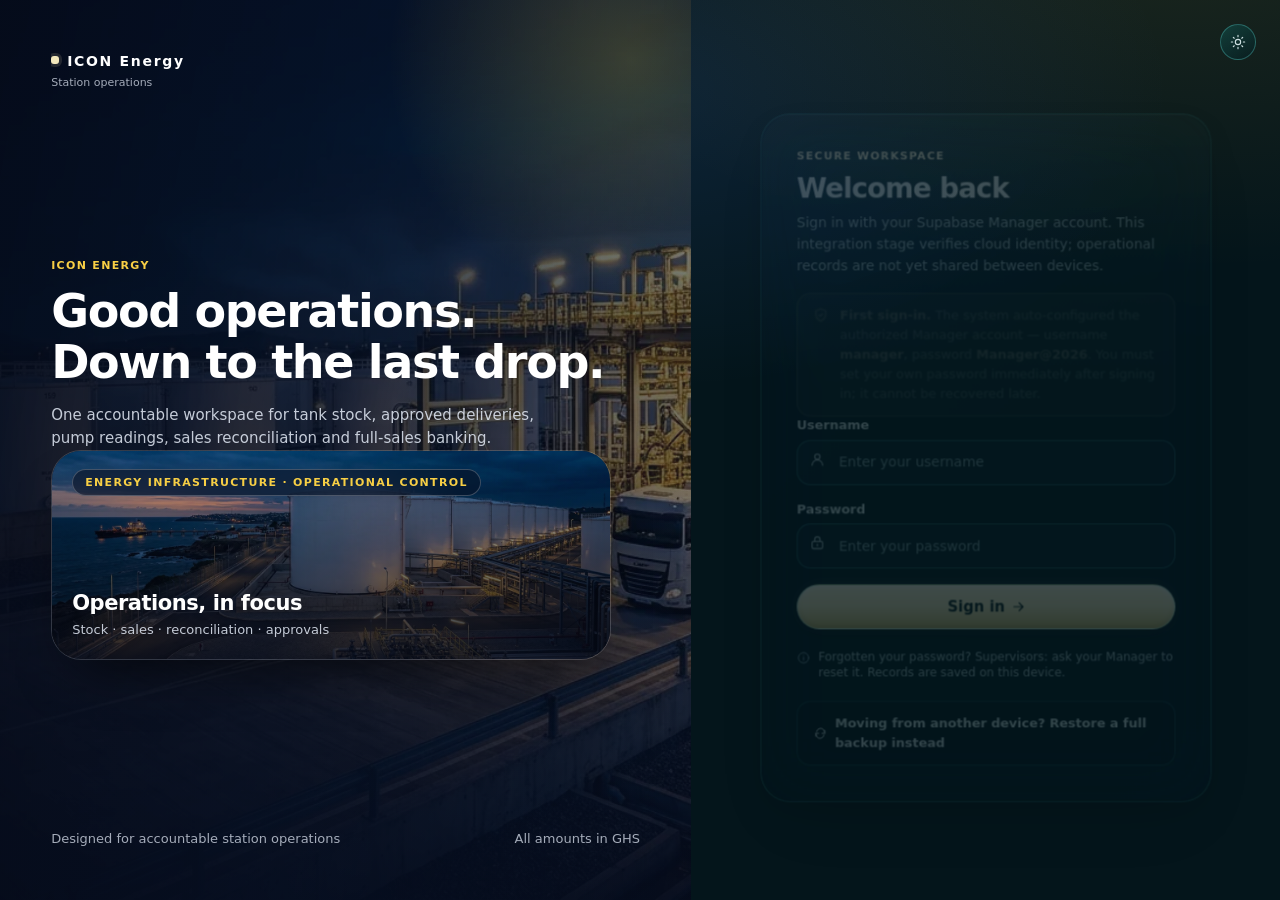
<file: index.html>
<!doctype html>
<html lang="en" data-theme="dark">
<head>
  <meta charset="utf-8">
  <meta name="viewport" content="width=device-width, initial-scale=1, viewport-fit=cover">
  <meta http-equiv="Content-Security-Policy" content="default-src 'self'; script-src 'self'; style-src 'self'; img-src 'self' data: blob:; font-src 'self'; connect-src 'self' https://tsbymtzijbwsxxxomrdo.supabase.co; object-src 'none'; base-uri 'self'; form-action 'self'">
  <meta name="referrer" content="no-referrer">
  <meta name="theme-color" content="#0b1630">
  <meta name="color-scheme" content="dark light">
  <meta name="description" content="Fuel station operations, stock and financial control workspace.">
  <title>Station Operations</title>
  <link rel="stylesheet" href="css/styles.css?v=pilot-4">
  <script src="js/supabase-config.js" defer></script>
  <script src="js/supabase-client.js" defer></script>
  <script src="js/app.js?v=pilot-4" defer></script>
</head>
<body>
  <div id="app"></div>
  <noscript><main class="noscript-message"><h1>Station Operations</h1><p>This application needs JavaScript enabled to run its workflows.</p></main></noscript>
</body>
</html>
</file>
<file: css/styles.css>
/* Station Operations — compiled stylesheet.
   Generated from css/src/ by tools/build-css.py. Edit the partials, not this file. */

/* =====================================================================
   Station Operations — Design System
   ---------------------------------------------------------------------
   01  Fonts & design tokens (dark default, light override)
   Every component reads from these variables; no component hardcodes
   theme colours. Change a token here and both themes stay consistent.
   ===================================================================== */

:root {
  color-scheme: dark;

  /* ---- Typography ------------------------------------------------- */
  --font-sans: "Inter Var", "Inter", "Segoe UI Variable Text", "Segoe UI", system-ui, -apple-system, BlinkMacSystemFont, Roboto, "Helvetica Neue", Arial, sans-serif;
  --fs-micro: 11px;      /* uppercase kickers, axis labels (min size) */
  --fs-xs: 12px;         /* table headers, badges, helper text */
  --fs-sm: 13px;         /* secondary text, table-muted, captions */
  --fs-base: 14px;       /* body, table content, inputs */
  --fs-md: 15px;         /* emphasised body, panel titles (small) */
  --fs-lg: 17px;         /* panel titles */
  --fs-xl: 21px;         /* section headings */
  --fs-2xl: 28px;        /* page titles */
  --fs-kpi: 26px;        /* numeric KPI values */
  --fs-kpi-money: 22px;  /* currency KPI values (longer strings) */
  --fs-2xl-compact: 24px; /* page titles ≤680px */
  --fs-display: 30px;    /* single hero figure inside a chart or alert (tank ring, banking amount) */
  --lh-tight: 1.2;
  --lh-snug: 1.35;
  --lh-body: 1.55;
  --fw-regular: 420;
  --fw-medium: 520;
  --fw-semibold: 620;
  --fw-bold: 700;
  --fw-heavy: 750;       /* numerals: KPI values, prices, chart centres (replaces 750/760/780/800) */
  --lh-figure: 1.1;      /* large numerals */
  --tracking-kicker: .12em;
  --tracking-title: -.022em;
  --tracking-figure: -.03em;  /* large numerals */
  --tracking-caps: .05em;     /* small uppercase labels, badges */

  /* ---- Spacing & layout ------------------------------------------ */
  /* 4px grid. Half steps (2px, 6px) are for tight inline gaps only; 1px is reserved for optical alignment. */
  --sp-05: 2px; --sp-1: 4px; --sp-15: 6px; --sp-2: 8px; --sp-3: 12px; --sp-4: 16px; --sp-5: 20px; --sp-6: 24px; --sp-7: 32px; --sp-8: 40px; --sp-9: 48px;
  --gap-grid: 16px;
  --page-pad-x: clamp(16px, 2.6vw, 36px);
  --page-pad-y: clamp(18px, 2.2vw, 30px);
  --content-max: 1640px;
  --sidebar-w: 264px;
  --sidebar-w-collapsed: 78px;
  --topbar-h: 64px;

  /* ---- Radii ------------------------------------------------------ */
  --r-bar: 3px;  /* indicator bars, meters */
  --r-xs: 6px; --r-sm: 8px; --r-md: 11px; --r-lg: 16px; --r-xl: 22px; --r-pill: 999px;

  /* ---- Motion ----------------------------------------------------- */
  --dur-1: 160ms;   /* hover, press */
  --dur-2: 240ms;   /* most transitions */
  --dur-3: 300ms;   /* page / modal entrance, theme */
  --dur-chart: 700ms;       /* chart lines and bars drawing in */
  --dur-chart-fade: 500ms;  /* chart areas, points, arcs fading in */
  --stagger: 30ms;          /* entrance stagger step between siblings */
  --dur-loop: 1s;           /* loops: spinners, saving/boot bars, alert ring, price flash */
  --dur-pulse: 2.4s;        /* ambient "live" pulses */
  --ease-out: cubic-bezier(.22, 1, .36, 1);
  --ease-in-out: cubic-bezier(.65, 0, .35, 1);
  --ease-spring: cubic-bezier(.34, 1.4, .64, 1);

  /* ---- Layers (z-index) ------------------------------------------- */
  --z-raised: 1; --z-sticky: 30; --z-sidebar: 40; --z-popover: 60; --z-bottom-nav: 80; --z-scrim: 85; --z-drawer: 90;
  --z-modal: 100; --z-palette: 140; --z-toast: 150; --z-progress: 200; --z-tooltip: 300;

  /* ---- Glass ------------------------------------------------------ */
  --blur-sm: 10px;
  --blur-md: 16px;
  --blur-lg: 24px;
  --glass-sat: 150%;

  /* ---- Dark theme palette (default) ------------------------------ */
  --bg-0: #050a15;
  --bg-1: #08101f;
  --bg-2: #0d1730;
  --backdrop-overlay: linear-gradient(180deg, rgba(5,10,21,.62) 0%, rgba(5,10,21,.86) 32%, rgba(5,10,21,.97) 62%, #050a15 100%);
  --backdrop-tint: radial-gradient(1200px 600px at 85% -10%, rgba(245,200,50,.10), transparent 60%), radial-gradient(900px 500px at -10% 10%, rgba(80,140,255,.12), transparent 60%);
  --backdrop-opacity: 1;
  /* Text on photographic bands (login art, operations hero): those bands stay dark in both themes. */
  --on-image-1: #ffffff;
  --on-image-2: rgba(226, 233, 245, .86);
  --on-image-3: rgba(226, 233, 245, .72);
  --on-strong-fill: #ffffff;   /* text on danger / navy fills */
  --on-image-fill-1: rgba(255, 255, 255, .06);  /* tiles and quiet chips on photographic bands */
  --on-image-fill-2: rgba(255, 255, 255, .08);
  --on-image-line-1: rgba(255, 255, 255, .12);  /* hairlines on photographic bands */
  --on-image-line-2: rgba(255, 255, 255, .16);
  --on-image-line-3: rgba(255, 255, 255, .22);

  --glass-1: rgba(20, 32, 58, .52);   /* light glass: hero chips, stat cards */
  --glass-2: rgba(15, 25, 47, .74);   /* panels */
  --glass-3: rgba(12, 21, 40, .93);   /* tables, forms, modals: info-dense */
  --glass-solid: #0c1528;
  --glass-sheen: linear-gradient(180deg, rgba(255,255,255,.055) 0%, rgba(255,255,255,0) 38%);
  --surface-sunken: rgba(4, 9, 20, .45);
  --surface-hover: rgba(120, 160, 230, .07);
  --surface-active: rgba(245, 200, 50, .11);
  --row-stripe: rgba(255,255,255,.018);
  --row-hover: rgba(108, 178, 255, .06);
  --row-total: rgba(245, 200, 50, .07);

  --border-1: rgba(150, 180, 230, .12);
  --border-2: rgba(150, 180, 230, .20);
  --border-3: rgba(150, 180, 230, .32);
  --border-highlight: rgba(255,255,255,.07);

  --ink-1: #f2f5fb;   /* primary text   · 16.9:1 on bg-2 */
  --ink-2: #c6cfdf;   /* secondary text · 11.6:1 */
  --ink-3: #9aa7bd;   /* muted text     · 7.2:1 */
  --ink-4: #7d8aa2;   /* placeholders / disabled · 4.9:1 */
  --ink-inverse: #0b1428;

  --accent: #f5c832;          /* brand yellow */
  --accent-strong: #ffd84f;
  --accent-ink: #141109;      /* text on accent fills */
  --accent-text: #f7cf45;     /* accent used as text */
  --accent-soft: rgba(245, 200, 50, .13);
  --accent-ring: rgba(245, 200, 50, .42);

  --primary-bg: var(--accent);
  --primary-bg-hover: var(--accent-strong);
  --primary-ink: var(--accent-ink);
  --primary-shadow: 0 6px 18px -6px rgba(245, 200, 50, .55);

  --info: #6cb2ff;      --info-soft: rgba(108, 178, 255, .14);   --info-border: rgba(108, 178, 255, .32);
  --success: #45d996;   --success-soft: rgba(69, 217, 150, .13); --success-border: rgba(69, 217, 150, .32);
  --warning: #ffad5c;   --warning-soft: rgba(255, 173, 92, .14); --warning-border: rgba(255, 173, 92, .34);
  --danger: #ff7d8c;    --danger-soft: rgba(255, 125, 140, .14); --danger-border: rgba(255, 125, 140, .34);
  --neutral: #a9b4c7;   --neutral-soft: rgba(169, 180, 199, .13);

  /* Data-viz palette (same hue roles in both themes) */
  --viz-super: #f5c832;
  --viz-diesel: #6cb2ff;
  --viz-sales: #f5c832;
  --viz-volume: #6cb2ff;
  --viz-cash: #f5c832;
  --viz-mobile: #6cb2ff;
  --viz-card: #b79bff;
  --viz-credit: #3ed6c4;
  --viz-other: #93a1b8;
  --viz-pending: #ffad5c;
  --viz-awaiting: #6cb2ff;
  --viz-received: #45d996;
  --viz-rejected: #ff7d8c;
  --viz-track: rgba(150, 180, 230, .13);
  --viz-grid: rgba(150, 180, 230, .12);
  --viz-axis: #9aa7bd;
  --viz-area-top: rgba(108, 178, 255, .34);
  --viz-area-bottom: rgba(108, 178, 255, 0);

  /* Inputs */
  --input-bg: rgba(5, 11, 24, .62);
  --input-bg-readonly: rgba(150, 180, 230, .07);
  --input-border: rgba(150, 180, 230, .22);
  --input-border-hover: rgba(150, 180, 230, .36);
  --select-arrow: url("data:image/svg+xml,%3Csvg xmlns='http://www.w3.org/2000/svg' width='12' height='12' viewBox='0 0 24 24' fill='none' stroke='%23c6cfdf' stroke-width='2.2' stroke-linecap='round' stroke-linejoin='round'%3E%3Cpath d='m6 9 6 6 6-6'/%3E%3C/svg%3E");

  /* Focus */
  --focus-ring: 0 0 0 2px var(--bg-1), 0 0 0 4px var(--accent);
  --focus-ring-inset: inset 0 0 0 2px var(--accent);

  /* Shadows */
  --shadow-1: 0 1px 2px rgba(0,0,0,.30), 0 4px 14px -6px rgba(0,0,0,.45);
  --shadow-2: 0 2px 6px rgba(0,0,0,.28), 0 18px 40px -18px rgba(0,0,0,.65);
  --shadow-3: 0 30px 80px -20px rgba(0,0,0,.75), 0 8px 24px rgba(0,0,0,.35);
  --shadow-inset: inset 0 1px 0 var(--border-highlight);

  --scrollbar: rgba(150, 180, 230, .22);
  --scrollbar-hover: rgba(150, 180, 230, .38);
  --selection: rgba(245, 200, 50, .30);
}

/* ---- Light theme -------------------------------------------------- */
html[data-theme="light"] {
  --navy-tint-1: rgba(16, 41, 90, .07);  /* light theme: selected / hover tint on glass */
  --navy-tint-2: rgba(16, 41, 90, .08);
  color-scheme: light;

  --bg-0: #e8edf5;
  --bg-1: #eff3f9;
  --bg-2: #f6f8fc;
  --backdrop-overlay: linear-gradient(180deg, rgba(239,243,249,.70) 0%, rgba(239,243,249,.90) 30%, rgba(239,243,249,.985) 58%, #eff3f9 100%);
  --backdrop-tint: radial-gradient(1100px 520px at 88% -12%, rgba(245,200,50,.20), transparent 60%), radial-gradient(900px 480px at -8% 8%, rgba(42,111,219,.12), transparent 60%);

  --glass-1: rgba(255, 255, 255, .62);
  --glass-2: rgba(255, 255, 255, .80);
  --glass-3: rgba(255, 255, 255, .95);
  --glass-solid: #ffffff;
  --glass-sheen: linear-gradient(180deg, rgba(255,255,255,.75) 0%, rgba(255,255,255,0) 40%);
  --surface-sunken: rgba(18, 38, 80, .045);
  --surface-hover: rgba(18, 38, 80, .045);
  --surface-active: rgba(242, 193, 46, .18);
  --row-stripe: rgba(18, 38, 80, .018);
  --row-hover: rgba(42, 111, 219, .05);
  --row-total: rgba(242, 193, 46, .12);

  --border-1: rgba(18, 38, 80, .09);
  --border-2: rgba(18, 38, 80, .15);
  --border-3: rgba(18, 38, 80, .26);
  --border-highlight: rgba(255,255,255,.9);

  --ink-1: #0b1730;   /* 16.4:1 on white */
  --ink-2: #2d3b57;   /* 10.6:1 */
  --ink-3: #536179;   /* 6.2:1  */
  --ink-4: #5f6c84;   /* 5.2:1 on light panels */
  --ink-inverse: #ffffff;

  --accent: #f2c12e;
  --accent-strong: #f7cd45;
  --accent-ink: #1b1505;
  --accent-text: #845a00;     /* 5.7:1 on white */
  --accent-soft: rgba(242, 193, 46, .20);
  --accent-ring: rgba(196, 140, 0, .45);

  --primary-bg: #10295a;      /* deep energy navy */
  --primary-bg-hover: #173775;
  --primary-ink: #ffffff;
  --primary-shadow: 0 8px 18px -8px rgba(16, 41, 90, .55);

  --info: #1c5fcf;      --info-soft: rgba(28, 95, 207, .09);   --info-border: rgba(28, 95, 207, .26);
  --success: #0b7a49;   --success-soft: rgba(11, 122, 73, .09); --success-border: rgba(11, 122, 73, .26);
  --warning: #a8500a;   --warning-soft: rgba(214, 120, 20, .11); --warning-border: rgba(168, 80, 10, .28);
  --danger: #c22a40;    --danger-soft: rgba(194, 42, 64, .08);  --danger-border: rgba(194, 42, 64, .26);
  --neutral: #4f5d75;   --neutral-soft: rgba(79, 93, 117, .10);

  --viz-super: #e3aa00;
  --viz-diesel: #2a6fdb;
  --viz-sales: #d99f00;
  --viz-volume: #2a6fdb;
  --viz-cash: #e3aa00;
  --viz-mobile: #2a6fdb;
  --viz-card: #7a5ae0;
  --viz-credit: #0e9f8e;
  --viz-other: #7a879c;
  --viz-pending: #e07b12;
  --viz-awaiting: #2a6fdb;
  --viz-received: #12a160;
  --viz-rejected: #d63a51;
  --viz-track: rgba(18, 38, 80, .08);
  --viz-grid: rgba(18, 38, 80, .09);
  --viz-axis: #536179;
  --viz-area-top: rgba(42, 111, 219, .24);
  --viz-area-bottom: rgba(42, 111, 219, 0);

  --input-bg: #ffffff;
  --input-bg-readonly: #f1f4f9;
  --input-border: rgba(18, 38, 80, .20);
  --input-border-hover: rgba(18, 38, 80, .34);
  --select-arrow: url("data:image/svg+xml,%3Csvg xmlns='http://www.w3.org/2000/svg' width='12' height='12' viewBox='0 0 24 24' fill='none' stroke='%232d3b57' stroke-width='2.2' stroke-linecap='round' stroke-linejoin='round'%3E%3Cpath d='m6 9 6 6 6-6'/%3E%3C/svg%3E");

  --focus-ring: 0 0 0 2px #ffffff, 0 0 0 4px #1c5fcf;
  --focus-ring-inset: inset 0 0 0 2px #1c5fcf;

  --shadow-1: 0 1px 2px rgba(16, 36, 76, .06), 0 6px 16px -8px rgba(16, 36, 76, .14);
  --shadow-2: 0 2px 6px rgba(16, 36, 76, .05), 0 18px 40px -20px rgba(16, 36, 76, .25);
  --shadow-3: 0 30px 70px -24px rgba(16, 36, 76, .38), 0 8px 24px rgba(16, 36, 76, .10);

  --scrollbar: rgba(18, 38, 80, .20);
  --scrollbar-hover: rgba(18, 38, 80, .34);
  --selection: rgba(242, 193, 46, .38);
}

/* =====================================================================
   02  Base, backdrop, typography primitives and utilities
   ===================================================================== */
*, *::before, *::after { box-sizing: border-box; }
html {
  min-width: 320px;
  background: var(--bg-1);
  -webkit-text-size-adjust: 100%;
  text-size-adjust: 100%;
  scrollbar-color: var(--scrollbar) transparent;
}
body {
  margin: 0;
  min-height: 100vh;
  color: var(--ink-1);
  background: var(--bg-1);
  font-family: var(--font-sans);
  font-size: var(--fs-base);
  font-weight: var(--fw-regular);
  line-height: var(--lh-body);
  font-feature-settings: "cv11", "ss01", "ss03";
  -webkit-font-smoothing: antialiased;
  -moz-osx-font-smoothing: grayscale;
  text-rendering: optimizeLegibility;
}
::selection { background: var(--selection); color: var(--ink-1); }
h1, h2, h3, h4, p { margin: 0; }
h1, h2, h3, h4 { color: var(--ink-1); letter-spacing: var(--tracking-title); line-height: var(--lh-tight); font-weight: var(--fw-bold); }
strong, b { font-weight: var(--fw-semibold); }
small { font-size: var(--fs-sm); }
a { color: inherit; }
img, svg { display: block; max-width: 100%; }
button, input, select, textarea { font: inherit; color: inherit; letter-spacing: inherit; }
button { cursor: pointer; -webkit-tap-highlight-color: transparent; }
button:disabled { cursor: not-allowed; }
fieldset { margin: 0; padding: 0; border: 0; min-width: 0; }
legend { padding: 0; }
hr { border: 0; }
table { font-variant-numeric: tabular-nums; }

:where(button, a, input, select, textarea, [tabindex]):focus { outline: none; }
:where(button, a, [tabindex]):focus-visible { box-shadow: var(--focus-ring); border-radius: var(--r-sm); }
[tabindex="-1"]:focus, [tabindex="-1"]:focus-visible { box-shadow: none; outline: none; }

/* Scrollbars */
*::-webkit-scrollbar { width: 10px; height: 10px; }
*::-webkit-scrollbar-track { background: transparent; }
*::-webkit-scrollbar-thumb { background: var(--scrollbar); border-radius: var(--r-sm); border: 2px solid transparent; background-clip: padding-box; }
*::-webkit-scrollbar-thumb:hover { background: var(--scrollbar-hover); background-clip: padding-box; border: 2px solid transparent; }

/* ---- Application backdrop ----------------------------------------
   Imagery sits in a fixed layer behind the shell and fades to a solid
   surface well before dense content, so tables never sit on a photo. */
.app-shell { position: relative; isolation: isolate; }
.app-shell::before,
.app-shell::after {
  content: "";
  position: fixed;
  inset: 0;
  z-index: -2;
  pointer-events: none;
}
.app-shell::before {
  background: url("../assets/images/app-backdrop.webp") center 30% / cover no-repeat;
  opacity: var(--backdrop-opacity);
}
.app-shell::after {
  z-index: -1;
  background: var(--backdrop-tint), var(--backdrop-overlay);
  transition: background var(--dur-3) var(--ease-out);
}

/* ---- Icons -------------------------------------------------------- */
.icon { display: inline-flex; align-items: center; justify-content: center; flex: none; line-height: 0; }
.icon svg { display: block; }

/* ---- Utilities ---------------------------------------------------- */
.hidden { display: none !important; }
.sr-only { position: absolute !important; width: 1px; height: 1px; padding: 0; margin: -1px; overflow: hidden; clip: rect(0 0 0 0); white-space: nowrap; border: 0; }
.text-muted { color: var(--ink-3); }
.text-danger, .text-danger strong { color: var(--danger) !important; }
.unit-label { font-size: .55em; font-weight: var(--fw-semibold); color: var(--ink-3); margin-left: var(--sp-05); letter-spacing: 0; }
.optional { color: var(--ink-4); font-weight: var(--fw-regular); }
.eyebrow {
  color: var(--accent-text);
  font-size: var(--fs-micro);
  font-weight: var(--fw-bold);
  letter-spacing: var(--tracking-kicker);
  text-transform: uppercase;
  line-height: var(--lh-snug);
}
.noscript-message { max-width: 560px; margin: 15vh auto; padding: var(--sp-7); text-align: center; }

/* Legacy hashed layout helpers emitted by app.js (kept, re-tokenised) */
.u-0467e99d { display: flex; align-items: center; gap: var(--sp-2); flex-wrap: wrap; }
.u-06381aa0 { margin-top: var(--sp-3); }
.u-0ff9c2d2, .u-99e4a6e3, .u-cee648c5 {
  margin-top: var(--sp-4); padding-top: var(--sp-3);
  border-top: 1px solid var(--border-1);
  display: flex; justify-content: space-between; align-items: baseline; gap: var(--sp-3);
  font-size: var(--fs-sm); color: var(--ink-3);
}
.u-11696618 { margin: 0; }
.u-19fb48c1, .u-59eddc67 { min-width: 0; flex: 1; }
.u-1a8c3416 { margin-bottom: var(--sp-3); }
.u-1b0f4999 { margin-top: var(--sp-4); }
.u-2b583d73 { margin-bottom: var(--gap-grid); }
.u-2b99ca65 { font-size: var(--fs-lg); }
.u-4ff818ff, .u-94aa034c, .u-b9199e22 { font-size: var(--fs-kpi-money); letter-spacing: var(--tracking-title); }
.u-56f43562 { margin-top: var(--sp-4); }
.u-607ac117 { margin-bottom: var(--sp-2); }
.u-66a83f83 { display: inline-flex; gap: var(--sp-2); flex-wrap: wrap; }
.u-688de308 { margin-bottom: var(--sp-4); }
.u-6bfd29cf { margin: 0 0 var(--sp-4); }
.u-72a981c2 { color: var(--ink-4); margin: 0 var(--sp-05); }
.u-7891572d { color: var(--ink-1); font-size: var(--fs-md); font-weight: var(--fw-bold); font-variant-numeric: tabular-nums; }
.u-792e93ca { margin: var(--sp-4) calc(var(--sp-5) * -1) calc(var(--sp-5) * -1); border-top: 1px solid var(--border-1); }
.u-8a77e5a3 { margin-top: var(--sp-2); }
.u-a753dac2 { margin-top: var(--sp-4); }
.u-aea8546b { display: flex; justify-content: space-between; align-items: baseline; gap: var(--sp-3); margin: var(--sp-4) 0 var(--sp-2); color: var(--ink-3); font-size: var(--fs-sm); }
.u-aea8546b strong { color: var(--ink-1); font-variant-numeric: tabular-nums; }
.u-b4ef084f { color: var(--ink-1); font-size: var(--fs-md); font-weight: var(--fw-bold); font-variant-numeric: tabular-nums; }
.u-d60550f6 { margin: var(--sp-4) 0; }
.u-d6758a1e { margin: 0 0 var(--sp-4); }
.u-d6f2af6e { margin-top: var(--sp-4); }
.u-e4be7f4b { display: flex; gap: var(--sp-2); margin-top: var(--sp-3); flex-wrap: wrap; }
.u-ef0b7a11 { margin-bottom: 0; }
.u-fc6e3a9c, .u-fc6e3a9c td { background: var(--row-total) !important; }
.u-fe7b4979 { margin-top: var(--sp-2); }

/* =====================================================================
   03  Controls: buttons, form fields, badges, segmented controls, callouts
   ===================================================================== */
.btn {
  --btn-bg: var(--glass-1);
  --btn-ink: var(--ink-1);
  --btn-border: var(--border-2);
  position: relative;
  display: inline-flex; align-items: center; justify-content: center; gap: var(--sp-2);
  min-height: 40px; padding: 0 var(--sp-4);
  border: 1px solid var(--btn-border); border-radius: var(--r-md);
  background: var(--btn-bg); color: var(--btn-ink);
  font-size: var(--fs-base); font-weight: var(--fw-semibold); line-height: var(--lh-tight);
  white-space: nowrap; text-decoration: none; user-select: none;
  transition: background-color var(--dur-1) var(--ease-out), border-color var(--dur-1) var(--ease-out), color var(--dur-1) var(--ease-out), box-shadow var(--dur-2) var(--ease-out), transform var(--dur-1) var(--ease-out);
}
.btn:hover { background: var(--surface-hover); border-color: var(--border-3); }
.btn:active { transform: translateY(1px) scale(.985); }
.btn:focus-visible { box-shadow: var(--focus-ring); border-radius: var(--r-md); }
.btn:disabled, .btn[aria-disabled="true"] { opacity: .5; transform: none; box-shadow: none; }
.btn .icon { margin-inline: calc(-1 * var(--sp-05)); }
.btn-primary { --btn-bg: var(--primary-bg); --btn-ink: var(--primary-ink); --btn-border: transparent; box-shadow: var(--primary-shadow); }
.btn-primary:hover { background: var(--primary-bg-hover); border-color: transparent; }
.btn-accent { --btn-bg: var(--accent-soft); --btn-ink: var(--accent-text); --btn-border: var(--accent-ring); }
.btn-accent:hover { background: var(--accent); color: var(--accent-ink); border-color: transparent; }
.btn-outline { --btn-bg: transparent; }
.btn-soft { --btn-bg: var(--surface-sunken); --btn-border: var(--border-1); }
.btn-danger { --btn-bg: var(--danger-soft); --btn-ink: var(--danger); --btn-border: var(--danger-border); }
.btn-danger:hover { background: var(--danger); color: var(--on-strong-fill); border-color: transparent; }
html[data-theme="light"] .btn-danger:hover { color: var(--on-strong-fill); }
.btn.reject { --btn-bg: var(--danger-soft); --btn-ink: var(--danger); --btn-border: var(--danger-border); }
.btn-small { min-height: 34px; padding: 0 var(--sp-3); font-size: var(--fs-sm); border-radius: var(--r-sm); }
.btn-block { width: 100%; min-height: 46px; font-size: var(--fs-md); }

.panel-link {
  display: inline-flex; align-items: center; gap: var(--sp-1);
  padding: var(--sp-15) var(--sp-3); margin: calc(-1 * var(--sp-15)) calc(-1 * var(--sp-3)) calc(-1 * var(--sp-15)) 0;
  border: 0; border-radius: var(--r-sm); background: transparent;
  color: var(--accent-text); font-size: var(--fs-sm); font-weight: var(--fw-semibold); white-space: nowrap;
  transition: background-color var(--dur-1) var(--ease-out), color var(--dur-1) var(--ease-out);
}
.panel-link:hover { background: var(--accent-soft); }
.panel-link .icon { transition: transform var(--dur-2) var(--ease-out); }
.panel-link:hover .icon { transform: translateX(2px); }
html[data-theme="light"] .panel-link { color: var(--info); }
html[data-theme="light"] .panel-link:hover { background: var(--info-soft); }

/* ---- Fields --------------------------------------------------------- */
.form-grid { display: grid; grid-template-columns: repeat(2, minmax(0, 1fr)); gap: var(--sp-4); }
.form-grid .span-2, .field.span-2 { grid-column: 1 / -1; }
.field { display: grid; gap: var(--sp-15); min-width: 0; align-content: start; }
.field > label, .field-label {
  color: var(--ink-2); font-size: var(--fs-sm); font-weight: var(--fw-semibold); line-height: var(--lh-snug);
}
.field-label { white-space: nowrap; }
.field-help { color: var(--ink-3); font-size: var(--fs-xs); line-height: var(--lh-snug); }
.field input, .field select, .field textarea,
.filter-date, .station-switcher,
input[type="text"], input[type="number"], input[type="date"], input[type="time"], input[type="password"], input[type="search"], select, textarea {
  width: 100%; min-height: 42px; padding: var(--sp-2) var(--sp-3);
  border: 1px solid var(--input-border); border-radius: var(--r-md);
  background-color: var(--input-bg); color: var(--ink-1);
  font-size: var(--fs-base); line-height: var(--lh-snug);
  transition: border-color var(--dur-1) var(--ease-out), box-shadow var(--dur-2) var(--ease-out), background-color var(--dur-2) var(--ease-out);
}
input[type="checkbox"], input[type="radio"] { width: 18px; height: 18px; min-height: 0; padding: 0; accent-color: var(--accent); flex: none; }
html[data-theme="light"] input[type="checkbox"], html[data-theme="light"] input[type="radio"] { accent-color: var(--primary-bg); }
input[type="file"] { width: 100%; padding: var(--sp-2); border: 1px dashed var(--input-border); border-radius: var(--r-md); background: var(--surface-sunken); color: var(--ink-2); font-size: var(--fs-sm); }
input[type="file"]::file-selector-button { margin-right: var(--sp-3); padding: var(--sp-15) var(--sp-3); border: 1px solid var(--border-2); border-radius: var(--r-sm); background: var(--glass-1); color: var(--ink-1); font: inherit; font-weight: var(--fw-semibold); cursor: pointer; }
textarea { min-height: 84px; resize: vertical; }
select { appearance: none; padding-right: var(--sp-7); background-image: var(--select-arrow); background-repeat: no-repeat; background-position: right 12px center; }
input::placeholder, textarea::placeholder { color: var(--ink-4); opacity: 1; }
input:hover, select:hover, textarea:hover { border-color: var(--input-border-hover); }
input:focus, select:focus, textarea:focus { outline: none; border-color: var(--accent); box-shadow: 0 0 0 3px var(--accent-ring); }
html[data-theme="light"] input:focus, html[data-theme="light"] select:focus, html[data-theme="light"] textarea:focus { border-color: var(--info); box-shadow: 0 0 0 3px var(--info-soft); }
input[type="checkbox"]:focus, input[type="radio"]:focus { box-shadow: none; }
input[type="checkbox"]:focus-visible, input[type="radio"]:focus-visible { box-shadow: var(--focus-ring); }
input.readonly, input[readonly], .readonly { background-color: var(--input-bg-readonly); color: var(--ink-2); border-style: dashed; }
input:invalid:not(:placeholder-shown):not(:focus) { border-color: var(--danger-border); }
input[type="number"] { font-variant-numeric: tabular-nums; }
input[type="date"]::-webkit-calendar-picker-indicator, input[type="time"]::-webkit-calendar-picker-indicator { opacity: .7; cursor: pointer; }
html[data-theme="dark"] input[type="date"]::-webkit-calendar-picker-indicator, html[data-theme="dark"] input[type="time"]::-webkit-calendar-picker-indicator { filter: invert(.85); }
.filter-date { width: auto; min-width: 150px; min-height: 38px; }

.input-wrap { position: relative; }
.input-wrap .leading { position: absolute; left: 13px; top: 50%; transform: translateY(-50%); color: var(--ink-3); pointer-events: none; }
.input-wrap input { padding-left: 42px; min-height: 46px; }

.form-divider { height: 1px; margin: var(--sp-5) 0; background: var(--border-1); }
.modal-section-title { margin: var(--sp-5) 0 var(--sp-3); color: var(--ink-2); font-size: var(--fs-xs); font-weight: var(--fw-bold); letter-spacing: var(--tracking-kicker); text-transform: uppercase; }

.payment-fields { display: grid; grid-template-columns: repeat(5, minmax(0, 1fr)); gap: var(--sp-3); }
.calc-strip { display: grid; grid-template-columns: repeat(3, minmax(0, 1fr)); gap: var(--sp-3); margin-top: var(--sp-4); }
.calc-cell { padding: var(--sp-3) var(--sp-4); border: 1px solid var(--border-1); border-radius: var(--r-md); background: var(--surface-sunken); }
.calc-cell span { display: block; color: var(--ink-3); font-size: var(--fs-xs); font-weight: var(--fw-medium); }
.calc-cell strong { display: block; margin-top: var(--sp-05); color: var(--ink-1); font-size: var(--fs-lg); font-variant-numeric: tabular-nums; letter-spacing: var(--tracking-title); }

.check-row { display: flex; align-items: flex-start; gap: var(--sp-3); padding: var(--sp-3); border: 1px solid var(--border-1); border-radius: var(--r-md); background: var(--surface-sunken); cursor: pointer; transition: border-color var(--dur-1) var(--ease-out), background-color var(--dur-1) var(--ease-out); }
.check-row:hover { border-color: var(--border-3); }
.check-row input { margin-top: var(--sp-05); }
.check-row strong { display: block; font-size: var(--fs-base); }
.check-row span { display: block; color: var(--ink-3); font-size: var(--fs-sm); }

/* ---- Badges ---------------------------------------------------------- */
.badge {
  --b-ink: var(--neutral); --b-bg: var(--neutral-soft);
  display: inline-flex; align-items: center; gap: var(--sp-15);
  min-height: 24px; padding: var(--sp-05) var(--sp-2);
  border: 1px solid color-mix(in srgb, var(--b-ink) 28%, transparent); border-radius: var(--r-pill);
  background: var(--b-bg); color: var(--b-ink);
  font-size: var(--fs-xs); font-weight: var(--fw-semibold); line-height: var(--lh-tight); white-space: nowrap;
}
.badge.green { --b-ink: var(--success); --b-bg: var(--success-soft); }
.badge.amber { --b-ink: var(--warning); --b-bg: var(--warning-soft); }
.badge.red { --b-ink: var(--danger); --b-bg: var(--danger-soft); }
.badge.blue { --b-ink: var(--info); --b-bg: var(--info-soft); }
.badge.plum { --b-ink: var(--viz-card); --b-bg: color-mix(in srgb, var(--viz-card) 14%, transparent); }
.badge.gray { --b-ink: var(--neutral); --b-bg: var(--neutral-soft); }
html[data-theme="light"] .badge.plum { --b-ink: #5b3fc4; }

.tone-success { color: var(--success); background: var(--success-soft); }
.tone-warning { color: var(--warning); background: var(--warning-soft); }
.tone-alert { color: var(--danger); background: var(--danger-soft); }
.variance-ok { color: var(--success); font-weight: var(--fw-semibold); }
.variance-pos { color: var(--success); font-weight: var(--fw-semibold); }
.variance-neg { color: var(--danger); font-weight: var(--fw-semibold); }

/* ---- Segmented controls --------------------------------------------- */
.segmented {
  display: inline-flex; align-items: center; gap: var(--sp-05); max-width: 100%; overflow-x: auto;
  padding: var(--sp-1); border: 1px solid var(--border-1); border-radius: var(--r-md);
  background: var(--surface-sunken); scrollbar-width: none;
}
.segmented::-webkit-scrollbar { display: none; }
.segment, .segmented-option {
  display: inline-flex; align-items: center; justify-content: center; gap: var(--sp-15);
  min-height: 30px; padding: 0 var(--sp-3); border: 0; border-radius: var(--r-sm);
  background: transparent; color: var(--ink-3);
  font-size: var(--fs-sm); font-weight: var(--fw-semibold); white-space: nowrap;
  transition: background-color var(--dur-2) var(--ease-out), color var(--dur-1) var(--ease-out), box-shadow var(--dur-2) var(--ease-out);
}
.segment:hover, .segmented-option:hover { color: var(--ink-1); background: var(--surface-hover); }
.segment.active, .segmented-option.active { background: var(--glass-solid); color: var(--ink-1); box-shadow: var(--shadow-1), inset 0 0 0 1px var(--border-2); }
html[data-theme="dark"] .segment.active, html[data-theme="dark"] .segmented-option.active { background: rgba(245, 200, 50, .14); color: var(--accent-text); box-shadow: inset 0 0 0 1px var(--accent-ring); }

/* ---- Callouts / inline messages -------------------------------------- */
.callout {
  display: flex; align-items: flex-start; gap: var(--sp-3);
  padding: var(--sp-3) var(--sp-4); margin-top: var(--sp-4);
  border: 1px solid var(--info-border); border-radius: var(--r-md);
  background: var(--info-soft); color: var(--ink-2);
  font-size: var(--fs-sm); line-height: var(--lh-body);
}
.callout > .icon { margin-top: var(--sp-05); color: var(--info); }
.callout strong { color: var(--ink-1); }
.callout.form-warning, .form-warning { border-color: var(--warning-border); background: var(--warning-soft); }
.callout.form-warning > .icon, .form-warning > .icon { color: var(--warning); }
.callout.form-success, .form-success { border-color: var(--success-border); background: var(--success-soft); }
.callout.form-success > .icon, .form-success > .icon { color: var(--success); }
.form-warning:not(.callout), .form-success:not(.callout) { display: flex; gap: var(--sp-2); align-items: flex-start; padding: var(--sp-3); margin-top: var(--sp-3); border: 1px solid; border-radius: var(--r-md); font-size: var(--fs-sm); color: var(--ink-2); }
.form-warning.hidden { display: none !important; }
.callout.reconcile-note { border-color: var(--border-1); background: var(--surface-sunken); }
.callout.reconcile-note > .icon { color: var(--accent-text); }
.permission-lock { display: inline-flex; align-items: center; gap: var(--sp-15); padding: var(--sp-15) var(--sp-3); border-radius: var(--r-sm); background: var(--neutral-soft); color: var(--ink-3); font-size: var(--fs-sm); font-weight: var(--fw-medium); }

.mono { font-family: ui-monospace, "SF Mono", "Cascadia Mono", Menlo, Consolas, monospace; font-size: .92em; letter-spacing: 0; }
.plain-list { margin: var(--sp-2) 0 0; padding-left: var(--sp-5); color: var(--ink-2); font-size: var(--fs-sm); }
.plain-list li + li { margin-top: var(--sp-1); }
.kv-list { display: grid; gap: 0; margin: var(--sp-4) 0 0; border: 1px solid var(--border-1); border-radius: var(--r-md); overflow: hidden; }
.kv-list > div { display: flex; justify-content: space-between; gap: var(--sp-4); padding: var(--sp-3) var(--sp-4); }
.kv-list > div + div { border-top: 1px solid var(--border-1); }
.kv-list dt { color: var(--ink-3); font-size: var(--fs-sm); }
.kv-list dd { margin: 0; color: var(--ink-1); font-size: var(--fs-sm); font-weight: var(--fw-semibold); text-align: right; font-variant-numeric: tabular-nums; overflow-wrap: anywhere; }

/* =====================================================================
   04  Login — imagery is used here, behind a strong overlay
   ===================================================================== */
.login-page {
  position: relative; isolation: isolate;
  display: grid; grid-template-columns: minmax(0, 1.08fr) minmax(420px, .92fr);
  min-height: 100vh; min-height: 100dvh;
  background: var(--bg-1);
}
.login-art {
  position: relative; overflow: hidden;
  display: flex; flex-direction: column; justify-content: space-between; gap: var(--sp-7);
  min-height: 100vh; min-height: 100dvh; padding: clamp(28px, 4vw, 56px);
  color: #f2f5fb;
  background: #071024 url("../assets/images/login-hero.webp") center / cover no-repeat;
}
.login-art::before {
  content: ""; position: absolute; inset: 0; z-index: 0;
  background:
    linear-gradient(100deg, rgba(5, 10, 24, .94) 0%, rgba(6, 14, 32, .82) 46%, rgba(6, 14, 32, .48) 100%),
    linear-gradient(0deg, rgba(5, 10, 24, .88) 0%, rgba(5, 10, 24, 0) 46%);
}
.login-art::after {
  content: ""; position: absolute; z-index: 0; width: 520px; height: 520px; right: -200px; top: -200px; border-radius: 50%;
  background: radial-gradient(circle, rgba(245, 200, 50, .22), rgba(245, 200, 50, 0) 66%);
}
.login-brand, .login-story, .login-art-foot, .login-art-visual { position: relative; z-index: var(--z-raised); }
.login-brand .brand-word { color: var(--on-image-1); }
.login-brand .brand-tagline { color: var(--on-image-3); }
.login-story { max-width: 600px; }
.login-story .eyebrow { color: #f7cf45; }
.login-story h1 { margin-top: var(--sp-3); color: var(--on-image-1); font-size: clamp(32px, 3.6vw, 48px); line-height: var(--lh-figure); letter-spacing: var(--tracking-figure); font-weight: var(--fw-heavy); text-wrap: balance; }
.login-story p { margin-top: var(--sp-4); max-width: 520px; color: var(--on-image-2); font-size: var(--fs-md); line-height: var(--lh-body); }
.login-art-visual {
  max-width: 560px; height: 210px; margin: 0; overflow: hidden;
  border: 1px solid var(--on-image-line-2); border-radius: var(--r-xl);
  box-shadow: 0 30px 60px -30px rgba(0, 0, 0, .8);
}
.login-operations-photo { width: 100%; height: 100%; object-fit: cover; }
.login-art-visual::after { content: ""; position: absolute; inset: 0; background: linear-gradient(180deg, rgba(5, 10, 24, .2), rgba(5, 10, 24, .82)); }
.fuel-visual-caption, .visual-stat { position: absolute; z-index: var(--z-raised); left: 20px; }
.fuel-visual-caption { top: 18px; padding: var(--sp-1) var(--sp-3); border: 1px solid var(--on-image-line-3); border-radius: var(--r-pill); background: rgba(8, 16, 34, .55); backdrop-filter: blur(var(--blur-sm)); -webkit-backdrop-filter: blur(var(--blur-sm)); color: #f7cf45; font-size: var(--fs-micro); font-weight: var(--fw-bold); letter-spacing: var(--tracking-kicker); text-transform: uppercase; }
.visual-stat { bottom: 18px; right: 20px; }
.visual-stat strong { display: block; color: var(--on-image-1); font-size: var(--fs-xl); letter-spacing: var(--tracking-title); }
.visual-stat span { color: var(--on-image-2); font-size: var(--fs-sm); }
.login-art-foot { display: flex; justify-content: space-between; flex-wrap: wrap; gap: var(--sp-4); color: var(--on-image-3); font-size: var(--fs-sm); }

.login-main {
  position: relative; display: grid; place-items: center;
  padding: clamp(24px, 4vw, 56px) clamp(16px, 4vw, 56px);
  background: var(--backdrop-tint), var(--bg-1);
}
.login-card {
  position: relative; width: 100%; max-width: 460px; padding: clamp(24px, 3vw, 36px);
  border: 1px solid var(--border-2); border-radius: var(--r-xl);
  background: var(--glass-sheen), var(--glass-3);
  backdrop-filter: blur(var(--blur-lg)) saturate(var(--glass-sat)); -webkit-backdrop-filter: blur(var(--blur-lg)) saturate(var(--glass-sat));
  box-shadow: var(--shadow-3), var(--shadow-inset);
}
.login-card h2 { font-size: var(--fs-2xl); letter-spacing: var(--tracking-figure); }
.login-lead { margin-top: var(--sp-2); color: var(--ink-3); font-size: var(--fs-base); }
.login-mobile-brand { display: none; margin-bottom: var(--sp-5); }
.login-main > .login-theme-btn { position: absolute; top: clamp(14px, 2vw, 24px); right: clamp(14px, 2vw, 24px); z-index: calc(var(--z-raised) + 1); }
.login-theme-btn {
  display: inline-grid; place-items: center; width: 38px; height: 38px;
  border: 1px solid var(--border-2); border-radius: var(--r-md); background: var(--glass-1); color: var(--ink-2);
  transition: background-color var(--dur-1) var(--ease-out), color var(--dur-1) var(--ease-out);
}
.login-theme-btn:hover { color: var(--ink-1); background: var(--surface-hover); }
.login-card form { display: grid; gap: var(--sp-4); }
.login-error { min-height: 0; color: var(--danger); font-size: var(--fs-sm); font-weight: var(--fw-medium); }
.login-error:empty { display: none; }
.login-legal { margin-top: var(--sp-5); color: var(--ink-4); font-size: var(--fs-xs); text-align: center; }

/* Help line under the sign-in and setup forms */
.login-help { display: flex; align-items: flex-start; gap: var(--sp-2); margin-top: var(--sp-5); color: var(--ink-3); font-size: var(--fs-xs); line-height: var(--lh-snug); }
.login-help > .icon { flex: none; margin-top: var(--sp-05); color: var(--ink-4); }

/* ---- First-launch setup (shares the sign-in layout) ---- */
.setup-page { grid-template-columns: minmax(0, .82fr) minmax(560px, 1.18fr); }
.setup-page .login-main { place-items: start center; }
.setup-card { max-width: 760px; }
.setup-card form { gap: var(--sp-5); }
#setup-form { margin-top: var(--sp-5); }
.setup-section { min-width: 0; margin: 0; padding: var(--sp-4) 0 0; border: 0; border-top: 1px solid var(--border-1); }
.setup-section legend { display: flex; align-items: center; gap: var(--sp-2); padding: 0 var(--sp-2) 0 0; margin-bottom: var(--sp-3); color: var(--ink-1); font-size: var(--fs-md); font-weight: var(--fw-bold); }
.setup-step { display: inline-grid; place-items: center; width: 24px; height: 24px; border-radius: var(--r-pill); background: var(--accent-soft); color: var(--accent-text); font-size: var(--fs-xs); font-weight: var(--fw-bold); }
.setup-tank-grid { display: grid; grid-template-columns: repeat(2, minmax(0, 1fr)); gap: var(--sp-3); }
.setup-tank { position: relative; display: grid; gap: var(--sp-3); align-content: start; padding: var(--sp-4); border: 1px solid var(--border-1); border-radius: var(--r-md); background: var(--surface-sunken); }
.setup-tank::before { content: ""; position: absolute; left: 0; top: var(--sp-3); bottom: var(--sp-3); width: 3px; border-radius: 0 var(--r-bar) var(--r-bar) 0; background: var(--viz-diesel); }
.setup-tank.super::before { background: var(--viz-super); }
.setup-tank > strong { color: var(--ink-1); font-size: var(--fs-base); }
.setup-restore { margin-top: var(--sp-5); padding: var(--sp-3) var(--sp-4); border: 1px solid var(--border-1); border-radius: var(--r-md); background: var(--surface-sunken); }
.setup-restore summary { display: flex; align-items: center; gap: var(--sp-2); color: var(--ink-2); font-size: var(--fs-sm); font-weight: var(--fw-semibold); cursor: pointer; }
.setup-restore[open] summary { margin-bottom: var(--sp-3); }
.setup-restore form { gap: var(--sp-3); }
.setup-note { margin: var(--sp-3) 0 0; }

/* =====================================================================
   05  Application shell: sidebar (collapsible / drawer), topbar
   Page gutter values are mirrored by chartWidth() in app.js:
   >1024px: 28px · 681–1024px: 20px · ≤680px: 14px; content max 1480px.
   ===================================================================== */
.app-shell {
  --page-x: 28px;
  --sb-w: var(--sidebar-w);
  display: grid;
  grid-template-columns: var(--sb-w) minmax(0, 1fr);
  min-height: 100vh; min-height: 100dvh;
  transition: grid-template-columns var(--dur-3) var(--ease-out);
}
.app-shell.is-collapsed { --sb-w: var(--sidebar-w-collapsed); }

.skip-link { position: fixed; left: 12px; top: -60px; z-index: var(--z-progress); padding: var(--sp-3) var(--sp-4); border-radius: var(--r-md); background: var(--primary-bg); color: var(--primary-ink); font-weight: var(--fw-semibold); text-decoration: none; transition: top var(--dur-2) var(--ease-out); }
.skip-link:focus { top: 12px; }

/* ---- Sidebar --------------------------------------------------------- */
.sidebar {
  position: sticky; top: 0; z-index: var(--z-sidebar);
  display: flex; flex-direction: column;
  width: var(--sb-w); height: 100vh; height: 100dvh;
  padding: var(--sp-5) var(--sp-4) var(--sp-4);
  overflow: hidden auto; overscroll-behavior: contain;
  border-right: 1px solid var(--border-1);
  background: var(--glass-sheen), var(--glass-2);
  backdrop-filter: blur(var(--blur-lg)) saturate(var(--glass-sat)); -webkit-backdrop-filter: blur(var(--blur-lg)) saturate(var(--glass-sat));
  box-shadow: var(--shadow-inset);
  scrollbar-width: thin;
  transition: width var(--dur-3) var(--ease-out), padding var(--dur-3) var(--ease-out), transform var(--dur-3) var(--ease-out), background-color var(--dur-3) var(--ease-out);
}
.sidebar-top { display: flex; align-items: center; justify-content: space-between; gap: var(--sp-2); min-height: 44px; padding: 0 var(--sp-1) 0 var(--sp-2); }
.brand-lockup { display: grid; gap: 1px; min-width: 0; overflow: hidden; }
.brand-word { color: var(--ink-1); font-size: var(--fs-base); font-weight: var(--fw-heavy); letter-spacing: var(--tracking-kicker); white-space: nowrap; }
.brand-word::before { content: ""; display: inline-block; width: 8px; height: 8px; margin-right: var(--sp-2); border-radius: var(--r-bar); background: var(--accent); vertical-align: 2px; box-shadow: 0 0 0 3px var(--accent-soft); }
.brand-tagline { color: var(--ink-3); font-size: var(--fs-micro); white-space: nowrap; overflow: hidden; text-overflow: ellipsis; }
.sidebar-collapse, .sidebar-close, .sidebar-logout, .topbar-icon-btn {
  position: relative; display: inline-grid; place-items: center; flex: none;
  width: 36px; height: 36px; padding: 0;
  border: 1px solid var(--border-1); border-radius: var(--r-md);
  background: var(--glass-1); color: var(--ink-2);
  transition: background-color var(--dur-1) var(--ease-out), color var(--dur-1) var(--ease-out), border-color var(--dur-1) var(--ease-out), transform var(--dur-1) var(--ease-out);
}
.sidebar-collapse:hover, .sidebar-close:hover, .sidebar-logout:hover, .topbar-icon-btn:hover { color: var(--ink-1); background: var(--surface-hover); border-color: var(--border-3); }
.sidebar-collapse:active, .sidebar-close:active, .sidebar-logout:active, .topbar-icon-btn:active { transform: scale(.95); }
.sidebar-collapse { width: 30px; height: 30px; border-radius: var(--r-sm); }
.sidebar-collapse .icon { transform: rotate(180deg); transition: transform var(--dur-3) var(--ease-out); }
.is-collapsed .sidebar-collapse .icon { transform: rotate(0deg); }
.sidebar-close { display: none; }

.station-chip {
  display: flex; align-items: center; gap: var(--sp-3); margin: var(--sp-5) 0 var(--sp-15); padding: var(--sp-3) var(--sp-3);
  border: 1px solid var(--border-1); border-radius: var(--r-md); background: var(--surface-sunken);
  overflow: hidden; white-space: nowrap;
}
.station-chip > div { min-width: 0; }
.station-chip strong { display: block; overflow: hidden; text-overflow: ellipsis; font-size: var(--fs-sm); }
.station-chip span:not(.station-dot) { display: block; overflow: hidden; text-overflow: ellipsis; color: var(--ink-3); font-size: var(--fs-xs); }
.station-dot { flex: none; width: 9px; height: 9px; border-radius: 50%; background: var(--success); box-shadow: 0 0 0 3px var(--success-soft); }
.nav-label { margin: var(--sp-4) var(--sp-3) var(--sp-15); color: var(--ink-3); font-size: var(--fs-micro); font-weight: var(--fw-bold); letter-spacing: var(--tracking-kicker); text-transform: uppercase; white-space: nowrap; transition: opacity var(--dur-2) var(--ease-out); }
.side-nav { display: grid; gap: var(--sp-05); }
.nav-item {
  position: relative; display: flex; align-items: center; gap: var(--sp-3);
  width: 100%; min-height: 40px; padding: 0 var(--sp-3);
  border: 0; border-radius: var(--r-md); background: transparent;
  color: var(--ink-2); font-size: var(--fs-base); font-weight: var(--fw-medium); text-align: left; white-space: nowrap;
  transition: background-color var(--dur-1) var(--ease-out), color var(--dur-1) var(--ease-out);
}
.nav-item .icon { color: var(--ink-3); transition: color var(--dur-1) var(--ease-out); }
.nav-item:hover { background: var(--surface-hover); color: var(--ink-1); }
.nav-item:hover .icon { color: var(--ink-1); }
.nav-item.active { background: var(--surface-active); color: var(--ink-1); font-weight: var(--fw-semibold); }
.nav-item.active .icon { color: var(--accent-text); }
.nav-item.active::before { content: ""; position: absolute; left: -14px; top: 9px; bottom: 9px; width: 3px; border-radius: 0 var(--r-bar) var(--r-bar) 0; background: var(--accent); }
html[data-theme="light"] .nav-item.active::before { background: var(--primary-bg); }
html[data-theme="light"] .nav-item.active .icon { color: var(--primary-bg); }
.nav-text { flex: 1; min-width: 0; overflow: hidden; text-overflow: ellipsis; transition: opacity var(--dur-2) var(--ease-out); }
.nav-count { display: inline-grid; place-items: center; min-width: 20px; height: 20px; padding: 0 var(--sp-15); border-radius: var(--r-pill); background: var(--accent); color: var(--accent-ink); font-size: var(--fs-micro); font-weight: var(--fw-bold); font-variant-numeric: tabular-nums; }
.side-spacer { flex: 1; min-height: 16px; }
.sidebar-note { margin-bottom: var(--sp-3); padding: var(--sp-3); border: 1px solid var(--border-1); border-radius: var(--r-md); background: var(--surface-sunken); }
.sidebar-note-top { display: flex; align-items: center; justify-content: space-between; }
.sidebar-note strong { font-size: var(--fs-sm); }
.sidebar-note p { margin-top: var(--sp-1); color: var(--ink-3); font-size: var(--fs-xs); line-height: var(--lh-body); }
.live-dot { display: inline-block; flex: none; width: 8px; height: 8px; border-radius: 50%; background: var(--success); box-shadow: 0 0 0 0 var(--success-soft); animation: live-pulse var(--dur-pulse) var(--ease-out) infinite; }
@keyframes live-pulse { 0% { box-shadow: 0 0 0 0 color-mix(in srgb, var(--success) 45%, transparent); } 70%, 100% { box-shadow: 0 0 0 7px transparent; } }
.sidebar-user { display: flex; align-items: center; gap: var(--sp-3); padding: var(--sp-3); border: 1px solid var(--border-1); border-radius: var(--r-md); background: var(--glass-1); }
.avatar { display: grid; place-items: center; flex: none; width: 34px; height: 34px; border-radius: 50%; background: linear-gradient(135deg, var(--accent), #e7a800); color: var(--accent-ink); font-size: var(--fs-xs); font-weight: var(--fw-bold); }
.sidebar-user-info { flex: 1; min-width: 0; }
.sidebar-user-info strong { display: block; overflow: hidden; text-overflow: ellipsis; white-space: nowrap; font-size: var(--fs-sm); }
.sidebar-user-info span { display: block; color: var(--ink-3); font-size: var(--fs-xs); white-space: nowrap; }
.sidebar-logout { width: 32px; height: 32px; }

/* Collapsed rail (desktop only) */
@media (min-width: 1025px) {
  .is-collapsed .sidebar { padding-inline: var(--sp-3); }
  .is-collapsed .sidebar-top { flex-direction: column; padding: 0; gap: var(--sp-3); }
  .is-collapsed .brand-lockup { width: 30px; }
  .is-collapsed .brand-word { font-size: 0; letter-spacing: 0; }
  .is-collapsed .brand-word::before { width: 12px; height: 12px; margin: 0 var(--sp-2); }
  .is-collapsed .brand-tagline, .is-collapsed .nav-text, .is-collapsed .sidebar-note, .is-collapsed .sidebar-user-info, .is-collapsed .station-chip > div { display: none; }
  .is-collapsed .nav-label { opacity: 0; height: 0; margin: var(--sp-3) 0 0; overflow: hidden; }
  .is-collapsed .station-chip { justify-content: center; padding: var(--sp-3) 0; }
  .is-collapsed .nav-item { justify-content: center; padding: 0; }
  .is-collapsed .nav-item.active::before { left: -12px; }
  .is-collapsed .nav-count { position: absolute; top: 2px; right: 4px; min-width: 16px; height: 16px; padding: 0 var(--sp-1); font-size: var(--fs-micro); }
  .is-collapsed .sidebar-user { flex-direction: column; padding: var(--sp-2) 0; }
}

.drawer-scrim { display: none; }

/* ---- Workspace + topbar --------------------------------------------- */
.workspace { min-width: 0; display: flex; flex-direction: column; }
.topbar {
  position: sticky; top: 0; z-index: var(--z-sticky);
  display: flex; align-items: center; justify-content: space-between; gap: var(--sp-4);
  min-height: var(--topbar-h); padding: var(--sp-3) var(--page-x);
  border-bottom: 1px solid var(--border-1);
  background: color-mix(in srgb, var(--bg-1) 72%, transparent);
  backdrop-filter: blur(var(--blur-md)) saturate(var(--glass-sat)); -webkit-backdrop-filter: blur(var(--blur-md)) saturate(var(--glass-sat));
}
.topbar-left, .topbar-right { display: flex; align-items: center; gap: var(--sp-3); min-width: 0; }
.topbar-left { flex: 1 1 auto; }
.topbar-right { flex: 0 1 auto; justify-content: flex-end; }
.drawer-toggle { display: none; }
.topbar-page-context { min-width: 0; }
.topbar-kicker { overflow: hidden; color: var(--ink-3); font-size: var(--fs-xs); white-space: nowrap; text-overflow: ellipsis; }
.topbar-sep { margin: 0 var(--sp-1); color: var(--ink-4); }
.topbar-title { overflow: hidden; color: var(--ink-1); font-size: var(--fs-md); font-weight: var(--fw-semibold); white-space: nowrap; text-overflow: ellipsis; }
.station-switcher-wrap { position: relative; display: block; flex: none; }
.station-switcher { width: 200px; min-height: 38px; padding-block: var(--sp-15); padding-left: var(--sp-7); font-weight: var(--fw-semibold); background-color: var(--glass-1); }
.station-switcher-wrap > .icon:not(:last-child) { position: absolute; left: 12px; top: 50%; transform: translateY(-50%); color: var(--accent-text); pointer-events: none; z-index: var(--z-raised); }
.station-switcher-wrap > .icon:last-child { display: none; }
.business-date, .role-pill {
  display: inline-flex; align-items: center; gap: var(--sp-15); flex: none;
  min-height: 34px; padding: 0 var(--sp-3); border: 1px solid var(--border-1); border-radius: var(--r-pill);
  background: var(--glass-1); color: var(--ink-2); font-size: var(--fs-sm); font-weight: var(--fw-medium); white-space: nowrap;
}
.role-pill { color: var(--info); background: var(--info-soft); border-color: var(--info-border); font-weight: var(--fw-semibold); }
.role-pill.manager { color: var(--accent-text); background: var(--accent-soft); border-color: var(--accent-ring); }
.topbar-bank-action { min-height: 36px; padding: 0 var(--sp-3); font-size: var(--fs-sm); }
.notification-dot { position: absolute; top: -5px; right: -5px; display: grid; place-items: center; min-width: 18px; height: 18px; padding: 0 var(--sp-15); border: 2px solid var(--bg-1); border-radius: var(--r-pill); background: var(--info); color: #fff; font-size: var(--fs-micro); font-weight: var(--fw-bold); line-height: 1; box-sizing: content-box; }
.notification-dot.is-urgent { background: var(--danger); }
html[data-theme="dark"] .notification-dot { color: #08101f; }
.notif-wrap { position: relative; }

/* Save status chip */
.save-status {
  display: inline-flex; align-items: center; gap: var(--sp-15); flex: none;
  min-height: 34px; padding: 0 var(--sp-3); border: 1px solid var(--border-1); border-radius: var(--r-pill);
  background: var(--glass-1); color: var(--ink-2); font-size: var(--fs-xs); font-weight: var(--fw-semibold); white-space: nowrap;
  transition: color var(--dur-2) var(--ease-out), background-color var(--dur-2) var(--ease-out), border-color var(--dur-2) var(--ease-out);
}
.save-status:hover { border-color: var(--border-3); }
.save-status.is-saved .icon { color: var(--success); }
.save-status.is-saving .icon, .save-status.is-boot .icon { color: var(--info); animation: spin var(--dur-loop) linear infinite; }
.save-status.is-backup { color: var(--success); background: var(--success-soft); border-color: var(--success-border); }
.save-status.is-error, .save-status.is-unavailable { color: var(--danger); background: var(--danger-soft); border-color: var(--danger-border); }
.save-status.is-conflict { color: var(--info); background: var(--info-soft); border-color: var(--info-border); }
@keyframes spin { to { transform: rotate(360deg); } }

/* Banking pill (topbar) */
.banking-pill {
  display: inline-flex; align-items: center; gap: var(--sp-2); flex: none;
  min-height: 36px; padding: 0 var(--sp-3) 0 var(--sp-3); border: 1px solid var(--warning-border); border-radius: var(--r-pill);
  background: var(--warning-soft); color: var(--warning); text-align: left;
  transition: background-color var(--dur-1) var(--ease-out), transform var(--dur-1) var(--ease-out);
}
.banking-pill:hover { background: color-mix(in srgb, var(--warning) 22%, transparent); }
.banking-pill:active { transform: scale(.98); }
.banking-pill.is-due { color: var(--danger); background: var(--danger-soft); border-color: var(--danger-border); }
.banking-pill.is-due:hover { background: color-mix(in srgb, var(--danger) 22%, transparent); }
.banking-pill.is-due .icon { animation: bell-nudge var(--dur-pulse) var(--ease-out) infinite; }
.banking-pill.is-pending { color: var(--info); background: var(--info-soft); border-color: var(--info-border); }
.banking-pill-text { display: grid; line-height: var(--lh-figure); }
.banking-pill-text small { font-size: var(--fs-micro); font-weight: var(--fw-semibold); letter-spacing: var(--tracking-caps); text-transform: uppercase; opacity: .9; }
.banking-pill-text strong { font-size: var(--fs-sm); font-variant-numeric: tabular-nums; }
@keyframes bell-nudge { 0%, 86%, 100% { transform: rotate(0); } 89% { transform: rotate(-12deg); } 93% { transform: rotate(10deg); } 96% { transform: rotate(-6deg); } }

/* ---- Page content ---------------------------------------------------- */
.page-content {
  width: 100%; max-width: calc(1480px + 2 * var(--page-x)); margin-inline: auto;
  padding: var(--page-pad-y) var(--page-x) var(--sp-6);
  flex: 1;
}
.page-footer-note { display: flex; justify-content: space-between; flex-wrap: wrap; gap: var(--sp-2) var(--sp-4); margin-top: var(--sp-7); padding-top: var(--sp-4); border-top: 1px solid var(--border-1); color: var(--ink-3); font-size: var(--fs-xs); }
.storage-chip { display: inline-flex; align-items: center; gap: var(--sp-15); }

/* =====================================================================
   06  Page structure: headings, operations hero, price board, panels,
       KPI cards, grids, banking banner, alert & activity lists
   Panel padding (22px · 17px ≤680px) is mirrored by chartWidth().
   ===================================================================== */
.page-head { display: flex; align-items: flex-end; justify-content: space-between; flex-wrap: wrap; gap: var(--sp-4) var(--sp-6); margin-bottom: var(--sp-6); }
.page-head > div:first-child { min-width: 0; flex: 1 1 420px; }
.page-head h1, .ops-hero h1 { margin-top: var(--sp-15); font-size: var(--fs-2xl); letter-spacing: var(--tracking-figure); text-wrap: balance; }
.page-head p { margin-top: var(--sp-15); max-width: 760px; color: var(--ink-3); font-size: var(--fs-base); }
.page-actions { display: flex; align-items: center; flex-wrap: wrap; gap: var(--sp-2); }

/* ---- Operations hero (imagery with overlay; same dark band in both themes) */
.ops-hero {
  position: relative; isolation: isolate; overflow: hidden;
  display: grid; grid-template-columns: minmax(0, 1fr) auto; align-items: center; gap: var(--sp-6);
  margin-bottom: var(--gap-grid); padding: clamp(20px, 2.4vw, 30px);
  border: 1px solid rgba(255, 255, 255, .10); border-radius: var(--r-xl);
  background: #0a1430 url("../assets/images/station-operations.webp") center 40% / cover no-repeat;
  color: #e9eef8; box-shadow: var(--shadow-2);
}
.ops-hero::before { content: ""; position: absolute; inset: 0; z-index: -1; background: linear-gradient(100deg, rgba(6, 13, 31, .96) 0%, rgba(8, 18, 42, .90) 42%, rgba(8, 18, 42, .62) 100%); }
.ops-hero.is-manager { background-image: url("../assets/images/energy-facility.webp"); }
.ops-hero .eyebrow { color: #f7cf45; }
.ops-hero h1 { color: var(--on-image-1); }
.ops-hero p { margin-top: var(--sp-15); max-width: 620px; color: var(--on-image-2); }
.ops-hero .page-actions { margin-top: var(--sp-4); }
.ops-hero .btn { --btn-bg: var(--on-image-fill-2); --btn-ink: #f2f5fb; --btn-border: var(--on-image-line-3); backdrop-filter: blur(var(--blur-sm)); -webkit-backdrop-filter: blur(var(--blur-sm)); }
.ops-hero .btn:hover { background: var(--on-image-line-2); border-color: rgba(255, 255, 255, .34); }
.ops-hero .btn-primary { --btn-bg: #f5c832; --btn-ink: #141109; --btn-border: transparent; box-shadow: 0 6px 18px -6px rgba(245, 200, 50, .55); }
.ops-hero .btn-primary:hover { background: #ffd84f; }
.ops-hero .btn:focus-visible { box-shadow: 0 0 0 2px #0a1430, 0 0 0 4px #f5c832; }

/* Price board (top-right of the Operations page) */
.price-board {
  min-width: 340px; padding: var(--sp-4); border: 1px solid var(--on-image-line-2); border-radius: var(--r-lg);
  background: rgba(10, 20, 44, .58); backdrop-filter: blur(var(--blur-md)) saturate(140%); -webkit-backdrop-filter: blur(var(--blur-md)) saturate(140%);
  box-shadow: inset 0 1px 0 var(--on-image-fill-2);
}
.price-board-head { display: flex; justify-content: space-between; align-items: center; gap: var(--sp-3); margin-bottom: var(--sp-3); font-size: var(--fs-xs); }
.price-live { display: inline-flex; align-items: center; gap: var(--sp-2); color: #e9eef8; font-weight: var(--fw-semibold); letter-spacing: var(--tracking-caps); }
.price-updated { color: var(--on-image-3); }
.price-tiles { display: grid; grid-template-columns: 1fr 1fr; gap: var(--sp-3); }
.price-tile { position: relative; display: grid; gap: 1px; padding: var(--sp-3) var(--sp-4) var(--sp-3); border: 1px solid var(--on-image-line-1); border-radius: var(--r-md); background: rgba(255, 255, 255, .05); overflow: hidden; }
.price-tile::after { content: ""; position: absolute; left: 0; right: 0; top: 0; height: 3px; background: var(--tile-accent); }
.price-tile.super { --tile-accent: #f5c832; }
.price-tile.diesel { --tile-accent: #6cb2ff; }
.price-fuel { display: inline-flex; align-items: center; gap: var(--sp-2); color: var(--on-image-2); font-size: var(--fs-xs); font-weight: var(--fw-semibold); letter-spacing: var(--tracking-caps); text-transform: uppercase; }
.price-value { color: var(--on-image-1); font-size: var(--fs-kpi); font-weight: var(--fw-heavy); letter-spacing: var(--tracking-figure); line-height: var(--lh-figure); font-variant-numeric: tabular-nums; }
.price-value small { margin-right: var(--sp-1); color: var(--on-image-3); font-size: var(--fs-xs); font-weight: var(--fw-semibold); letter-spacing: var(--tracking-caps); }
.price-unit { color: var(--on-image-3); font-size: var(--fs-xs); }
.price-delta { justify-self: start; margin-top: var(--sp-15); padding: 1px var(--sp-2); border-radius: var(--r-pill); font-size: var(--fs-micro); font-weight: var(--fw-semibold); font-variant-numeric: tabular-nums; }
.price-delta.up { color: #ffb4bd; background: rgba(255, 125, 140, .16); }
.price-delta.down { color: #8ff0c0; background: rgba(69, 217, 150, .16); }
.price-delta.flat { color: var(--on-image-3); background: var(--on-image-fill-1); }
.price-board.is-updated .price-tile { animation: price-flash var(--dur-loop) var(--ease-out) 1; }
@keyframes price-flash { 0% { box-shadow: 0 0 0 0 rgba(245, 200, 50, 0); } 25% { box-shadow: 0 0 0 3px rgba(245, 200, 50, .55); background: rgba(245, 200, 50, .14); } 100% { box-shadow: 0 0 0 0 rgba(245, 200, 50, 0); } }
.fuel-dot { display: inline-block; flex: none; width: 8px; height: 8px; border-radius: 50%; background: var(--viz-other); }
.fuel-dot.super, .fuel-dot.petrol { background: var(--viz-super); }
.fuel-dot.diesel { background: var(--viz-diesel); }
.price-tile .fuel-dot.super { background: #f5c832; }
.price-tile .fuel-dot.diesel { background: #6cb2ff; }

/* ---- Panels ------------------------------------------------------------ */
.panel {
  position: relative; min-width: 0; padding: var(--sp-6);
  border: 1px solid var(--border-1); border-radius: var(--r-lg);
  background: var(--glass-sheen), var(--glass-2);
  backdrop-filter: blur(var(--blur-md)) saturate(var(--glass-sat)); -webkit-backdrop-filter: blur(var(--blur-md)) saturate(var(--glass-sat));
  box-shadow: var(--shadow-1), var(--shadow-inset);
  transition: border-color var(--dur-2) var(--ease-out), background-color var(--dur-3) var(--ease-out);
}
.panel.no-pad { padding: 0; overflow: hidden; background: var(--glass-sheen), var(--glass-3); }
.panel + .panel, .panel + .content-grid, .content-grid + .panel, .content-grid + .content-grid, .stats-grid + .panel, .stats-grid + .content-grid, .pump-section + .content-grid { margin-top: var(--gap-grid); }
.panel-head { display: flex; align-items: flex-start; justify-content: space-between; flex-wrap: wrap; gap: var(--sp-3); margin-bottom: var(--sp-4); }
.panel-head > div:first-child { min-width: 0; flex: 1 1 220px; }
.panel-title { color: var(--ink-1); font-size: var(--fs-lg); font-weight: var(--fw-bold); letter-spacing: var(--tracking-title); line-height: var(--lh-snug); }
h2.panel-title { margin: 0; }
.panel-subtitle { margin-top: var(--sp-1); color: var(--ink-3); font-size: var(--fs-sm); line-height: var(--lh-snug); }
.panel-total { display: flex; justify-content: space-between; align-items: baseline; gap: var(--sp-3); margin-top: var(--sp-4); padding-top: var(--sp-3); border-top: 1px solid var(--border-1); color: var(--ink-3); font-size: var(--fs-sm); }
.panel-total strong { color: var(--ink-1); font-size: var(--fs-lg); font-variant-numeric: tabular-nums; }
.shift-status { display: inline-flex; align-items: center; gap: var(--sp-2); color: var(--ink-3); font-size: var(--fs-xs); font-weight: var(--fw-semibold); }

/* ---- Grids -------------------------------------------------------------- */
.content-grid { display: grid; grid-template-columns: minmax(0, 1.55fr) minmax(0, 1fr); gap: var(--gap-grid); align-items: start; }
.content-grid.equal { grid-template-columns: repeat(2, minmax(0, 1fr)); }
.content-grid.three, .three { grid-template-columns: repeat(3, minmax(0, 1fr)); }
.content-grid > .panel { height: 100%; }
.stats-grid { display: grid; grid-template-columns: repeat(4, minmax(0, 1fr)); gap: var(--gap-grid); margin-bottom: var(--gap-grid); }
.stats-grid.five { grid-template-columns: repeat(5, minmax(0, 1fr)); }
.stats-grid.three { grid-template-columns: repeat(3, minmax(0, 1fr)); }

/* ---- KPI cards ------------------------------------------------------------ */
.stat-card {
  position: relative; display: flex; flex-direction: column; gap: var(--sp-3); min-width: 0; padding: var(--sp-4) var(--sp-5);
  border: 1px solid var(--border-1); border-radius: var(--r-lg);
  background: var(--glass-sheen), var(--glass-1);
  backdrop-filter: blur(var(--blur-md)) saturate(var(--glass-sat)); -webkit-backdrop-filter: blur(var(--blur-md)) saturate(var(--glass-sat));
  box-shadow: var(--shadow-1), var(--shadow-inset);
  transition: transform var(--dur-2) var(--ease-out), border-color var(--dur-2) var(--ease-out), box-shadow var(--dur-2) var(--ease-out);
}
html[data-theme="light"] .stat-card { background: var(--glass-sheen), var(--glass-2); }
.stat-card:hover { transform: translateY(-2px); border-color: var(--border-2); box-shadow: var(--shadow-2), var(--shadow-inset); }
.stat-top { display: flex; align-items: flex-start; justify-content: space-between; gap: var(--sp-2); }
.stat-label { color: var(--ink-2); font-size: var(--fs-sm); font-weight: var(--fw-semibold); line-height: var(--lh-snug); }
.stat-icon { display: grid; place-items: center; flex: none; width: 34px; height: 34px; border-radius: var(--r-md); background: var(--accent-soft); color: var(--accent-text); }
.stat-icon.tone-success { background: var(--success-soft); color: var(--success); }
.stat-icon.tone-warning { background: var(--warning-soft); color: var(--warning); }
.stat-icon.tone-alert { background: var(--danger-soft); color: var(--danger); }
.stat-value { color: var(--ink-1); font-size: var(--fs-kpi); font-weight: var(--fw-heavy); letter-spacing: var(--tracking-figure); line-height: var(--lh-figure); font-variant-numeric: tabular-nums; overflow-wrap: anywhere; }
.stat-money { font-size: var(--fs-kpi-money); letter-spacing: var(--tracking-figure); }
.stat-foot { margin-top: auto; color: var(--ink-3); font-size: var(--fs-xs); line-height: var(--lh-body); }
.stat-foot strong { color: var(--ink-2); }

/* ---- Banking banner ---------------------------------------------------------- */
.banking-banner {
  --bb: var(--danger); --bb-soft: var(--danger-soft); --bb-border: var(--danger-border);
  display: flex; align-items: center; gap: var(--sp-4); margin-bottom: var(--gap-grid); padding: var(--sp-4) var(--sp-4);
  border: 1px solid var(--bb-border); border-left: 4px solid var(--bb); border-radius: var(--r-lg);
  background: linear-gradient(90deg, var(--bb-soft), transparent 70%), var(--glass-3);
  box-shadow: var(--shadow-1);
}
.banking-banner.is-pending { --bb: var(--info); --bb-soft: var(--info-soft); --bb-border: var(--info-border); }
.banking-banner-icon { display: grid; place-items: center; flex: none; width: 38px; height: 38px; border-radius: var(--r-md); background: var(--bb-soft); color: var(--bb); }
.banking-banner > div:nth-child(2) { flex: 1; min-width: 0; }
.banking-banner strong { display: block; color: var(--ink-1); font-size: var(--fs-md); }
.banking-banner span:not(.icon):not(.banking-banner-icon) { display: block; margin-top: var(--sp-05); color: var(--ink-2); font-size: var(--fs-sm); }
.banking-banner-actions { display: flex; flex-wrap: wrap; gap: var(--sp-2); flex: none; }

/* ---- Alerts / activity ---------------------------------------------------------- */
.alert-list, .recent-list { display: grid; gap: var(--sp-05); }
.alert-item { display: flex; align-items: flex-start; gap: var(--sp-3); padding: var(--sp-3); border-radius: var(--r-md); transition: background-color var(--dur-1) var(--ease-out); }
.alert-item + .alert-item { border-top: 1px solid var(--border-1); border-radius: 0; }
.alert-item:hover { background: var(--surface-hover); }
.alert-icon { display: grid; place-items: center; flex: none; width: 30px; height: 30px; border-radius: var(--r-sm); background: var(--info-soft); color: var(--info); }
.alert-icon.warning { background: var(--warning-soft); color: var(--warning); }
.alert-icon.success { background: var(--success-soft); color: var(--success); }
.alert-icon.danger { background: var(--danger-soft); color: var(--danger); }
.alert-item strong { display: block; color: var(--ink-1); font-size: var(--fs-base); line-height: var(--lh-snug); }
.alert-item p { margin-top: var(--sp-05); color: var(--ink-2); font-size: var(--fs-sm); line-height: var(--lh-body); }
.alert-item button { margin-top: var(--sp-2); }
.alert-item > div > button:not(.btn) { padding: 0; border: 0; background: none; color: var(--accent-text); font-size: var(--fs-sm); font-weight: var(--fw-semibold); }
html[data-theme="light"] .alert-item > div > button:not(.btn) { color: var(--info); }
.recent-row { display: flex; align-items: flex-start; gap: var(--sp-3); padding: var(--sp-3) var(--sp-1); }
.recent-row + .recent-row { border-top: 1px solid var(--border-1); }
.recent-icon { display: grid; place-items: center; flex: none; width: 30px; height: 30px; border-radius: 50%; background: var(--surface-sunken); color: var(--ink-2); border: 1px solid var(--border-1); }
.recent-row > div { flex: 1; min-width: 0; }
.recent-row strong { display: block; font-size: var(--fs-sm); line-height: var(--lh-snug); }
.recent-row span { display: block; color: var(--ink-3); font-size: var(--fs-xs); overflow-wrap: anywhere; }
.recent-row time { flex: none; color: var(--ink-3); font-size: var(--fs-xs); white-space: nowrap; font-variant-numeric: tabular-nums; }

.empty, .table-empty, .global-approval-empty, .station-assignment-empty, .comparison-no-data { padding: var(--sp-6) var(--sp-4); color: var(--ink-3); font-size: var(--fs-sm); text-align: center; }

/* =====================================================================
   07  Tables & toolbars — strongest surface opacity, never on imagery
   ===================================================================== */
.table-toolbar {
  display: flex; align-items: center; justify-content: space-between; flex-wrap: wrap; gap: var(--sp-3) var(--sp-4);
  padding: var(--sp-4) var(--sp-6); border-bottom: 1px solid var(--border-1);
}
.toolbar-left, .toolbar-right { display: flex; align-items: center; flex-wrap: wrap; gap: var(--sp-3); min-width: 0; }
.toolbar-left { flex: 1 1 320px; }
.toolbar-left > div { min-width: 0; }
.toolbar-right { justify-content: flex-end; }
.table-wrap { position: relative; width: 100%; overflow-x: auto; overscroll-behavior-x: contain; scrollbar-width: thin; }
.table-wrap table { width: 100%; min-width: 720px; border-collapse: separate; border-spacing: 0; font-size: var(--fs-base); }
.table-wrap thead th {
  position: sticky; top: 0; z-index: var(--z-raised);
  padding: var(--sp-3) var(--sp-4); border-bottom: 1px solid var(--border-2);
  background: color-mix(in srgb, var(--glass-solid) 94%, var(--ink-1) 6%);
  color: var(--ink-2); font-size: var(--fs-xs); font-weight: var(--fw-semibold); letter-spacing: var(--tracking-caps); text-align: left; white-space: nowrap; vertical-align: bottom;
}
.table-wrap thead th:first-child, .table-wrap tbody td:first-child { padding-left: var(--sp-6); }
.table-wrap thead th:last-child, .table-wrap tbody td:last-child { padding-right: var(--sp-6); }
.table-wrap tbody td { padding: var(--sp-3) var(--sp-4); border-bottom: 1px solid var(--border-1); color: var(--ink-1); vertical-align: top; line-height: var(--lh-body); font-variant-numeric: tabular-nums; white-space: nowrap; }
.table-wrap tbody td .table-muted { white-space: normal; min-width: 110px; max-width: 280px; }
.table-wrap tbody td.table-empty, .table-wrap tbody td.wrap, .table-wrap tbody td:last-child { white-space: normal; }
.table-wrap tbody td:last-child { min-width: 180px; }
.table-wrap tbody tr { transition: background-color var(--dur-1) var(--ease-out); }
.table-wrap tbody tr:nth-child(even) td { background: var(--row-stripe); }
.table-wrap tbody tr:hover td { background: var(--row-hover); }
.table-wrap tbody tr:last-child td { border-bottom: 0; }
.table-wrap td strong { font-weight: var(--fw-semibold); }
.table-muted { display: block; color: var(--ink-3); font-size: var(--fs-xs); line-height: var(--lh-snug); }
.table-ref { display: inline-block; padding: 1px var(--sp-2); border: 1px solid var(--border-1); border-radius: var(--r-xs); background: var(--surface-sunken); color: var(--ink-2); font-family: ui-monospace, "SF Mono", Menlo, Consolas, monospace; font-size: var(--fs-xs); white-space: nowrap; }
.table-wrap td.table-empty { padding: var(--sp-7) var(--sp-4); text-align: center; color: var(--ink-3); }
.table-wrap tr.is-total td, .table-wrap tr.total td { background: var(--row-total) !important; font-weight: var(--fw-semibold); }
.row-actions { display: flex; align-items: center; flex-wrap: wrap; gap: var(--sp-15); }
.panel:not(.no-pad) > .table-wrap { margin-inline: calc(-1 * var(--sp-6)); width: calc(100% + 2 * var(--sp-6)); }

/* "Show more" footer for long logs (audit trail) */
.table-more {
  display: flex; flex-wrap: wrap; align-items: center; gap: var(--sp-2) var(--sp-4);
  padding: var(--sp-3) var(--sp-5);
  border-top: 1px solid var(--border-1);
  font-size: var(--fs-sm); color: var(--ink-3);
}
.table-more-count { font-weight: var(--fw-semibold); color: var(--ink-2); }
.table-more-count:focus-visible { outline: none; box-shadow: var(--focus-ring); border-radius: var(--r-xs); }
.table-more-note { margin-left: auto; }
@media (max-width: 680px) { .table-more-note { margin-left: 0; flex-basis: 100%; } }

/* =====================================================================
   08  Operations visuals: pump/dispenser cards, tanks, fuel bars, tenders
   ===================================================================== */
/* ---- Pump section -------------------------------------------------------- */
.pump-section { margin-top: 0; margin-bottom: var(--gap-grid); }
.pump-summary { display: grid; grid-template-columns: repeat(auto-fit, minmax(190px, 1fr)); gap: var(--sp-3); margin-bottom: var(--sp-4); }
.pump-chip { position: relative; display: grid; gap: var(--sp-05); min-width: 0; padding: var(--sp-3) var(--sp-4) var(--sp-3) var(--sp-4); border: 1px solid var(--border-1); border-radius: var(--r-md); background: var(--surface-sunken); overflow: hidden; }
.pump-chip::before { content: ""; position: absolute; left: 0; top: 10px; bottom: 10px; width: 3px; border-radius: 0 var(--r-bar) var(--r-bar) 0; background: var(--chip, var(--border-3)); }
.pump-chip.super { --chip: var(--viz-super); }
.pump-chip.diesel { --chip: var(--viz-diesel); }
.pump-chip.total { --chip: var(--success); }
.pump-chip-label { color: var(--ink-3); font-size: var(--fs-xs); font-weight: var(--fw-semibold); letter-spacing: var(--tracking-caps); text-transform: uppercase; }
.pump-chip strong { color: var(--ink-1); font-size: var(--fs-xl); font-weight: var(--fw-heavy); letter-spacing: var(--tracking-title); line-height: var(--lh-tight); font-variant-numeric: tabular-nums; }
.pump-chip-sub { color: var(--ink-3); font-size: var(--fs-xs); }
.pump-chip-value { color: var(--ink-1); font-size: var(--fs-sm); font-weight: var(--fw-semibold); font-variant-numeric: tabular-nums; }
.pump-grid { display: grid; grid-template-columns: repeat(auto-fit, minmax(min(100%, 300px), 1fr)); gap: var(--sp-3); }
.pump-card {
  display: flex; flex-direction: column; min-width: 0; border: 1px solid var(--border-1); border-radius: var(--r-lg);
  background: var(--glass-3); overflow: hidden;
  transition: border-color var(--dur-2) var(--ease-out), transform var(--dur-2) var(--ease-out), box-shadow var(--dur-2) var(--ease-out);
}
.pump-card:hover { border-color: var(--border-2); transform: translateY(-2px); box-shadow: var(--shadow-2); }
.pump-card.is-inactive { opacity: .72; }
.pump-card-head { display: flex; align-items: center; gap: var(--sp-3); padding: var(--sp-3) var(--sp-4); border-bottom: 1px solid var(--border-1); background: var(--surface-sunken); }
.pump-icon { display: grid; place-items: center; flex: none; width: 34px; height: 34px; border-radius: var(--r-md); background: var(--accent-soft); color: var(--accent-text); }
.pump-card-title { flex: 1; min-width: 0; }
.pump-card-title strong { display: block; font-size: var(--fs-md); }
.pump-card-title small { display: block; color: var(--ink-3); font-size: var(--fs-xs); }
.pump-card-total { text-align: right; }
.pump-card-total strong { display: block; font-size: var(--fs-md); font-variant-numeric: tabular-nums; }
.pump-card-total small { display: block; color: var(--ink-3); font-size: var(--fs-xs); font-variant-numeric: tabular-nums; }
.pump-nozzles { display: grid; gap: 0; }
.pump-nozzle { display: grid; gap: var(--sp-2); padding: var(--sp-3) var(--sp-4); }
.pump-nozzle + .pump-nozzle { border-top: 1px dashed var(--border-1); }
.pump-nozzle-top { display: flex; align-items: center; gap: var(--sp-2); flex-wrap: wrap; }
.pump-nozzle-id { color: var(--ink-2); font-size: var(--fs-xs); font-weight: var(--fw-semibold); }
.pump-flag { margin-left: auto; padding: 1px var(--sp-2); border-radius: var(--r-pill); background: var(--warning-soft); color: var(--warning); font-size: var(--fs-micro); font-weight: var(--fw-semibold); }
.fuel-tag { display: inline-flex; align-items: center; gap: var(--sp-15); padding: var(--sp-05) var(--sp-2); border-radius: var(--r-pill); font-size: var(--fs-micro); font-weight: var(--fw-bold); letter-spacing: var(--tracking-caps); text-transform: uppercase; }
.fuel-tag.super { background: color-mix(in srgb, var(--viz-super) 18%, transparent); color: var(--accent-text); }
.fuel-tag.diesel { background: var(--info-soft); color: var(--info); }
.pump-nozzle-figures { display: grid; grid-template-columns: 1fr 1fr; gap: var(--sp-3); }
.pump-nozzle-figures > span { display: grid; min-width: 0; }
.pump-nozzle-figures small { color: var(--ink-3); font-size: var(--fs-xs); }
.pump-nozzle-figures strong { color: var(--ink-1); font-size: var(--fs-md); font-variant-numeric: tabular-nums; overflow-wrap: anywhere; }
.pump-meter, .tank-progress, .bar-track, .progress-track, .storage-meter, .manager-chart-track, .comparison-bar-track, .manager-overview-meter {
  position: relative; height: 8px; border-radius: var(--r-pill); background: var(--viz-track); overflow: hidden;
}
.pump-meter { height: 6px; }
.pump-meter > span, .tank-progress > span, .bar-track > span, .progress-track > span, .storage-meter > span, .manager-chart-fill, .comparison-bar-fill, .manager-overview-meter > span {
  display: block; height: 100%; border-radius: inherit; background: var(--accent);
  transform-origin: left center;
}
.pump-nozzle.super .pump-meter > span { background: var(--viz-super); }
.pump-nozzle.diesel .pump-meter > span { background: var(--viz-diesel); }
.pump-rate { color: var(--ink-3); font-size: var(--fs-xs); line-height: var(--lh-snug); }

/* ---- Tanks ------------------------------------------------------------------ */
.tank-list { display: grid; gap: var(--sp-3); }
.tank-row { padding: var(--sp-4); border: 1px solid var(--border-1); border-radius: var(--r-md); background: var(--surface-sunken); }
.tank-row-top { display: flex; align-items: center; justify-content: space-between; gap: var(--sp-3); margin-bottom: var(--sp-3); }
.tank-name { display: flex; align-items: center; gap: var(--sp-3); min-width: 0; }
.tank-name strong { display: block; font-size: var(--fs-base); }
.tank-name span:not(.tank-symbol):not(.icon) { display: block; color: var(--ink-3); font-size: var(--fs-xs); }
.tank-symbol { display: grid; place-items: center; flex: none; width: 34px; height: 34px; border-radius: var(--r-md); background: var(--info-soft); color: var(--info); }
.tank-figures { text-align: right; }
.tank-figures strong { display: block; font-size: var(--fs-md); font-variant-numeric: tabular-nums; }
.tank-figures span { display: block; color: var(--ink-3); font-size: var(--fs-xs); font-variant-numeric: tabular-nums; }
.tank-progress { height: 10px; }
.tank-progress > span { background: linear-gradient(90deg, var(--viz-diesel), color-mix(in srgb, var(--viz-diesel) 60%, #fff)); }
.tank-progress.super > span { background: linear-gradient(90deg, var(--viz-super), color-mix(in srgb, var(--viz-super) 70%, #fff)); }
.tank-row-foot { display: flex; justify-content: space-between; flex-wrap: wrap; gap: var(--sp-1) var(--sp-3); margin-top: var(--sp-2); color: var(--ink-3); font-size: var(--fs-xs); }

/* Tank pie (manager stock reconciliation) */
.tank-recon-layout { display: grid; grid-template-columns: minmax(300px, 1fr) minmax(280px, 1fr); gap: var(--sp-5); align-items: center; }
.tank-pie-wrap { display: flex; align-items: center; justify-content: center; gap: var(--sp-5); min-width: 0; }
.tank-pie-chart { width: min(100%, 220px); flex: none; }
.tank-pie-svg { width: 100%; height: auto; overflow: visible; }
.tank-pie-track { fill: none; stroke: var(--viz-track); }
.tank-pie-stock { fill: none; stroke-linecap: round; transition: stroke-dashoffset var(--dur-chart) var(--ease-out); }
.tank-pie-stock.super { stroke: var(--viz-super); }
.tank-pie-stock.diesel { stroke: var(--viz-diesel); }
.tank-pie-value { fill: var(--ink-1); font-size: var(--fs-display); font-weight: var(--fw-heavy); letter-spacing: var(--tracking-figure); font-family: var(--font-sans); }
.tank-pie-unit { fill: var(--ink-3); font-size: var(--fs-sm); font-weight: var(--fw-semibold); font-family: var(--font-sans); }
.tank-pie-legend { display: grid; gap: var(--sp-3); min-width: 150px; }
.tank-pie-legend > div { display: flex; align-items: flex-start; gap: var(--sp-2); }
.tank-pie-legend strong { display: block; font-size: var(--fs-md); font-variant-numeric: tabular-nums; }
.tank-pie-legend small { display: block; color: var(--ink-3); font-size: var(--fs-xs); }
.tank-pie-key { width: 10px; height: 10px; margin-top: var(--sp-15); flex: none; border-radius: var(--r-bar); background: var(--viz-track); }
.tank-pie-key.super { background: var(--viz-super); }
.tank-pie-key.diesel { background: var(--viz-diesel); }
.tank-pie-key.empty { background: var(--viz-track); box-shadow: inset 0 0 0 1px var(--border-2); }
.tank-recon-details { display: grid; grid-template-columns: repeat(2, minmax(0, 1fr)); gap: var(--sp-3); }
.tank-recon-detail { min-height: 92px; padding: var(--sp-3) var(--sp-4); border: 1px solid var(--border-1); border-radius: var(--r-md); background: var(--surface-sunken); }
.tank-recon-detail span { display: block; color: var(--ink-3); font-size: var(--fs-xs); font-weight: var(--fw-semibold); }
.tank-recon-detail strong { display: block; margin-top: var(--sp-1); font-size: var(--fs-lg); font-variant-numeric: tabular-nums; }
.tank-recon-detail small { display: block; margin-top: var(--sp-05); color: var(--ink-3); font-size: var(--fs-xs); line-height: var(--lh-snug); }

/* ---- Revenue / fuel bars ----------------------------------------------------- */
.bar-compare { display: grid; gap: var(--sp-4); }
.bar-item { display: grid; grid-template-columns: minmax(110px, 160px) minmax(0, 1fr) auto; align-items: center; gap: var(--sp-3); }
.bar-label { color: var(--ink-1); font-size: var(--fs-sm); font-weight: var(--fw-semibold); line-height: var(--lh-snug); }
.bar-label .text-muted { display: block; font-size: var(--fs-xs); font-weight: var(--fw-regular); }
.bar-track { height: 12px; }
.bar-item:nth-child(1) .bar-track > span { background: var(--viz-super); }
.bar-item:nth-child(2) .bar-track > span { background: var(--viz-diesel); }
.bar-value { color: var(--ink-1); font-size: var(--fs-sm); font-weight: var(--fw-semibold); font-variant-numeric: tabular-nums; text-align: right; white-space: nowrap; }
.progress-track > span { background: var(--success); }
.storage-meter { height: 10px; margin-top: var(--sp-3); }
.storage-meter > span { background: linear-gradient(90deg, var(--success), var(--warning)); }

/* ---- Tenders ----------------------------------------------------------------- */
.payment-list { display: grid; gap: var(--sp-05); }
.payment-line { display: flex; align-items: center; gap: var(--sp-3); padding: var(--sp-2) 0; font-size: var(--fs-sm); }
.payment-line + .payment-line { border-top: 1px solid var(--border-1); }
.payment-line span:not(.payment-swatch) { flex: 1; color: var(--ink-2); }
.payment-line strong { font-variant-numeric: tabular-nums; }
.payment-swatch { flex: none; width: 10px; height: 10px; border-radius: var(--r-bar); background: var(--viz-other); }
.payment-line:nth-child(1) .payment-swatch { background: var(--viz-cash); }
.payment-line:nth-child(2) .payment-swatch { background: var(--viz-mobile); }
.payment-line:nth-child(3) .payment-swatch { background: var(--viz-card); }
.payment-line:nth-child(4) .payment-swatch { background: var(--viz-credit); }
.payment-line:nth-child(5) .payment-swatch { background: var(--viz-other); }
.cash-dot, .mobile-dot, .card-dot, .credit-dot, .other-dot { display: inline-block; flex: none; width: 9px; height: 9px; border-radius: var(--r-bar); }
.cash-dot { background: var(--viz-cash); } .mobile-dot { background: var(--viz-mobile); } .card-dot { background: var(--viz-card); } .credit-dot { background: var(--viz-credit); } .other-dot { background: var(--viz-other); }
.tender-stack { display: flex; height: 12px; border-radius: var(--r-pill); overflow: hidden; background: var(--viz-track); }
.tender-stack > .cash { background: var(--viz-cash); } .tender-stack > .mobile { background: var(--viz-mobile); } .tender-stack > .card { background: var(--viz-card); } .tender-stack > .credit { background: var(--viz-credit); } .tender-stack > .other { background: var(--viz-other); }

/* =====================================================================
   09  Charts (SVG rendered by app.js from saved records only)
   Colours come from --viz-* tokens so both themes stay in step.
   ===================================================================== */
.chart-panel { display: flex; flex-direction: column; }
.chart-host { position: relative; width: 100%; min-width: 0; }
.chart-svg { display: block; width: 100%; height: auto; overflow: visible; font-family: var(--font-sans); }
.chart-grid { stroke: var(--viz-grid); stroke-width: 1; shape-rendering: crispEdges; }
.chart-grid.baseline { stroke: var(--border-2); }
.chart-axis { fill: var(--viz-axis); font-size: var(--fs-micro); font-weight: var(--fw-medium); font-variant-numeric: tabular-nums; }
.chart-axis-title { fill: var(--ink-3); font-size: var(--fs-micro); font-weight: var(--fw-semibold); letter-spacing: var(--tracking-caps); }
.grad-volume-start { stop-color: var(--viz-area-top); }
.grad-volume-end { stop-color: var(--viz-area-bottom); }
.chart-area { fill: url(#trend-area-fill); stroke: none; }
.chart-line { fill: none; stroke-width: 2.4; stroke-linecap: round; stroke-linejoin: round; }
.chart-line.volume { stroke: var(--viz-volume); }
.chart-line.sales { stroke: var(--viz-sales); }
.chart-point { stroke: var(--glass-solid); stroke-width: 2; transition: r var(--dur-1) var(--ease-out); }
.chart-point.volume { fill: var(--viz-volume); }
.chart-point.sales { fill: var(--viz-sales); }
.chart-hit { fill: transparent; cursor: crosshair; outline: none; }
.chart-hit:hover, .chart-hit:focus-visible { fill: var(--surface-hover); }
.chart-hit:focus-visible { stroke: var(--accent); stroke-width: 1.5; }
.chart-bar { transform-box: fill-box; transform-origin: bottom; transition: opacity var(--dur-1) var(--ease-out); }
.chart-bar.super { fill: var(--viz-super); }
.chart-bar.diesel { fill: var(--viz-diesel); }
.bar-group { outline: none; }
.bar-group:hover .chart-bar, .bar-group:focus-visible .chart-bar { opacity: .82; }
.chart-bar-hit { fill: transparent; }
.bar-group:focus-visible .chart-bar-hit { fill: var(--surface-hover); stroke: var(--accent); stroke-width: 1.5; }

.chart-key { display: flex; flex-wrap: wrap; gap: var(--sp-15) var(--sp-5); margin-top: var(--sp-3); color: var(--ink-2); font-size: var(--fs-xs); font-weight: var(--fw-medium); }
.chart-key > span { display: inline-flex; align-items: center; gap: var(--sp-2); }
.key-swatch { display: inline-block; flex: none; width: 10px; height: 10px; border-radius: var(--r-bar); background: var(--viz-other); }
.key-swatch.volume, .key-swatch.diesel { background: var(--viz-volume); }
.key-swatch.sales, .key-swatch.super { background: var(--viz-sales); }
.chart-footnote { margin-top: var(--sp-3); color: var(--ink-3); font-size: var(--fs-xs); line-height: var(--lh-body); }
.chart-empty { display: grid; place-items: center; align-content: center; gap: var(--sp-1); min-height: 200px; padding: var(--sp-6); border: 1px dashed var(--border-2); border-radius: var(--r-md); background: var(--surface-sunken); text-align: center; }
.chart-empty.compact { min-height: 120px; }
.chart-empty strong { color: var(--ink-1); font-size: var(--fs-base); }
.chart-empty span { max-width: 360px; color: var(--ink-3); font-size: var(--fs-sm); }

/* Donut */
.donut-layout { display: grid; max-width: 620px; grid-template-columns: minmax(130px, 180px) minmax(0, 1fr); align-items: center; gap: var(--sp-5); }
.donut-svg { width: 100%; height: auto; overflow: visible; }
.donut-track { fill: none; stroke: var(--viz-track); }
.donut-arc { fill: none; stroke: var(--viz-other); transition: stroke-width var(--dur-2) var(--ease-out), opacity var(--dur-2) var(--ease-out); cursor: default; outline: none; }
.donut-arc:hover, .donut-arc:focus-visible { stroke-width: 26; }
.donut-value { fill: var(--ink-1); font-size: var(--fs-kpi-money); font-weight: var(--fw-heavy); letter-spacing: var(--tracking-title); font-variant-numeric: tabular-nums; }
.donut-label { fill: var(--ink-3); font-size: var(--fs-micro); font-weight: var(--fw-semibold); letter-spacing: var(--tracking-caps); text-transform: uppercase; }
.donut-legend { display: grid; gap: var(--sp-05); min-width: 0; }
.donut-legend-row { display: grid; grid-template-columns: auto minmax(0, 1fr) auto; align-items: center; gap: var(--sp-3); padding: var(--sp-2) 0; }
.donut-legend-row + .donut-legend-row { border-top: 1px solid var(--border-1); }
.donut-legend-row.is-zero { opacity: .55; }
.donut-legend-label { min-width: 0; color: var(--ink-2); font-size: var(--fs-sm); line-height: var(--lh-snug); }
.donut-legend-row strong { font-size: var(--fs-sm); font-variant-numeric: tabular-nums; text-align: right; white-space: nowrap; }
.donut-legend-row small { grid-column: 2 / -1; margin-top: calc(-1 * var(--sp-1)); color: var(--ink-3); font-size: var(--fs-xs); }
.viz-cash, .viz-super { --viz: var(--viz-cash); }
.viz-mobile, .viz-diesel { --viz: var(--viz-mobile); }
.viz-card { --viz: var(--viz-card); }
.viz-credit { --viz: var(--viz-credit); }
.viz-other { --viz: var(--viz-other); }
.viz-pending { --viz: var(--viz-pending); }
.viz-awaiting { --viz: var(--viz-awaiting); }
.viz-received { --viz: var(--viz-received); }
.viz-rejected { --viz: var(--viz-rejected); }
.donut-arc[class*="viz-"] { stroke: var(--viz); }
.key-swatch[class*="viz-"] { background: var(--viz); }

/* Tooltip (single node appended to <body>, positioned with transform) */
.chart-tip {
  position: fixed; left: 0; top: 0; z-index: var(--z-tooltip); max-width: 260px; padding: var(--sp-2) var(--sp-3);
  border: 1px solid var(--border-2); border-radius: var(--r-sm);
  background: color-mix(in srgb, var(--glass-solid) 94%, transparent);
  backdrop-filter: blur(var(--blur-sm)); -webkit-backdrop-filter: blur(var(--blur-sm));
  box-shadow: var(--shadow-2); color: var(--ink-1);
  font-size: var(--fs-xs); line-height: var(--lh-body); white-space: pre-line; font-variant-numeric: tabular-nums;
  pointer-events: none; opacity: 0; transition: opacity var(--dur-1) var(--ease-out);
}
.chart-tip.is-visible { opacity: 1; }
.chart-tip[hidden] { display: block; visibility: hidden; }
.chart-tip.is-visible[hidden] { visibility: visible; }

/* =====================================================================
   10  Manager dashboard: station overview, view switch, comparison bars
   ===================================================================== */
.manager-dashboard-switch { display: grid; grid-template-columns: repeat(3, minmax(0, 1fr)); gap: var(--sp-1); margin: var(--gap-grid) 0; padding: var(--sp-1); border: 1px solid var(--border-1); border-radius: var(--r-lg); background: var(--glass-2); backdrop-filter: blur(var(--blur-md)); -webkit-backdrop-filter: blur(var(--blur-md)); }
.manager-dashboard-tab {
  display: flex; align-items: center; gap: var(--sp-3); min-height: 56px; padding: var(--sp-2) var(--sp-4);
  border: 0; border-radius: var(--r-md); background: transparent; color: var(--ink-2); text-align: left;
  transition: background-color var(--dur-2) var(--ease-out), color var(--dur-1) var(--ease-out), box-shadow var(--dur-2) var(--ease-out);
}
.manager-dashboard-tab:hover { background: var(--surface-hover); color: var(--ink-1); }
.manager-dashboard-tab.active { background: var(--glass-solid); color: var(--ink-1); box-shadow: var(--shadow-1), inset 0 0 0 1px var(--border-2); }
html[data-theme="dark"] .manager-dashboard-tab.active { background: var(--surface-active); box-shadow: inset 0 0 0 1px var(--accent-ring); }
.manager-tab-icon { display: grid; place-items: center; flex: none; width: 34px; height: 34px; border-radius: var(--r-md); background: var(--surface-sunken); color: var(--ink-3); transition: background-color var(--dur-2) var(--ease-out), color var(--dur-2) var(--ease-out); }
.manager-dashboard-tab.active .manager-tab-icon { background: var(--accent); color: var(--accent-ink); }
.manager-dashboard-tab strong { display: block; font-size: var(--fs-base); }
.manager-dashboard-tab small { display: block; color: var(--ink-3); font-size: var(--fs-xs); }

.manager-station-overview { margin-bottom: var(--gap-grid); }
.manager-overview-head { display: flex; align-items: center; justify-content: space-between; gap: var(--sp-5); margin-bottom: var(--sp-4); }
.manager-overview-head > div:first-child { min-width: 0; }
.manager-overview-kicker, .station-admin-kicker { display: block; color: var(--accent-text); font-size: var(--fs-micro); font-weight: var(--fw-bold); letter-spacing: var(--tracking-kicker); text-transform: uppercase; }
.manager-overview-head h2, .global-approval-station-head h2 { margin-top: var(--sp-1); font-size: var(--fs-xl); }
.manager-overview-head p, .global-approval-station-head p { margin-top: var(--sp-1); color: var(--ink-3); font-size: var(--fs-sm); }
.manager-overview-picker { flex: none; }
.manager-overview-picker .station-switcher { width: 240px; min-height: 42px; }
.manager-overview-identity { display: grid; grid-template-columns: repeat(4, minmax(0, 1fr)); gap: var(--sp-3); margin-bottom: var(--sp-4); }
.manager-overview-identity > div { min-width: 0; padding: var(--sp-3) var(--sp-4); border: 1px solid var(--border-1); border-radius: var(--r-md); background: var(--surface-sunken); }
.manager-overview-identity span { display: block; color: var(--ink-3); font-size: var(--fs-xs); font-weight: var(--fw-semibold); }
.manager-overview-identity strong { display: block; margin-top: var(--sp-05); font-size: var(--fs-md); overflow-wrap: anywhere; }
.manager-overview-identity small { display: block; color: var(--ink-3); font-size: var(--fs-xs); overflow-wrap: anywhere; }
.manager-overview-tanks { display: grid; grid-template-columns: repeat(2, minmax(0, 1fr)); gap: var(--sp-3); margin-bottom: var(--sp-4); }
.manager-overview-tank { min-width: 0; padding: var(--sp-4); border: 1px solid var(--border-1); border-radius: var(--r-md); background: var(--surface-sunken); }
.manager-overview-tank-head { display: flex; justify-content: space-between; align-items: flex-start; gap: var(--sp-2); margin-bottom: var(--sp-3); }
.manager-overview-tank-head span:first-child { display: block; color: var(--ink-3); font-size: var(--fs-xs); font-weight: var(--fw-semibold); }
.manager-overview-tank-head strong { display: block; font-size: var(--fs-lg); font-variant-numeric: tabular-nums; }
.manager-overview-price { flex: none; padding: var(--sp-1) var(--sp-2); border-radius: var(--r-pill); background: var(--accent-soft); color: var(--accent-text); font-size: var(--fs-xs); font-weight: var(--fw-semibold); font-variant-numeric: tabular-nums; }
.manager-overview-meter > span { background: linear-gradient(90deg, var(--viz-diesel), var(--viz-super)); }
.manager-overview-tank-values { display: grid; grid-template-columns: repeat(4, minmax(0, 1fr)); gap: var(--sp-2); margin-top: var(--sp-3); }
.manager-overview-tank-values small { display: block; color: var(--ink-3); font-size: var(--fs-micro); }
.manager-overview-tank-values strong { display: block; font-size: var(--fs-sm); font-variant-numeric: tabular-nums; }
.manager-overview-stats { display: grid; grid-template-columns: repeat(4, minmax(0, 1fr)); gap: var(--sp-3); }
.manager-overview-stats .stat-card { min-width: 0; background: var(--surface-sunken); box-shadow: none; backdrop-filter: none; -webkit-backdrop-filter: none; }
.manager-overview-foot { display: flex; flex-wrap: wrap; justify-content: space-between; gap: var(--sp-15) var(--sp-4); margin-top: var(--sp-4); padding-top: var(--sp-3); border-top: 1px solid var(--border-1); color: var(--ink-3); font-size: var(--fs-xs); }

.manager-tank-switch { display: grid; grid-template-columns: repeat(2, minmax(0, 1fr)); gap: var(--sp-2); margin-bottom: var(--sp-4); }
.manager-tank-button { display: flex; align-items: center; gap: var(--sp-3); min-height: 56px; padding: var(--sp-2) var(--sp-4); border: 1px solid var(--border-1); border-radius: var(--r-md); background: var(--surface-sunken); color: var(--ink-2); text-align: left; transition: border-color var(--dur-2) var(--ease-out), background-color var(--dur-2) var(--ease-out); }
.manager-tank-button:hover { border-color: var(--border-3); color: var(--ink-1); }
.manager-tank-button.active { border-color: var(--accent-ring); background: var(--surface-active); color: var(--ink-1); }
html[data-theme="light"] .manager-tank-button.active { border-color: var(--primary-bg); background: var(--info-soft); }
.manager-tank-button strong { display: block; font-size: var(--fs-base); }
.manager-tank-button small { display: block; color: var(--ink-3); font-size: var(--fs-xs); }
.tank-switch-dot { flex: none; width: 10px; height: 10px; border-radius: 50%; }
.tank-switch-dot.super { background: var(--viz-super); }
.tank-switch-dot.diesel { background: var(--viz-diesel); }

.manager-chart-rows { display: grid; gap: var(--sp-3); }
.manager-chart-row { display: grid; grid-template-columns: minmax(120px, 170px) minmax(0, 1fr) auto; align-items: center; gap: var(--sp-3); }
.manager-chart-label { color: var(--ink-2); font-size: var(--fs-sm); font-weight: var(--fw-medium); line-height: var(--lh-snug); }
.manager-chart-track { height: 12px; }
.manager-chart-fill.sales { background: var(--viz-sales); }
.manager-chart-fill.collections { background: var(--viz-volume); }
.manager-chart-fill.cash { background: color-mix(in srgb, var(--viz-cash) 55%, var(--viz-credit)); }
.manager-chart-value { color: var(--ink-1); font-size: var(--fs-sm); font-variant-numeric: tabular-nums; text-align: right; white-space: nowrap; }
.performance-dispenser-row { display: grid; grid-template-columns: minmax(92px, 130px) minmax(0, 1fr) auto; align-items: center; gap: var(--sp-3); padding: var(--sp-15) 0; }
.performance-dispenser-name { font-size: var(--fs-sm); font-weight: var(--fw-semibold); }
.performance-dispenser-name small { display: block; color: var(--ink-3); font-size: var(--fs-xs); font-weight: var(--fw-regular); }
.performance-daily-list { display: grid; gap: 0; }
.performance-daily-row { display: grid; grid-template-columns: 1fr auto auto; align-items: center; gap: var(--sp-4); padding: var(--sp-2) 0; font-size: var(--fs-sm); font-variant-numeric: tabular-nums; }
.performance-daily-row + .performance-daily-row { border-top: 1px solid var(--border-1); }
.performance-daily-row > span:not(:first-child) { text-align: right; }
.comparison-subhead { margin: var(--sp-4) 0 var(--sp-2); color: var(--ink-2); font-size: var(--fs-xs); font-weight: var(--fw-bold); letter-spacing: var(--tracking-caps); text-transform: uppercase; }
.comparison-bars { display: grid; gap: var(--sp-4); }
.comparison-bars.compact { gap: var(--sp-3); }
.comparison-bar-row { display: grid; gap: var(--sp-15); min-width: 0; }
.comparison-bar-caption { display: flex; justify-content: space-between; align-items: baseline; gap: var(--sp-3); min-width: 0; font-size: var(--fs-sm); }
.comparison-bar-caption strong { min-width: 0; overflow: hidden; text-overflow: ellipsis; white-space: nowrap; }
.comparison-bar-caption span { flex: none; color: var(--ink-2); font-variant-numeric: tabular-nums; }
.comparison-bar-track { height: 10px; }
.comparison-bar-fill { background: linear-gradient(90deg, var(--viz-super), color-mix(in srgb, var(--viz-super) 70%, #fff)); }
.comparison-bar-fill.supervisor-fill { background: linear-gradient(90deg, var(--viz-diesel), color-mix(in srgb, var(--viz-diesel) 70%, #fff)); }
.comparison-bar-row.comparison-no-data { padding: 0; text-align: left; opacity: .7; }

/* =====================================================================
   11  Approvals, stations administration, data & recovery, reports
   ===================================================================== */
/* ---- Global approval queue ---------------------------------------------- */
.global-approval-sites { display: grid; gap: var(--gap-grid); }
.global-approval-station { padding: 0; overflow: hidden; background: var(--glass-sheen), var(--glass-3); }
.global-approval-station-head { display: flex; align-items: center; justify-content: space-between; gap: var(--sp-4); padding: var(--sp-5) var(--sp-6); border-bottom: 1px solid var(--border-1); }
.global-approval-station-head > div:first-child { min-width: 0; }
.global-approval-site-actions { display: flex; align-items: center; justify-content: flex-end; flex-wrap: wrap; gap: var(--sp-2); flex: none; }
.global-approval-list { display: grid; gap: 0; }
.global-approval-item { display: flex; align-items: flex-start; gap: var(--sp-3); padding: var(--sp-4) var(--sp-6); flex-wrap: wrap; }
.global-approval-item + .global-approval-item { border-top: 1px solid var(--border-1); }
.global-approval-item > div { flex: 1; min-width: 0; }
.global-approval-item strong { display: block; font-size: var(--fs-base); }
.global-approval-item p { margin-top: var(--sp-1); color: var(--ink-2); font-size: var(--fs-sm); line-height: var(--lh-body); overflow-wrap: anywhere; }
.global-approval-site-tag { flex: none; order: -1; }
.global-approval-actions { display: flex; flex-wrap: wrap; gap: var(--sp-2); margin-top: var(--sp-3); }
.global-approval-empty { padding: var(--sp-6) var(--sp-6); }
.global-price-panel { margin-bottom: var(--gap-grid); }
.global-price-grid { display: grid; grid-template-columns: repeat(4, minmax(0, 1fr)); align-items: end; gap: var(--sp-3); }
.global-price-grid .field { min-width: 0; }
.global-price-submit .btn { width: 100%; min-height: 42px; }

/* ---- Station administration ---------------------------------------------- */
.station-directory-panel { margin-bottom: var(--gap-grid); }
.station-admin-grid { display: grid; grid-template-columns: repeat(2, minmax(0, 1fr)); gap: var(--sp-3); }
.station-admin-card { min-width: 0; padding: var(--sp-4); border: 1px solid var(--border-1); border-radius: var(--r-lg); background: var(--surface-sunken); transition: border-color var(--dur-2) var(--ease-out); }
.station-admin-card.current { border-color: var(--accent-ring); background: linear-gradient(180deg, var(--accent-soft), transparent 70%), var(--surface-sunken); }
html[data-theme="light"] .station-admin-card.current { border-color: color-mix(in srgb, var(--primary-bg) 40%, transparent); background: linear-gradient(180deg, var(--info-soft), transparent 70%), var(--surface-sunken); }
.station-admin-head { display: flex; align-items: flex-start; justify-content: space-between; gap: var(--sp-3); }
.station-admin-head > div { min-width: 0; }
.station-admin-head h3 { margin-top: var(--sp-1); font-size: var(--fs-lg); overflow-wrap: anywhere; }
.station-admin-head p { margin-top: var(--sp-05); color: var(--ink-3); font-size: var(--fs-sm); }
.station-admin-head .btn { flex: none; }
.station-admin-stats { display: grid; grid-template-columns: repeat(3, minmax(0, 1fr)); gap: var(--sp-2); margin-top: var(--sp-4); }
.station-admin-stats > span, .station-admin-stats > div { padding: var(--sp-2) var(--sp-3); border: 1px solid var(--border-1); border-radius: var(--r-sm); background: var(--glass-1); color: var(--ink-3); font-size: var(--fs-xs); }
.station-admin-stats strong { display: block; color: var(--ink-1); font-size: var(--fs-md); font-variant-numeric: tabular-nums; }
.station-management-forms { margin-top: var(--gap-grid); }
.station-pump-form, .station-assignment-form { display: grid; gap: var(--sp-4); }
.station-nozzle-map { display: grid; grid-template-columns: 1fr 1fr; gap: var(--sp-2); }
.station-nozzle-map .station-map-label { grid-column: 1 / -1; color: var(--ink-2); font-size: var(--fs-xs); font-weight: var(--fw-bold); letter-spacing: var(--tracking-caps); text-transform: uppercase; }
.station-tank-summary { display: flex; align-items: flex-start; gap: var(--sp-2); padding: var(--sp-3); border: 1px solid var(--border-1); border-radius: var(--r-md); background: var(--surface-sunken); color: var(--ink-2); font-size: var(--fs-sm); }
.station-assignment-form fieldset, .station-create-assignments { min-width: 0; }
.station-assignment-form legend, .station-create-assignments legend { margin-bottom: var(--sp-2); color: var(--ink-2); font-size: var(--fs-sm); font-weight: var(--fw-semibold); }
.station-assignment-list { display: grid; grid-template-columns: repeat(2, minmax(0, 1fr)); gap: var(--sp-2); max-height: 320px; overflow: auto; }
.station-assignment-choice { display: flex; align-items: center; gap: var(--sp-3); min-width: 0; min-height: 50px; padding: var(--sp-2) var(--sp-3); border: 1px solid var(--border-1); border-radius: var(--r-md); background: var(--surface-sunken); cursor: pointer; transition: border-color var(--dur-1) var(--ease-out), background-color var(--dur-1) var(--ease-out); }
.station-assignment-choice:hover { border-color: var(--border-3); }
.station-assignment-choice:has(input:checked) { border-color: var(--accent-ring); background: var(--surface-active); }
html[data-theme="light"] .station-assignment-choice:has(input:checked) { border-color: color-mix(in srgb, var(--primary-bg) 45%, transparent); background: var(--info-soft); }
.station-assignment-choice span { display: block; min-width: 0; }
.station-assignment-choice strong, .station-assignment-choice small { display: block; overflow: hidden; text-overflow: ellipsis; white-space: nowrap; }
.station-assignment-choice small { color: var(--ink-3); font-size: var(--fs-xs); }
.station-capacity-form { display: grid; gap: var(--sp-3); margin-top: var(--sp-4); padding-top: var(--sp-4); border-top: 1px solid var(--border-1); }
.station-capacity-grid { display: grid; grid-template-columns: repeat(2, minmax(0, 1fr)); gap: var(--sp-2); }
.station-capacity-grid .field { min-width: 0; }
.station-capacity-total { display: flex; justify-content: space-between; gap: var(--sp-2); color: var(--ink-3); font-size: var(--fs-sm); }
.station-capacity-total strong { color: var(--ink-1); font-variant-numeric: tabular-nums; }

/* ---- Data, persistence & recovery ------------------------------------------ */
.automatic-persistence-panel { margin-bottom: var(--gap-grid); }
.autosave-status-grid { display: grid; grid-template-columns: repeat(4, minmax(0, 1fr)); gap: var(--sp-3); }
.autosave-status-grid > div { min-width: 0; padding: var(--sp-3) var(--sp-4); border: 1px solid var(--border-1); border-radius: var(--r-md); background: var(--surface-sunken); }
.autosave-status-grid span { display: block; color: var(--ink-3); font-size: var(--fs-xs); font-weight: var(--fw-semibold); }
.autosave-status-grid strong { display: block; margin-top: var(--sp-05); font-size: var(--fs-base); overflow-wrap: anywhere; }
.autosave-version-list { display: grid; gap: var(--sp-2); margin-top: var(--sp-4); max-height: 420px; overflow: auto; }
.autosave-version-card { display: flex; align-items: center; justify-content: space-between; gap: var(--sp-3); padding: var(--sp-3) var(--sp-4); border: 1px solid var(--border-1); border-radius: var(--r-md); background: var(--surface-sunken); }
.autosave-version-copy { min-width: 0; }
.autosave-version-copy strong { display: block; font-size: var(--fs-sm); }
.autosave-version-copy span, .autosave-version-copy small { display: block; color: var(--ink-3); font-size: var(--fs-xs); overflow-wrap: anywhere; }
.retention-form { display: grid; grid-template-columns: repeat(2, minmax(0, 1fr)) auto; align-items: end; gap: var(--sp-3); margin-top: var(--sp-4); }
.limits-disclosure { margin-top: var(--sp-4); border: 1px solid var(--border-1); border-radius: var(--r-md); background: var(--surface-sunken); }
.limits-disclosure summary { padding: var(--sp-3) var(--sp-4); color: var(--ink-1); font-size: var(--fs-sm); font-weight: var(--fw-semibold); cursor: pointer; list-style: none; }
.limits-disclosure summary::-webkit-details-marker { display: none; }
.limits-disclosure summary::before { content: "▸"; display: inline-block; margin-right: var(--sp-2); color: var(--ink-3); transition: transform var(--dur-2) var(--ease-out); }
.limits-disclosure[open] summary::before { transform: rotate(90deg); }
.limits-disclosure ul { margin: 0; padding: 0 var(--sp-4) var(--sp-4) var(--sp-7); color: var(--ink-2); font-size: var(--fs-sm); line-height: var(--lh-body); }
.save-detail { display: flex; align-items: flex-start; gap: var(--sp-3); padding: var(--sp-3) var(--sp-4); border: 1px solid var(--border-1); border-radius: var(--r-md); background: var(--surface-sunken); color: var(--ink-2); font-size: var(--fs-sm); }
.save-detail.is-saved, .save-detail.is-backup { border-color: var(--success-border); background: var(--success-soft); }
.save-detail.is-saved > .icon, .save-detail.is-backup > .icon { color: var(--success); }
.save-detail.is-error, .save-detail.is-unavailable { border-color: var(--danger-border); background: var(--danger-soft); }
.save-detail.is-error > .icon, .save-detail.is-unavailable > .icon { color: var(--danger); }
.save-detail.is-saving, .save-detail.is-boot, .save-detail.is-conflict { border-color: var(--info-border); background: var(--info-soft); }

/* ---- Reports ------------------------------------------------------------------ */
.report-grid { display: grid; grid-template-columns: repeat(auto-fill, minmax(180px, 1fr)); gap: var(--sp-3); margin-bottom: var(--gap-grid); }
.report-card {
  display: grid; align-content: start; gap: var(--sp-1); min-height: 96px; padding: var(--sp-4);
  border: 1px solid var(--border-1); border-radius: var(--r-lg);
  background: var(--glass-sheen), var(--glass-2); color: var(--ink-2); text-align: left;
  backdrop-filter: blur(var(--blur-md)); -webkit-backdrop-filter: blur(var(--blur-md));
  transition: border-color var(--dur-2) var(--ease-out), transform var(--dur-2) var(--ease-out), background-color var(--dur-2) var(--ease-out), box-shadow var(--dur-2) var(--ease-out);
}
.report-card:hover { border-color: var(--border-3); transform: translateY(-2px); box-shadow: var(--shadow-1); }
.report-card { position: relative; }
.report-card > .icon:first-child { display: grid; place-items: center; width: 30px; height: 30px; margin-bottom: var(--sp-15); border-radius: var(--r-sm); background: var(--surface-sunken); color: var(--ink-2); }
.report-card strong { display: block; color: var(--ink-1); font-size: var(--fs-sm); line-height: var(--lh-snug); }
.report-card > span:not(.icon) .icon { display: inline-flex; vertical-align: -1px; margin-left: var(--sp-05); transition: transform var(--dur-2) var(--ease-out); }
.report-card:hover > span:not(.icon) .icon { transform: translateX(2px); }
.report-card > span:not(.icon) { display: block; color: var(--ink-3); font-size: var(--fs-xs); line-height: var(--lh-snug); }
.report-card.active { border-color: var(--accent-ring); background: linear-gradient(180deg, var(--accent-soft), transparent), var(--glass-3); box-shadow: inset 0 0 0 1px var(--accent-ring); }
.report-card.active > .icon:first-child { background: var(--accent); color: var(--accent-ink); }
html[data-theme="light"] .report-card.active { border-color: var(--primary-bg); box-shadow: inset 0 0 0 1px var(--primary-bg); background: linear-gradient(180deg, var(--info-soft), transparent), var(--glass-3); }
html[data-theme="light"] .report-card.active > .icon:first-child { background: var(--primary-bg); color: var(--on-strong-fill); }
.report-meta { display: flex; align-items: center; justify-content: space-between; flex-wrap: wrap; gap: var(--sp-3); flex: 1; }
.report-meta h2 { font-size: var(--fs-lg); }
.report-meta p { margin-top: var(--sp-1); color: var(--ink-3); font-size: var(--fs-sm); }

/* =====================================================================
   12  Overlays: modal, banking alert, toast, notification popover, drawer
   ===================================================================== */
.modal-backdrop {
  position: fixed; inset: 0; z-index: var(--z-modal);
  display: grid; place-items: center; padding: clamp(12px, 3vw, 32px);
  overflow-y: auto; overscroll-behavior: contain;
  background: rgba(3, 7, 16, .62);
  backdrop-filter: blur(6px); -webkit-backdrop-filter: blur(6px);
}
html[data-theme="light"] .modal-backdrop { background: rgba(14, 26, 52, .38); }
.modal {
  position: relative; width: min(760px, 100%); max-height: calc(100dvh - 48px);
  display: flex; flex-direction: column; overflow: hidden;
  border: 1px solid var(--border-2); border-radius: var(--r-xl);
  background: var(--glass-sheen), var(--glass-3);
  backdrop-filter: blur(var(--blur-lg)) saturate(var(--glass-sat)); -webkit-backdrop-filter: blur(var(--blur-lg)) saturate(var(--glass-sat));
  box-shadow: var(--shadow-3), var(--shadow-inset);
}
.modal.small { width: min(540px, 100%); }
.modal.modal-alert { width: min(600px, 100%); border-color: var(--danger-border); }
.modal > form { display: flex; flex-direction: column; min-height: 0; flex: 1; }
.modal-head { display: flex; align-items: flex-start; justify-content: space-between; gap: var(--sp-4); padding: var(--sp-5) var(--sp-6) var(--sp-4); border-bottom: 1px solid var(--border-1); }
.modal-head h2 { font-size: var(--fs-xl); letter-spacing: var(--tracking-title); }
.modal-head p { margin-top: var(--sp-1); color: var(--ink-3); font-size: var(--fs-sm); }
.modal-close { display: grid; place-items: center; flex: none; width: 34px; height: 34px; border: 1px solid var(--border-1); border-radius: var(--r-md); background: var(--glass-1); color: var(--ink-2); transition: background-color var(--dur-1) var(--ease-out), color var(--dur-1) var(--ease-out), transform var(--dur-2) var(--ease-out); }
.modal-close:hover { color: var(--ink-1); background: var(--surface-hover); transform: rotate(90deg); }
.modal-body { padding: var(--sp-5) var(--sp-6); overflow-y: auto; min-height: 0; flex: 1; }
.modal-body > .callout:first-child { margin-top: 0; }
.modal-footer { display: flex; align-items: center; justify-content: flex-end; flex-wrap: wrap; gap: var(--sp-2); padding: var(--sp-4) var(--sp-6); border-top: 1px solid var(--border-1); background: var(--surface-sunken); }

/* Banking alert */
.banking-alert-body { display: grid; gap: var(--sp-4); }
.banking-alert-hero { display: flex; align-items: center; gap: var(--sp-4); padding: var(--sp-4); border: 1px solid var(--danger-border); border-radius: var(--r-lg); background: linear-gradient(120deg, var(--danger-soft), transparent 80%); }
.banking-alert-hero.is-pending { border-color: var(--info-border); background: linear-gradient(120deg, var(--info-soft), transparent 80%); }
.banking-alert-icon { display: grid; place-items: center; flex: none; width: 46px; height: 46px; border-radius: var(--r-md); background: var(--danger); color: #fff; }
.banking-alert-hero.is-pending .banking-alert-icon { background: var(--info); }
html[data-theme="dark"] .banking-alert-icon { color: #12070a; }
.banking-alert-hero > div { min-width: 0; }
.banking-alert-kicker { display: block; color: var(--danger); font-size: var(--fs-micro); font-weight: var(--fw-bold); letter-spacing: var(--tracking-kicker); text-transform: uppercase; }
.banking-alert-hero.is-pending .banking-alert-kicker { color: var(--info); }
.banking-alert-amount { display: block; margin-top: var(--sp-05); color: var(--ink-1); font-size: var(--fs-display); font-weight: var(--fw-heavy); letter-spacing: var(--tracking-figure); line-height: var(--lh-figure); font-variant-numeric: tabular-nums; }
.banking-alert-hero span:not(.icon):not(.banking-alert-icon):not(.banking-alert-kicker) { display: block; margin-top: var(--sp-1); color: var(--ink-2); font-size: var(--fs-sm); }
.banking-alert-list { display: grid; gap: var(--sp-3); }
.banking-alert-item { padding: var(--sp-4); border: 1px solid var(--border-1); border-radius: var(--r-md); background: var(--surface-sunken); }
.banking-alert-item.is-overdue { border-color: var(--danger-border); }
.banking-alert-item-head { display: flex; align-items: flex-start; justify-content: space-between; gap: var(--sp-3); }
.banking-alert-item-head strong { display: block; font-size: var(--fs-md); }
.banking-alert-item-head small { display: block; color: var(--ink-3); font-size: var(--fs-xs); }
.banking-figures { display: grid; grid-template-columns: repeat(4, minmax(0, 1fr)); gap: var(--sp-2); margin: var(--sp-3) 0 var(--sp-2); }
.banking-figures > div { min-width: 0; }
.banking-figures dt { color: var(--ink-3); font-size: var(--fs-micro); font-weight: var(--fw-semibold); letter-spacing: var(--tracking-caps); text-transform: uppercase; }
.banking-figures dd { margin: 1px 0 0; color: var(--ink-1); font-size: var(--fs-sm); font-weight: var(--fw-semibold); font-variant-numeric: tabular-nums; overflow-wrap: anywhere; }
.banking-figures .is-key dd { color: var(--danger); font-size: var(--fs-md); }
.banking-progress { display: flex; height: 8px; margin-bottom: var(--sp-3); border-radius: var(--r-pill); background: var(--viz-track); overflow: hidden; }
.banking-progress > span { display: block; height: 100%; }
.banking-progress .banked { background: var(--success); }
.banking-progress .pending { background: repeating-linear-gradient(135deg, var(--info) 0 6px, color-mix(in srgb, var(--info) 60%, transparent) 6px 12px); }
.banking-alert-note { color: var(--ink-3); font-size: var(--fs-xs); line-height: var(--lh-body); }

/* Toast */
.toast {
  position: fixed; right: clamp(12px, 2vw, 24px); bottom: clamp(12px, 2vw, 24px); z-index: var(--z-toast);
  display: flex; align-items: flex-start; gap: var(--sp-3); width: min(400px, calc(100vw - 24px)); padding: var(--sp-4) var(--sp-4);
  border: 1px solid var(--success-border); border-left: 4px solid var(--success); border-radius: var(--r-md);
  background: var(--glass-3); backdrop-filter: blur(var(--blur-lg)); -webkit-backdrop-filter: blur(var(--blur-lg));
  box-shadow: var(--shadow-3);
}
.toast > .icon { margin-top: 1px; color: var(--success); }
.toast.error { border-color: var(--danger-border); border-left-color: var(--danger); }
.toast.error > .icon { color: var(--danger); }
.toast strong { display: block; font-size: var(--fs-base); }
.toast span:not(.icon) { display: block; margin-top: var(--sp-05); color: var(--ink-2); font-size: var(--fs-sm); }

/* Notification popover */
.notif-popover {
  position: absolute; top: calc(100% + 10px); right: 0; z-index: var(--z-popover); width: min(380px, calc(100vw - 24px));
  border: 1px solid var(--border-2); border-radius: var(--r-lg);
  background: var(--glass-sheen), var(--glass-3);
  backdrop-filter: blur(var(--blur-lg)) saturate(var(--glass-sat)); -webkit-backdrop-filter: blur(var(--blur-lg)) saturate(var(--glass-sat));
  box-shadow: var(--shadow-3); overflow: hidden; transform-origin: top right;
}
.notif-head { display: flex; align-items: center; justify-content: space-between; gap: var(--sp-3); padding: var(--sp-4) var(--sp-4); border-bottom: 1px solid var(--border-1); }
.notif-head strong { font-size: var(--fs-md); }
.notif-list { display: grid; max-height: min(420px, 60vh); overflow-y: auto; }
.notif-item { display: flex; align-items: flex-start; gap: var(--sp-3); width: 100%; padding: var(--sp-3) var(--sp-4); border: 0; background: transparent; color: var(--ink-1); text-align: left; transition: background-color var(--dur-1) var(--ease-out); }
.notif-item + .notif-item { border-top: 1px solid var(--border-1); }
.notif-item:hover, .notif-item:focus-visible { background: var(--surface-hover); box-shadow: var(--focus-ring-inset); border-radius: 0; }
.notif-item:hover { box-shadow: none; }
.notif-icon { display: grid; place-items: center; flex: none; width: 30px; height: 30px; border-radius: var(--r-sm); background: var(--info-soft); color: var(--info); }
.notif-item.tone-danger .notif-icon { background: var(--danger-soft); color: var(--danger); }
.notif-item.tone-warning .notif-icon { background: var(--warning-soft); color: var(--warning); }
.notif-item.tone-success .notif-icon { background: var(--success-soft); color: var(--success); }
.notif-copy { min-width: 0; }
.notif-copy strong { display: block; font-size: var(--fs-sm); line-height: var(--lh-snug); }
.notif-copy small { display: block; margin-top: var(--sp-05); color: var(--ink-3); font-size: var(--fs-xs); line-height: var(--lh-body); }
.notif-empty { display: flex; align-items: center; gap: var(--sp-3); padding: var(--sp-5) var(--sp-4); color: var(--ink-3); font-size: var(--fs-sm); }
.notif-empty .icon { color: var(--success); }
/* .notif-item.tone-* are standalone selectors; the global .tone-* fill must not apply to them */
.notif-item.tone-danger, .notif-item.tone-warning, .notif-item.tone-info, .notif-item.tone-success { background: transparent; color: var(--ink-1); }
.notif-item.tone-danger:hover, .notif-item.tone-warning:hover, .notif-item.tone-info:hover, .notif-item.tone-success:hover { background: var(--surface-hover); }

/* =====================================================================
   13  Motion — entrance animations are attached only when app.js sets
   .anim-enter (page change, modal open, popover open, new toast), so
   ordinary re-renders after saving data never replay them.
   Transform/opacity only, so no layout shift.
   ===================================================================== */
@keyframes enter-rise { from { opacity: 0; transform: translateY(8px); } to { opacity: 1; transform: none; } }
@keyframes enter-fade { from { opacity: 0; } to { opacity: 1; } }
@keyframes enter-pop { from { opacity: 0; transform: translateY(10px) scale(.975); } to { opacity: 1; transform: none; } }
@keyframes enter-drop { from { opacity: 0; transform: translateY(-6px) scale(.97); } to { opacity: 1; transform: none; } }
@keyframes exit-fade { to { opacity: 0; } }
@keyframes exit-pop { to { opacity: 0; transform: translateY(6px) scale(.98); } }
@keyframes toast-in { from { opacity: 0; transform: translateY(12px); } to { opacity: 1; transform: none; } }
@keyframes bar-grow { from { transform: scaleX(0); } to { transform: scaleX(1); } }
@keyframes bar-rise { from { transform: scaleY(0); } to { transform: scaleY(1); } }
@keyframes chart-draw { from { stroke-dasharray: 1; stroke-dashoffset: 1; } to { stroke-dasharray: 1; stroke-dashoffset: 0; } }
@keyframes chart-fade { from { opacity: 0; } to { opacity: 1; } }

/* Page entrance: staggered sections */
.page-content.anim-enter > * { animation: enter-rise var(--dur-3) var(--ease-out) both; }
.page-content.anim-enter > :nth-child(2) { animation-delay: var(--stagger); }
.page-content.anim-enter > :nth-child(3) { animation-delay: calc(var(--stagger) * 2); }
.page-content.anim-enter > :nth-child(4) { animation-delay: calc(var(--stagger) * 3); }
.page-content.anim-enter > :nth-child(5) { animation-delay: calc(var(--stagger) * 4); }
.page-content.anim-enter > :nth-child(n+6) { animation-delay: calc(var(--stagger) * 5); }

/* Chart & meter entrance, only with a page entrance */
.anim-enter .pump-meter > span, .anim-enter .tank-progress > span, .anim-enter .bar-track > span, .anim-enter .progress-track > span,
.anim-enter .manager-chart-fill, .anim-enter .comparison-bar-fill, .anim-enter .manager-overview-meter > span {
  animation: bar-grow var(--dur-chart) var(--ease-out) calc(var(--stagger) * 4) both;
}
.anim-enter .chart-line { animation: chart-draw var(--dur-chart) var(--ease-out) calc(var(--stagger) * 4) both; }
.anim-enter .chart-area, .anim-enter .chart-point, .anim-enter .donut-arc { animation: chart-fade var(--dur-chart-fade) var(--ease-out) calc(var(--stagger) * 7) both; }
.anim-enter .chart-bar { animation: bar-rise var(--dur-chart) var(--ease-out) calc(var(--stagger) * 3) both; }

/* Modal */
.modal-backdrop.anim-enter { animation: enter-fade var(--dur-2) var(--ease-out) both; }
.modal-backdrop.anim-enter .modal { animation: enter-pop var(--dur-3) var(--ease-out) both; }
.modal-backdrop.is-closing { animation: exit-fade var(--dur-1) var(--ease-in-out) forwards; pointer-events: none; }
.modal-backdrop.is-closing .modal { animation: exit-pop var(--dur-1) var(--ease-in-out) forwards; }
.modal-backdrop.anim-enter .modal.modal-alert .banking-alert-icon { animation: alert-ring var(--dur-loop) var(--ease-out) var(--dur-3) 2; }
@keyframes alert-ring { 0% { box-shadow: 0 0 0 0 color-mix(in srgb, var(--danger) 55%, transparent); } 100% { box-shadow: 0 0 0 14px transparent; } }

/* Popover, toast */
.notif-popover.anim-enter { animation: enter-drop var(--dur-2) var(--ease-out) both; }
.toast.anim-enter { animation: toast-in var(--dur-3) var(--ease-out) both; }

/* Theme switch: brief colour crossfade on every element */
html.theme-transition, html.theme-transition *, html.theme-transition *::before, html.theme-transition *::after {
  transition: background-color var(--dur-3) var(--ease-out), border-color var(--dur-3) var(--ease-out), color var(--dur-3) var(--ease-out), fill var(--dur-3) var(--ease-out), stroke var(--dur-3) var(--ease-out), box-shadow var(--dur-3) var(--ease-out) !important;
}

/* Reduced motion: keep state changes, remove movement */
@media (prefers-reduced-motion: reduce) {
  *, *::before, *::after { animation-duration: .01ms !important; animation-delay: 0ms !important; animation-iteration-count: 1 !important; transition-duration: .01ms !important; scroll-behavior: auto !important; }
  .live-dot, .banking-pill.is-due .icon, .save-status.is-saving .icon, .save-status.is-boot .icon { animation: none !important; }
  .stat-card:hover, .pump-card:hover, .report-card:hover { transform: none; }
}

/* =====================================================================
   14  Responsive layout. Breakpoints: 1280 · 1100 · 1024 · 680 · 480
   (chartWidth() in app.js uses the same breakpoints and gutters.)
   ===================================================================== */
@media (max-width: 1440px) {
  .topbar .business-date > span:not(.icon) { display: none; }
  .topbar .business-date { padding: 0; width: 34px; justify-content: center; }
}
@media (max-width: 1360px) {
  .stats-grid.five { grid-template-columns: repeat(3, minmax(0, 1fr)); }
  .topbar .role-pill span:not(.icon) { display: none; }
  .topbar .role-pill { width: 34px; padding: 0; justify-content: center; }
}
@media (max-width: 1280px) {
  .content-grid { grid-template-columns: minmax(0, 1fr); }
  .ops-hero { grid-template-columns: minmax(0, 1fr); }
  .ops-hero-side { justify-self: stretch; }
  .price-board { min-width: 0; }
  .topbar-bank-action span:not(.icon) { display: none; }
  .topbar-bank-action { width: 36px; padding: 0; }
  .station-switcher { width: 170px; }
  .global-price-grid { grid-template-columns: repeat(2, minmax(0, 1fr)); }
  .autosave-status-grid { grid-template-columns: repeat(2, minmax(0, 1fr)); }
}
@media (max-width: 1100px) {
  .content-grid.equal, .content-grid.three, .three { grid-template-columns: minmax(0, 1fr); }
  .stats-grid { grid-template-columns: repeat(2, minmax(0, 1fr)); }
  .tank-recon-layout { grid-template-columns: minmax(0, 1fr); }
  .manager-overview-identity, .manager-overview-stats { grid-template-columns: repeat(2, minmax(0, 1fr)); }
  .topbar-page-context { display: none; }
  .save-status span:not(.icon) { display: none; }
  .save-status { width: 34px; padding: 0; justify-content: center; }
}

/* Off-canvas navigation */
@media (max-width: 1024px) {
  .app-shell, .app-shell.is-collapsed { --page-x: 20px; grid-template-columns: minmax(0, 1fr); }
  .sidebar {
    position: fixed; left: 0; top: 0; bottom: 0; z-index: var(--z-drawer);
    width: min(300px, 86vw); transform: translateX(-104%); visibility: hidden;
    box-shadow: var(--shadow-3); background: var(--glass-sheen), var(--glass-3);
    transition: transform var(--dur-3) var(--ease-out), visibility 0s linear var(--dur-3);
  }
  .drawer-open .sidebar { transform: none; visibility: visible; transition: transform var(--dur-3) var(--ease-out), visibility 0s; }
  .sidebar-collapse { display: none; }
  .sidebar-close { display: inline-grid; }
  .drawer-scrim {
    display: block; position: fixed; inset: 0; z-index: var(--z-scrim);
    background: rgba(3, 7, 16, .55); backdrop-filter: blur(3px); -webkit-backdrop-filter: blur(3px);
    opacity: 0; pointer-events: none; transition: opacity var(--dur-3) var(--ease-out);
  }
  html[data-theme="light"] .drawer-scrim { background: rgba(14, 26, 52, .35); }
  .drawer-open .drawer-scrim { opacity: 1; pointer-events: auto; }
  .drawer-toggle { display: inline-grid; }
  .workspace { grid-column: 1; }
}
@media (max-width: 860px) {
  .banking-pill-text small { display: none; }
  .station-switcher { width: 150px; }
  .manager-dashboard-tab small { display: none; }
  .manager-dashboard-tab { justify-content: center; flex-direction: column; gap: var(--sp-1); text-align: center; }
  .payment-fields { grid-template-columns: repeat(3, minmax(0, 1fr)); }
  .station-admin-grid, .station-assignment-list { grid-template-columns: minmax(0, 1fr); }
  .manager-overview-head { flex-direction: column; align-items: stretch; }
  .manager-overview-picker .station-switcher { width: 100%; }
  .retention-form { grid-template-columns: minmax(0, 1fr) minmax(0, 1fr); }
  .retention-form .btn { grid-column: 1 / -1; }
  .login-page { grid-template-columns: minmax(0, 1fr); }
  .login-art { display: none; }
  .login-mobile-brand { display: block; }
  .login-main { min-height: 100vh; min-height: 100dvh; background: linear-gradient(180deg, rgba(5, 10, 24, .55), var(--bg-1) 320px), url("../assets/images/login-hero.webp") center top / 100% auto no-repeat, var(--bg-1); }
  html[data-theme="light"] .login-main { background: linear-gradient(180deg, rgba(239, 243, 249, .55), var(--bg-1) 320px), url("../assets/images/login-hero.webp") center top / 100% auto no-repeat, var(--bg-1); }
}
@media (max-width: 680px) {
  .app-shell, .app-shell.is-collapsed { --page-x: 14px; }
  .panel { padding: var(--sp-4); }
  .panel:not(.no-pad) > .table-wrap { margin-inline: calc(-1 * var(--sp-4)); width: calc(100% + 2 * var(--sp-4)); }
  .table-toolbar { padding: var(--sp-4) var(--sp-4); }
  .table-wrap thead th:first-child, .table-wrap tbody td:first-child { padding-left: var(--sp-4); }
  .table-wrap thead th:last-child, .table-wrap tbody td:last-child { padding-right: var(--sp-4); }
  .global-approval-station-head, .global-approval-item { padding-inline: var(--sp-4); }
  .global-approval-station-head { flex-direction: column; align-items: stretch; }
  .global-approval-site-actions { justify-content: flex-start; }
  .page-head h1, .ops-hero h1 { font-size: var(--fs-2xl-compact); }
  .page-head { margin-bottom: var(--sp-5); }
  .topbar { gap: var(--sp-2); }
  .topbar-left, .topbar-right { gap: var(--sp-15); }
  .station-switcher { width: 132px; font-size: var(--fs-sm); }
  .topbar .business-date, .topbar-bank-action { display: none; }
  .banking-pill-text { display: none; }
  .banking-pill { width: 36px; padding: 0; justify-content: center; }
  .form-grid { grid-template-columns: minmax(0, 1fr); }
  .calc-strip { grid-template-columns: minmax(0, 1fr); }
  .payment-fields { grid-template-columns: repeat(2, minmax(0, 1fr)); }
  .bar-item, .manager-chart-row { grid-template-columns: minmax(0, 1fr) auto; }
  .bar-item .bar-track, .manager-chart-row .manager-chart-track { grid-column: 1 / -1; grid-row: 2; }
  .donut-layout { grid-template-columns: minmax(0, 1fr); justify-items: center; }
  .donut-layout .donut-svg { max-width: 190px; }
  .donut-legend { width: 100%; }
  .banking-banner { flex-wrap: wrap; }
  .banking-banner-actions { width: 100%; }
  .banking-figures { grid-template-columns: repeat(2, minmax(0, 1fr)); }
  .global-price-grid, .station-capacity-grid, .station-nozzle-map { grid-template-columns: minmax(0, 1fr); }
  .tank-recon-details { grid-template-columns: minmax(0, 1fr) minmax(0, 1fr); }
  .tank-pie-wrap { flex-direction: column; }
  .tank-pie-legend { grid-template-columns: repeat(2, minmax(0, 1fr)); width: 100%; }
  .modal-backdrop { padding: 0; place-items: end center; }
  .modal, .modal.small, .modal.modal-alert { width: 100%; max-height: 94dvh; border-radius: var(--r-xl) var(--r-xl) 0 0; }
  .modal-head, .modal-body { padding-inline: var(--sp-4); }
  .modal-footer { padding-inline: var(--sp-4); }
  .modal-footer .btn { flex: 1 1 auto; }
  .autosave-version-card { flex-direction: column; align-items: stretch; }
  .page-footer-note { flex-direction: column; }
}
@media (max-width: 480px) {
  .stats-grid, .stats-grid.five, .stats-grid.three { grid-template-columns: minmax(0, 1fr); }
  .pump-summary { grid-template-columns: minmax(0, 1fr) minmax(0, 1fr); }
  .pump-grid { grid-template-columns: minmax(0, 1fr); }
  .price-tiles { grid-template-columns: minmax(0, 1fr) minmax(0, 1fr); gap: var(--sp-2); }
  .price-value { font-size: var(--fs-kpi-money); }
  .price-board-head { flex-direction: column; align-items: flex-start; gap: var(--sp-05); }
  .manager-overview-identity, .manager-overview-stats, .autosave-status-grid, .manager-overview-tank-values { grid-template-columns: minmax(0, 1fr) minmax(0, 1fr); }
  .station-switcher { width: 118px; }
  .save-status { display: none; }
  .ops-hero .page-actions .btn { flex: 1 1 auto; }
  .report-grid { grid-template-columns: minmax(0, 1fr) minmax(0, 1fr); }
  .tank-recon-details { grid-template-columns: minmax(0, 1fr); }
  .performance-daily-row { grid-template-columns: minmax(0, 1fr) auto; }
  .performance-daily-row > :last-child { grid-column: 1 / -1; text-align: left; }
}

/* =====================================================================
   15  Print (reports): white page, black ink, no chrome or imagery
   ===================================================================== */
@media print {
  :root, html[data-theme="light"], html[data-theme="dark"] { --ink-1: #000; --ink-2: #222; --ink-3: #444; --border-1: #ccc; --border-2: #999; --glass-2: #fff; --glass-3: #fff; --row-stripe: transparent; color-scheme: light; }
  html, body { background: #fff !important; color: #000; }
  .app-shell { display: block; }
  .app-shell::before, .app-shell::after, .sidebar, .topbar, .drawer-scrim, .page-actions, .page-footer-note, .btn, .table-toolbar .toolbar-right, .report-grid, .modal-backdrop, .toast, .chart-tip, .banking-banner, .skip-link { display: none !important; }
  .page-content { max-width: none; padding: 0; }
  .panel, .panel.no-pad { border: 1px solid #ccc; background: #fff !important; box-shadow: none; backdrop-filter: none; -webkit-backdrop-filter: none; break-inside: avoid; }
  .table-wrap { overflow: visible; }
  .table-wrap table { min-width: 0; font-size: 10pt; }
  .table-wrap thead th { position: static; background: #f0f0f0 !important; color: #000; }
  .table-wrap tbody td { color: #000; }
  * { animation: none !important; transition: none !important; }
}

/* =====================================================================
   16  Data-driven widths (app.js emits width-N instead of inline styles)
   ===================================================================== */
.width-0 { width: 0%; }
.width-1 { width: 1%; }
.width-2 { width: 2%; }
.width-3 { width: 3%; }
.width-4 { width: 4%; }
.width-5 { width: 5%; }
.width-6 { width: 6%; }
.width-7 { width: 7%; }
.width-8 { width: 8%; }
.width-9 { width: 9%; }
.width-10 { width: 10%; }
.width-11 { width: 11%; }
.width-12 { width: 12%; }
.width-13 { width: 13%; }
.width-14 { width: 14%; }
.width-15 { width: 15%; }
.width-16 { width: 16%; }
.width-17 { width: 17%; }
.width-18 { width: 18%; }
.width-19 { width: 19%; }
.width-20 { width: 20%; }
.width-21 { width: 21%; }
.width-22 { width: 22%; }
.width-23 { width: 23%; }
.width-24 { width: 24%; }
.width-25 { width: 25%; }
.width-26 { width: 26%; }
.width-27 { width: 27%; }
.width-28 { width: 28%; }
.width-29 { width: 29%; }
.width-30 { width: 30%; }
.width-31 { width: 31%; }
.width-32 { width: 32%; }
.width-33 { width: 33%; }
.width-34 { width: 34%; }
.width-35 { width: 35%; }
.width-36 { width: 36%; }
.width-37 { width: 37%; }
.width-38 { width: 38%; }
.width-39 { width: 39%; }
.width-40 { width: 40%; }
.width-41 { width: 41%; }
.width-42 { width: 42%; }
.width-43 { width: 43%; }
.width-44 { width: 44%; }
.width-45 { width: 45%; }
.width-46 { width: 46%; }
.width-47 { width: 47%; }
.width-48 { width: 48%; }
.width-49 { width: 49%; }
.width-50 { width: 50%; }
.width-51 { width: 51%; }
.width-52 { width: 52%; }
.width-53 { width: 53%; }
.width-54 { width: 54%; }
.width-55 { width: 55%; }
.width-56 { width: 56%; }
.width-57 { width: 57%; }
.width-58 { width: 58%; }
.width-59 { width: 59%; }
.width-60 { width: 60%; }
.width-61 { width: 61%; }
.width-62 { width: 62%; }
.width-63 { width: 63%; }
.width-64 { width: 64%; }
.width-65 { width: 65%; }
.width-66 { width: 66%; }
.width-67 { width: 67%; }
.width-68 { width: 68%; }
.width-69 { width: 69%; }
.width-70 { width: 70%; }
.width-71 { width: 71%; }
.width-72 { width: 72%; }
.width-73 { width: 73%; }
.width-74 { width: 74%; }
.width-75 { width: 75%; }
.width-76 { width: 76%; }
.width-77 { width: 77%; }
.width-78 { width: 78%; }
.width-79 { width: 79%; }
.width-80 { width: 80%; }
.width-81 { width: 81%; }
.width-82 { width: 82%; }
.width-83 { width: 83%; }
.width-84 { width: 84%; }
.width-85 { width: 85%; }
.width-86 { width: 86%; }
.width-87 { width: 87%; }
.width-88 { width: 88%; }
.width-89 { width: 89%; }
.width-90 { width: 90%; }
.width-91 { width: 91%; }
.width-92 { width: 92%; }
.width-93 { width: 93%; }
.width-94 { width: 94%; }
.width-95 { width: 95%; }
.width-96 { width: 96%; }
.width-97 { width: 97%; }
.width-98 { width: 98%; }
.width-99 { width: 99%; }
.width-100 { width: 100%; }

/* =====================================================================
   17  Premium enterprise layer (redesign C)
   Grouped navigation with a sliding indicator, breadcrumbs, quick search,
   command palette, mobile bottom navigation, save activity bar, toast v2,
   workflow stage tracks, shift checklist, decision inbox, inline form
   errors, refined KPI cards and chart-update motion.
   Uses only tokens from 01-tokens.css; all motion collapses under
   prefers-reduced-motion (see the end of this file and 13-motion.css).
   ===================================================================== */

/* ---- Grouped side navigation + sliding active indicator ---- */
.side-nav { position: relative; gap: 0; margin-top: var(--sp-3); }
.nav-group { display: grid; gap: var(--sp-05); }
.nav-group + .nav-group { margin-top: var(--sp-4); }
.nav-group-label {
  margin: 0 var(--sp-3) var(--sp-15); color: var(--ink-3); font-size: var(--fs-micro); font-weight: var(--fw-bold);
  letter-spacing: var(--tracking-kicker); text-transform: uppercase; white-space: nowrap;
  transition: opacity var(--dur-2) var(--ease-out);
}
.nav-indicator {
  position: absolute; left: 0; right: 0; top: 0; height: 40px; z-index: 0; pointer-events: none;
  border-radius: var(--r-md); background: var(--surface-active); box-shadow: inset 0 0 0 1px var(--border-1);
  opacity: 0; transform: translateY(0);
  transition: transform var(--dur-3) var(--ease-spring), height var(--dur-2) var(--ease-out), opacity var(--dur-2) var(--ease-out);
}
.nav-indicator::before {
  content: ""; position: absolute; left: -14px; top: 9px; bottom: 9px; width: 3px;
  border-radius: 0 var(--r-bar) var(--r-bar) 0; background: var(--accent); box-shadow: 0 0 12px var(--accent-ring);
}
html[data-theme="light"] .nav-indicator::before { background: var(--primary-bg); box-shadow: none; }
.nav-indicator.is-visible { opacity: 1; }
.nav-indicator.no-transition { transition: none; }
.nav-item { z-index: var(--z-raised); }
.nav-item:focus-visible { outline: none; box-shadow: var(--focus-ring); }
.nav-item .icon { transition: color var(--dur-1) var(--ease-out), transform var(--dur-2) var(--ease-spring); }
.nav-item:hover .icon { transform: translateX(1px) scale(1.06); }
.nav-item:active { transform: scale(.985); }
/* The indicator now carries the active fill; JS-less fallback keeps the old look. */
.side-nav:has(.nav-indicator.is-visible) .nav-item.active { background: transparent; }
.side-nav:has(.nav-indicator.is-visible) .nav-item.active::before { display: none; }
@media (min-width: 1025px) {
  .is-collapsed .nav-group-label { height: 0; margin: 0; opacity: 0; overflow: hidden; }
  .is-collapsed .nav-group + .nav-group { margin-top: var(--sp-3); padding-top: var(--sp-3); border-top: 1px solid var(--border-1); }
  .is-collapsed .nav-indicator::before { left: -12px; }
}

/* ---- Breadcrumbs + quick search in the top bar ---- */
.breadcrumbs ol { display: flex; align-items: center; min-width: 0; margin: 0; padding: 0; list-style: none; overflow: hidden; white-space: nowrap; }
.breadcrumbs li { display: inline-flex; align-items: center; flex: none; min-width: 0; color: var(--ink-3); font-size: var(--fs-xs); }
.breadcrumbs li + li::before { content: "›"; margin: 0 var(--sp-15); color: var(--ink-4); }
.breadcrumbs li:last-child { flex: 0 1 auto; overflow: hidden; }
.breadcrumbs li:first-child { flex: 0 1 auto; min-width: 4ch; }
.breadcrumbs li > span { overflow: hidden; text-overflow: ellipsis; }
.breadcrumbs li[aria-current="page"] { color: var(--ink-2); font-weight: var(--fw-medium); }
.crumb-link {
  max-width: 180px; overflow: hidden; padding: 0; border: 0; background: none; color: var(--ink-3);
  font: inherit; text-overflow: ellipsis; white-space: nowrap; cursor: pointer; border-radius: var(--r-xs);
  transition: color var(--dur-1) var(--ease-out);
}
.crumb-link:hover { color: var(--accent-text); text-decoration: underline; text-underline-offset: 2px; }
html[data-theme="light"] .crumb-link:hover { color: var(--primary-bg); }
.crumb-link:focus-visible { outline: none; box-shadow: var(--focus-ring); }
.topbar-search {
  display: inline-flex; align-items: center; gap: var(--sp-2); flex: none; min-width: 0; min-height: 36px; margin-left: var(--sp-3); overflow: hidden;
  padding: 0 var(--sp-2) 0 var(--sp-3); border: 1px solid var(--border-1); border-radius: var(--r-pill);
  background: var(--glass-1); color: var(--ink-3); font-size: var(--fs-sm); cursor: pointer;
  transition: border-color var(--dur-1) var(--ease-out), background-color var(--dur-1) var(--ease-out), color var(--dur-1) var(--ease-out), box-shadow var(--dur-2) var(--ease-out);
}
.topbar-search:hover { border-color: var(--border-2); background: var(--surface-hover); color: var(--ink-2); }
.topbar-search:focus-visible { outline: none; box-shadow: var(--focus-ring); }
.topbar-search-text { display: none; flex: 1; min-width: 0; overflow: hidden; text-align: left; text-overflow: ellipsis; white-space: nowrap; }
kbd {
  display: inline-grid; place-items: center; min-width: 20px; height: 20px; padding: 0 var(--sp-15);
  border: 1px solid var(--border-2); border-bottom-width: 2px; border-radius: var(--r-xs); background: var(--surface-sunken);
  color: var(--ink-3); font: var(--fw-semibold) var(--fs-micro)/1 var(--font-sans, inherit); white-space: nowrap;
}
@media (min-width: 1600px) { .topbar-search { flex: 0 1 250px; } .topbar-search-text { display: block; } }
@media (max-width: 1280px) { .topbar-search { padding: 0; justify-content: center; width: 38px; } .topbar-search kbd { display: none; } }
@media (max-width: 680px) { .topbar-search { display: none; } .breadcrumbs { display: none; } }

/* ---- Page heads with an icon tile ---- */
.page-head-main { display: flex; align-items: flex-end; gap: var(--sp-4); min-width: 0; flex: 1 1 420px; }
.page-head > .page-head-main { flex: 1 1 420px; }
.page-head-copy { min-width: 0; }
.page-head-icon {
  display: grid; place-items: center; flex: none; width: 48px; height: 48px; margin-bottom: var(--sp-1);
  border: 1px solid var(--accent-ring); border-radius: var(--r-lg);
  background: linear-gradient(145deg, var(--accent-soft), transparent 80%), var(--glass-1);
  color: var(--accent-text); box-shadow: var(--shadow-1), var(--shadow-inset);
}
html[data-theme="light"] .page-head-icon { color: var(--primary-bg); border-color: var(--border-2); background: linear-gradient(145deg, var(--navy-tint-2), transparent 80%), var(--glass-2); }
@media (max-width: 680px) { .page-head-icon { width: 40px; height: 40px; } .page-head-icon .icon { width: 19px; height: 19px; } }

/* ---- Save activity bar (top of shell, visible only while writing) ---- */
.activity-bar {
  position: fixed; left: 0; right: 0; top: 0; z-index: var(--z-progress); height: 2px; pointer-events: none;
  background: linear-gradient(90deg, transparent, var(--accent) 35%, var(--accent) 65%, transparent);
  background-size: 50% 100%; background-repeat: no-repeat;
  opacity: 0; transition: opacity var(--dur-2) var(--ease-out);
}
html.is-saving .activity-bar { opacity: 1; animation: activity-slide var(--dur-loop) linear infinite; }
@keyframes activity-slide { from { background-position: -50% 0; } to { background-position: 150% 0; } }
.save-status.just-saved { animation: saved-pulse var(--dur-loop) var(--ease-out) 1; }
@keyframes saved-pulse { 0% { box-shadow: 0 0 0 0 var(--success-border); } 60% { box-shadow: 0 0 0 6px transparent; } 100% { box-shadow: none; } }

/* ---- Command palette ---- */
.palette-backdrop {
  position: fixed; inset: 0; z-index: var(--z-palette); display: grid; justify-items: center; align-items: start;
  padding: clamp(56px, 12vh, 120px) 12px 12px;
  background: rgba(3, 7, 16, .5); backdrop-filter: blur(4px); -webkit-backdrop-filter: blur(4px);
}
html[data-theme="light"] .palette-backdrop { background: rgba(14, 26, 52, .28); }
.palette {
  display: flex; flex-direction: column; width: min(620px, 100%); max-height: min(560px, calc(100vh - 140px)); overflow: hidden;
  border: 1px solid var(--border-2); border-radius: var(--r-xl);
  background: var(--glass-sheen), var(--glass-3);
  backdrop-filter: blur(var(--blur-lg)) saturate(var(--glass-sat)); -webkit-backdrop-filter: blur(var(--blur-lg)) saturate(var(--glass-sat));
  box-shadow: var(--shadow-3), var(--shadow-inset);
}
.palette-search { display: flex; align-items: center; gap: var(--sp-3); padding: var(--sp-4) var(--sp-4); border-bottom: 1px solid var(--border-1); color: var(--ink-3); }
.palette-search input {
  flex: 1; min-width: 0; min-height: 30px; padding: 0; border: 0; background: transparent; box-shadow: none;
  color: var(--ink-1); font-size: var(--fs-md); outline: none;
}
.palette-search input::placeholder { color: var(--ink-3); }
.palette-search #palette-input, .palette-search #palette-input:focus, .palette-search #palette-input:focus-visible { border: 0; background: transparent; box-shadow: none; outline: none; }
.palette:focus-within { border-color: var(--accent-ring); }
html[data-theme="light"] .palette:focus-within { border-color: var(--border-3); }
.palette-list { flex: 1; overflow-y: auto; overscroll-behavior: contain; padding: var(--sp-15); }
.palette-group { padding: var(--sp-3) var(--sp-3) var(--sp-1); color: var(--ink-3); font-size: var(--fs-micro); font-weight: var(--fw-bold); letter-spacing: var(--tracking-kicker); text-transform: uppercase; }
.palette-item {
  display: flex; align-items: center; gap: var(--sp-3); width: 100%; min-height: 42px; padding: 0 var(--sp-3);
  border: 0; border-radius: var(--r-md); background: transparent; color: var(--ink-1);
  font-size: var(--fs-base); text-align: left; cursor: pointer;
  transition: background-color var(--dur-1) var(--ease-out);
}
.palette-item:hover { background: var(--surface-hover); }
.palette-item.is-active { background: var(--surface-active); box-shadow: inset 0 0 0 1px var(--border-2); }
.palette-icon { display: grid; place-items: center; flex: none; width: 28px; height: 28px; border-radius: var(--r-sm); background: var(--accent-soft); color: var(--accent-text); }
html[data-theme="light"] .palette-icon { background: var(--navy-tint-2); color: var(--primary-bg); }
.palette-label { flex: 1; min-width: 0; overflow: hidden; text-overflow: ellipsis; white-space: nowrap; }
.palette-hint { color: var(--ink-3); font-size: var(--fs-xs); }
.palette-item.is-active .palette-hint::after { content: " ↵"; }
.palette-empty { display: flex; align-items: center; gap: var(--sp-3); padding: var(--sp-6) var(--sp-4); color: var(--ink-3); font-size: var(--fs-sm); }
.palette-foot { display: flex; flex-wrap: wrap; align-items: center; gap: var(--sp-15) var(--sp-4); padding: var(--sp-3) var(--sp-4); border-top: 1px solid var(--border-1); color: var(--ink-3); font-size: var(--fs-xs); }
.palette-foot span { display: inline-flex; align-items: center; gap: var(--sp-1); }
.palette-foot-role { margin-left: auto; }
.palette-backdrop.anim-enter { animation: enter-fade var(--dur-2) var(--ease-out) both; }
.palette-backdrop.anim-enter .palette { animation: enter-drop var(--dur-3) var(--ease-out) both; }
@media (max-width: 680px) { .palette-foot { display: none; } .palette-backdrop { padding-top: var(--sp-4); } }

/* ---- Bottom navigation (phones) ---- */
.bottom-nav { display: none; }
@media (max-width: 680px) {
  .bottom-nav {
    position: fixed; left: 0; right: 0; bottom: 0; z-index: var(--z-bottom-nav);
    display: grid; grid-template-columns: repeat(6, minmax(0, 1fr));
    padding: 4px 4px calc(4px + env(safe-area-inset-bottom, 0px));
    border-top: 1px solid var(--border-2);
    background: var(--glass-sheen), var(--glass-3);
    backdrop-filter: blur(var(--blur-lg)) saturate(var(--glass-sat)); -webkit-backdrop-filter: blur(var(--blur-lg)) saturate(var(--glass-sat));
    box-shadow: 0 -8px 24px rgba(0, 0, 0, .18);
  }
  .bottom-nav-item {
    position: relative; display: flex; flex-direction: column; align-items: center; justify-content: center; gap: var(--sp-1);
    min-width: 0; min-height: 52px; padding: var(--sp-1) var(--sp-05); border: 0; border-radius: var(--r-md);
    background: transparent; color: var(--ink-3); font-size: var(--fs-micro); font-weight: var(--fw-semibold); cursor: pointer;
    transition: color var(--dur-1) var(--ease-out), background-color var(--dur-1) var(--ease-out);
  }
  .bottom-nav-item > span { max-width: 100%; overflow: hidden; text-overflow: ellipsis; white-space: nowrap; }
  .bottom-nav-item:active { background: var(--surface-active); }
  .bottom-nav-item:focus-visible { outline: none; box-shadow: var(--focus-ring); }
  .bottom-nav-item.active { color: var(--ink-1); }
  .bottom-nav-item.active .icon { color: var(--accent-text); }
  html[data-theme="light"] .bottom-nav-item.active .icon { color: var(--primary-bg); }
  .bottom-nav-item.active::before { content: ""; position: absolute; top: 0; left: 28%; right: 28%; height: 3px; border-radius: 0 0 var(--r-bar) var(--r-bar); background: var(--accent); }
  html[data-theme="light"] .bottom-nav-item.active::before { background: var(--primary-bg); }
  .bottom-nav-count {
    position: absolute; top: 3px; left: calc(50% + 5px); display: inline-grid; place-items: center; min-width: 16px; height: 16px; padding: 0 var(--sp-1);
    border-radius: var(--r-pill); background: var(--accent); color: var(--accent-ink); font-size: var(--fs-micro); font-style: normal; font-weight: var(--fw-bold);
  }
  .page-content { padding-bottom: calc(84px + env(safe-area-inset-bottom, 0px)); }
  .toast { bottom: calc(76px + env(safe-area-inset-bottom, 0px)); }
}

/* ---- Toast v2 ---- */
.toast { overflow: hidden; align-items: flex-start; padding-right: var(--sp-3); }
.toast-icon { display: grid; place-items: center; flex: none; width: 30px; height: 30px; border-radius: var(--r-md); background: var(--success-soft); color: var(--success); }
.toast.error .toast-icon { background: var(--danger-soft); color: var(--danger); }
.toast-body { flex: 1; min-width: 0; padding-top: 1px; }
.toast .toast-body span { overflow-wrap: anywhere; }
.toast-close {
  display: grid; place-items: center; flex: none; width: 28px; height: 28px; margin: calc(-1 * var(--sp-05)) calc(-1 * var(--sp-05)) 0 0;
  border: 0; border-radius: var(--r-sm); background: transparent; color: var(--ink-3); cursor: pointer;
  transition: background-color var(--dur-1) var(--ease-out), color var(--dur-1) var(--ease-out);
}
.toast-close:hover { background: var(--surface-hover); color: var(--ink-1); }
.toast-close:focus-visible { outline: none; box-shadow: var(--focus-ring); }
.toast-timer { position: absolute; left: 0; right: 0; bottom: 0; height: 2px; background: var(--success); opacity: .55; transform-origin: left; animation: toast-timer 4200ms linear both; }
.toast.error .toast-timer { background: var(--danger); animation-duration: 8000ms; }
.toast:hover .toast-timer { animation-play-state: paused; }
@keyframes toast-timer { from { transform: scaleX(1); } to { transform: scaleX(0); } }

/* While a dialog is open the toast moves to the top so it never covers modal actions. */
body:has(.modal-backdrop) .toast { top: clamp(12px, 2vw, 24px); bottom: auto; }
body:has(.modal-backdrop) .toast.anim-enter { animation-name: enter-drop; }

/* ---- Inline form error banner (mirrors the error toast inside the form) ---- */
.form-error-banner {
  display: flex; align-items: flex-start; gap: var(--sp-3); margin-bottom: var(--sp-4); padding: var(--sp-3) var(--sp-3);
  border: 1px solid var(--danger-border); border-left: 3px solid var(--danger); border-radius: var(--r-md);
  background: var(--danger-soft); color: var(--ink-1); font-size: var(--fs-sm);
  animation: enter-rise var(--dur-2) var(--ease-out) both;
}
.form-error-banner > .icon { flex: none; margin-top: 1px; color: var(--danger); }
.form-error-banner strong { display: block; }
.form-error-banner span { display: block; margin-top: var(--sp-05); color: var(--ink-2); }
/* Field-level validation appears only after the user interacts. */
input:user-invalid, select:user-invalid, textarea:user-invalid { border-color: var(--danger); box-shadow: 0 0 0 3px var(--danger-soft); }
button[aria-busy="true"] { position: relative; color: transparent !important; pointer-events: none; }
button[aria-busy="true"]::after {
  content: ""; position: absolute; left: 50%; top: 50%; width: 16px; height: 16px; margin: calc(-1 * var(--sp-2)) 0 0 calc(-1 * var(--sp-2));
  border: 2px solid currentColor; border-color: var(--primary-ink) var(--primary-ink) transparent transparent; border-radius: 50%;
  animation: spin var(--dur-loop) linear infinite;
}

/* ---- Workflow stage tracks (deliveries, deposits) ---- */
.stage-track { display: flex; align-items: center; gap: 0; margin: var(--sp-2) 0 0; padding: 0; list-style: none; }
.stage-track li { display: flex; align-items: center; gap: var(--sp-15); color: var(--ink-3); font-size: var(--fs-micro); font-weight: var(--fw-semibold); white-space: nowrap; }
.stage-track li + li::before { content: ""; width: 14px; height: 2px; margin: 0 var(--sp-15); border-radius: var(--r-bar); background: var(--border-2); }
.stage-dot { width: 8px; height: 8px; border: 2px solid var(--border-3); border-radius: 50%; background: transparent; flex: none; }
.stage-track .is-done { color: var(--ink-2); }
.stage-track .is-done .stage-dot { border-color: var(--success); background: var(--success); }
.stage-track .is-done + li::before { background: var(--success); }
.stage-track .is-current { color: var(--ink-1); }
.stage-track .is-current .stage-dot { border-color: var(--warning); background: var(--warning-soft); box-shadow: 0 0 0 3px var(--warning-soft); }
.stage-track .is-failed { color: var(--danger); }
.stage-track .is-failed .stage-dot { border-color: var(--danger); background: var(--danger); }

/* ---- Supervisor shift checklist ---- */
.shift-checklist { margin-top: var(--gap-grid); margin-bottom: var(--gap-grid); }
.checklist-progress { display: inline-flex; align-items: center; gap: var(--sp-3); color: var(--ink-3); font-size: var(--fs-sm); }
.checklist-progress strong { color: var(--ink-1); font-size: var(--fs-md); font-variant-numeric: tabular-nums; }
.checklist-progress svg { transform: rotate(-90deg); }
.checklist-ring-track, .checklist-ring-fill { fill: none; stroke-width: 3.5; }
.checklist-ring-track { stroke: var(--border-2); }
.checklist-ring-fill { stroke: var(--success); stroke-linecap: round; transition: stroke-dasharray var(--dur-3) var(--ease-out); }
.checklist-steps { display: grid; grid-template-columns: repeat(5, minmax(0, 1fr)); gap: var(--sp-3); margin: 0; padding: 0; list-style: none; }
.checklist-step {
  position: relative; display: flex; flex-direction: column; gap: var(--sp-2); min-width: 0; padding: var(--sp-4);
  border: 1px solid var(--border-1); border-radius: var(--r-md); background: var(--surface-sunken);
  transition: border-color var(--dur-2) var(--ease-out), transform var(--dur-2) var(--ease-out);
}
.checklist-step:hover { border-color: var(--border-2); }
.checklist-marker { display: grid; place-items: center; width: 30px; height: 30px; border-radius: 50%; border: 1px solid var(--border-2); color: var(--ink-3); background: var(--glass-1); }
.checklist-step.is-todo .checklist-marker { border-color: var(--accent-ring); color: var(--accent-text); background: var(--accent-soft); }
html[data-theme="light"] .checklist-step.is-todo .checklist-marker { color: var(--primary-bg); border-color: var(--border-3); background: var(--navy-tint-1); }
.checklist-step.is-waiting .checklist-marker { border-color: var(--info-border); color: var(--info); background: var(--info-soft); }
.checklist-step.is-done .checklist-marker { border-color: var(--success-border); color: var(--success); background: var(--success-soft); }
.checklist-copy strong { display: block; color: var(--ink-1); font-size: var(--fs-base); }
.checklist-copy span { display: block; margin-top: var(--sp-05); color: var(--ink-3); font-size: var(--fs-xs); line-height: var(--lh-body); }
.checklist-state { align-self: flex-start; padding: var(--sp-05) var(--sp-2); border-radius: var(--r-pill); font-size: var(--fs-micro); font-weight: var(--fw-bold); letter-spacing: var(--tracking-caps); text-transform: uppercase; }
.checklist-step.is-todo .checklist-state { background: var(--warning-soft); color: var(--warning); }
.checklist-step.is-waiting .checklist-state { background: var(--info-soft); color: var(--info); }
.checklist-step.is-done .checklist-state { background: var(--success-soft); color: var(--success); }
.checklist-cta { margin-top: auto; }
@media (max-width: 1280px) { .checklist-steps { grid-template-columns: repeat(3, minmax(0, 1fr)); } }
@media (max-width: 860px) { .checklist-steps { grid-template-columns: repeat(2, minmax(0, 1fr)); } }
@media (max-width: 480px) { .checklist-steps { grid-template-columns: minmax(0, 1fr); } .checklist-step { flex-direction: row; flex-wrap: wrap; align-items: center; } .checklist-copy { flex: 1 1 60%; } .checklist-cta { width: 100%; } }

/* ---- Manager decision inbox ---- */
.decision-inbox { margin-bottom: var(--gap-grid); }
.inbox-grid { display: grid; grid-template-columns: repeat(5, minmax(0, 1fr)); gap: var(--sp-3); }
.inbox-tile {
  display: grid; grid-template-columns: auto 1fr; grid-template-areas: "icon count" "label label" "age age"; align-items: center; gap: var(--sp-15) var(--sp-3);
  min-width: 0; padding: var(--sp-4); border: 1px solid var(--border-1); border-radius: var(--r-md);
  background: var(--surface-sunken); color: var(--ink-2); text-align: left; cursor: pointer;
  transition: border-color var(--dur-2) var(--ease-out), transform var(--dur-2) var(--ease-out), box-shadow var(--dur-2) var(--ease-out);
}
.inbox-tile:hover { transform: translateY(-2px); border-color: var(--border-2); box-shadow: var(--shadow-1); }
.inbox-tile:focus-visible { outline: none; box-shadow: var(--focus-ring); }
.inbox-icon { grid-area: icon; display: grid; place-items: center; width: 30px; height: 30px; border-radius: var(--r-sm); background: var(--glass-1); color: var(--ink-3); }
.inbox-count { grid-area: count; justify-self: end; color: var(--ink-3); font-size: var(--fs-xl); font-weight: var(--fw-heavy); font-variant-numeric: tabular-nums; letter-spacing: var(--tracking-title); }
.inbox-label { grid-area: label; color: var(--ink-1); font-size: var(--fs-sm); font-weight: var(--fw-semibold); }
.inbox-age { grid-area: age; color: var(--ink-3); font-size: var(--fs-xs); }
.inbox-tile.has-items { border-color: var(--accent-ring); background: linear-gradient(160deg, var(--accent-soft), transparent 70%), var(--surface-sunken); }
.inbox-tile.has-items .inbox-icon { background: var(--accent-soft); color: var(--accent-text); }
.inbox-tile.has-items .inbox-count { color: var(--ink-1); }
html[data-theme="light"] .inbox-tile.has-items { border-color: var(--border-3); background: linear-gradient(160deg, var(--navy-tint-1), transparent 70%), var(--surface-sunken); }
html[data-theme="light"] .inbox-tile.has-items .inbox-icon { background: var(--navy-tint-2); color: var(--primary-bg); }
@media (max-width: 1280px) { .inbox-grid { grid-template-columns: repeat(3, minmax(0, 1fr)); } }
@media (max-width: 680px) { .inbox-grid { grid-template-columns: repeat(2, minmax(0, 1fr)); } }

/* ---- KPI card refinement: tone edge + lift ---- */
.stat-card { overflow: hidden; }
.stat-card::after {
  content: ""; position: absolute; left: 0; right: 0; top: 0; height: 2px; opacity: .85;
  background: linear-gradient(90deg, var(--accent), transparent 75%);
}
html[data-theme="light"] .stat-card::after { background: linear-gradient(90deg, var(--primary-bg), transparent 75%); }
.stat-card:has(.stat-icon.tone-success)::after { background: linear-gradient(90deg, var(--success), transparent 75%); }
.stat-card:has(.stat-icon.tone-warning)::after { background: linear-gradient(90deg, var(--warning), transparent 75%); }
.stat-card:has(.stat-icon.tone-alert)::after { background: linear-gradient(90deg, var(--danger), transparent 75%); }
.stat-card .stat-icon { transition: transform var(--dur-2) var(--ease-spring); }
.stat-card:hover .stat-icon { transform: scale(1.08) rotate(-3deg); }

/* ---- Sticky table headers inside scrolling table wraps ---- */
.table-wrap thead th { position: sticky; top: 0; z-index: var(--z-raised); background: var(--glass-3); backdrop-filter: blur(var(--blur-sm)); -webkit-backdrop-filter: blur(var(--blur-sm)); }

/* ---- Chart updates (trend range change) reuse the entrance keyframes ---- */
.anim-charts .chart-line { animation: chart-draw var(--dur-chart) var(--ease-out) both; }
.anim-charts .chart-area, .anim-charts .chart-point, .anim-charts .donut-arc { animation: chart-fade var(--dur-chart-fade) var(--ease-out) calc(var(--stagger) * 3) both; }
.anim-charts .chart-bar { animation: bar-rise var(--dur-chart) var(--ease-out) both; }
.anim-charts .bar-track > span, .anim-charts .manager-chart-fill, .anim-charts .comparison-bar-fill { animation: bar-grow var(--dur-chart) var(--ease-out) both; }

/* ---- Boot progress (sign-in while saved data is verified) ---- */
.boot-progress { position: relative; display: block; height: 3px; margin-top: var(--sp-3); overflow: hidden; border-radius: var(--r-bar); background: var(--border-1); }
.boot-progress::after { content: ""; position: absolute; top: 0; bottom: 0; width: 35%; border-radius: var(--r-bar); background: var(--accent); animation: boot-slide var(--dur-loop) var(--ease-in-out) infinite; }
@keyframes boot-slide { from { left: -35%; } to { left: 100%; } }

/* ---- Pressed-state micro-interaction for buttons ---- */
.btn { transition-property: background-color, border-color, color, box-shadow, transform; }
.btn:active:not(:disabled) { transform: translateY(1px) scale(.99); }

/* ---- Print: hide interactive chrome ---- */
@media print { .bottom-nav, .palette-backdrop, .activity-bar, .topbar-search, .toast-close, .toast-timer, .stage-track, .nav-indicator { display: none !important; } }

/* ---- Reduced motion ---- */
@media (prefers-reduced-motion: reduce) {
  .nav-indicator, .checklist-ring-fill { transition: none; }
  html.is-saving .activity-bar { animation: none; background-size: 100% 100%; }
  .toast-timer { display: none; }
  .boot-progress::after { animation: none; }
  .boot-progress::after { left: 0; width: 100%; opacity: .5; }
  .stat-card:hover .stat-icon, .nav-item:hover .icon, .inbox-tile:hover { transform: none; }
}

/* ==========================================================================
   18 · Design-system components (redesign D)
   Section heads, KPI rows, tank detail cards and ledger meters.
   Uses tokens only. The spec is in DESIGN-SYSTEM.md.
   ========================================================================== */

/* ---- Section heads: dashboard order Act → Know → Explore → Records ---- */
.section-head {
  display: flex; align-items: flex-end; justify-content: space-between; flex-wrap: wrap; gap: var(--sp-3);
  margin: var(--sp-7) 0 var(--sp-3); padding-bottom: var(--sp-2); border-bottom: 1px solid var(--border-1);
}
.section-head:first-child { margin-top: 0; }
.section-title { margin: 0; color: var(--ink-1); font-size: var(--fs-md); font-weight: var(--fw-bold); letter-spacing: var(--tracking-title); line-height: var(--lh-snug); }
.section-meta { margin-top: var(--sp-05); color: var(--ink-3); font-size: var(--fs-sm); line-height: var(--lh-snug); }
.section-head + .stats-grid, .section-head + .content-grid, .section-head + .panel { margin-top: 0; }

/* Panel tools: range, measure and filter controls are grouped at the top right of a panel. */
.panel-tools { display: flex; align-items: center; flex-wrap: wrap; gap: var(--sp-2); }

/* ---- KPI row: at most 4 cards, one figure each ---- */
.kpi-row { margin-bottom: 0; }
.kpi-row .stat-foot span { display: block; }
/* KPI cards inside the manager snapshot sit on an L2 panel, so they are flat (no nested blur). */
.manager-station-overview .kpi-row { margin-top: var(--sp-4); }
.manager-station-overview .kpi-row .stat-card { background: var(--surface-sunken); box-shadow: none; backdrop-filter: none; -webkit-backdrop-filter: none; }
.manager-station-overview .kpi-row .stat-card:hover { transform: none; }

/* Facts line under the station name: separated by a middle dot, wraps cleanly. */
.manager-overview-facts { display: flex; flex-wrap: wrap; gap: var(--sp-1) 0; margin-top: var(--sp-1); color: var(--ink-3); font-size: var(--fs-sm); }
.manager-overview-facts span:not(:last-child)::after { content: "·"; margin-inline: var(--sp-2); color: var(--ink-4); }

/* ---- Tank detail cards (manager tank tab) ---- */
.tank-detail-grid { align-items: stretch; }
.tank-detail-layout { display: grid; grid-template-columns: minmax(150px, 200px) minmax(0, 1fr); gap: var(--sp-5); align-items: center; }
.tank-detail-ring .tank-pie-svg { display: block; width: 100%; height: auto; max-width: 200px; margin-inline: auto; }
.tank-detail-list { display: grid; gap: var(--sp-3); margin: 0; }
.tank-detail-list > div { display: grid; gap: var(--sp-05); padding-bottom: var(--sp-3); border-bottom: 1px solid var(--border-1); }
.tank-detail-list > div:last-child { padding-bottom: 0; border-bottom: 0; }
.tank-detail-list dt { color: var(--ink-3); font-size: var(--fs-xs); font-weight: var(--fw-semibold); letter-spacing: var(--tracking-caps); text-transform: uppercase; }
.tank-detail-list dd { display: grid; gap: var(--sp-05); margin: 0; }
.tank-detail-list dd strong { color: var(--ink-1); font-size: var(--fs-lg); font-weight: var(--fw-heavy); letter-spacing: var(--tracking-title); font-variant-numeric: tabular-nums; }
.tank-detail-list dd small { color: var(--ink-3); font-size: var(--fs-xs); line-height: var(--lh-snug); }

/* ---- Ledger fill meter (tank column of the stock-movement table) ---- */
.ledger-fill { display: block; width: 100%; max-width: 140px; height: 4px; margin: var(--sp-15) 0 var(--sp-1); border-radius: var(--r-bar); background: var(--surface-sunken); overflow: hidden; }
.ledger-fill > span { display: block; height: 100%; border-radius: var(--r-bar); background: var(--viz-diesel); }
.ledger-fill.super > span { background: var(--viz-super); }
.ledger-table td { font-variant-numeric: tabular-nums; }

@media (max-width: 680px) {
  .section-head { margin-top: var(--sp-6); }
  .tank-detail-layout { grid-template-columns: minmax(0, 1fr); }
  .tank-detail-ring .tank-pie-svg { max-width: 168px; }
}

/* Variance and status share one cell: the status badge sits under the signed figure. */
.ledger-table td > .badge { display: table; margin-top: var(--sp-1); }

/* Grid children align on one baseline: the stacked-panel margin (06-page) applies only to panels in normal flow. */
.content-grid > .panel + .panel, .content-grid > * + * { margin-top: 0; }

/* Ledger sub-lines (fill %, dip time, restricted) wrap within their column instead of widening it. */
.table-wrap .ledger-table td .table-muted { min-width: 0; }
.table-wrap .ledger-table th, .table-wrap .ledger-table td { padding-inline: var(--sp-3); }
.table-wrap .ledger-table th:first-child, .table-wrap .ledger-table td:first-child { padding-left: var(--sp-6); }
.table-wrap .ledger-table th:last-child, .table-wrap .ledger-table td:last-child { padding-right: var(--sp-6); }

/* Field hints and compact row actions (setup, accounts) */
.field-hint { display: block; margin-top: var(--sp-1); color: var(--ink-3); font-size: var(--fs-xs); line-height: var(--lh-snug); }
.table-actions { display: flex; flex-wrap: wrap; gap: var(--sp-2); }
/* Organisation names vary in length: the brand line truncates instead of overflowing the sidebar. */
.brand-word { display: block; max-width: 100%; overflow: hidden; text-overflow: ellipsis; white-space: nowrap; }
@media (max-width: 1100px) { .setup-page { grid-template-columns: minmax(0, 1fr); } }
@media (max-width: 680px) { .setup-tank-grid { grid-template-columns: minmax(0, 1fr); } }
/* Sidebar account card: two actions (change password, sign out) without crowding the name/role */
.sidebar-user { gap: var(--sp-2); }
.sidebar-user-info span { overflow: hidden; text-overflow: ellipsis; }

/* =====================================================================
   MOTION & MICRO-INTERACTIONS — hardware-accelerated polish layer
   ---------------------------------------------------------------------
   Everything below animates transform/opacity only (GPU-composited), so
   navigation, hovers and loading states feel fluid without layout thrash.
   All of it is disabled for users who prefer reduced motion.
   ===================================================================== */

/* ---- Press & hover feedback --------------------------------------- */
.segmented-option, .manager-dashboard-tab, .bottom-nav-item, .topbar-icon-btn, .sidebar-logout, .sidebar-collapse {
  transition: transform var(--dur-1) var(--ease-out), background-color var(--dur-1) var(--ease-out), color var(--dur-1) var(--ease-out), box-shadow var(--dur-2) var(--ease-out);
}
.segmented-option:active, .manager-dashboard-tab:active, .bottom-nav-item:active, .topbar-icon-btn:active { transform: scale(.94); }
.topbar-icon-btn:hover, .sidebar-logout:hover, .sidebar-collapse:hover { transform: translateY(-1px); }

/* Sidebar navigation: eased slide toward the active item */
.nav-item { transition: background-color var(--dur-1) var(--ease-out), color var(--dur-1) var(--ease-out), transform var(--dur-2) var(--ease-spring); }
.nav-item:hover { transform: translateX(3px); }
.nav-item:active { transform: translateX(3px) scale(.98); }

/* Cards & rows: subtle elevation on hover (info surfaces feel tactile) */
.panel { transition: border-color var(--dur-2) var(--ease-out), background-color var(--dur-3) var(--ease-out), box-shadow var(--dur-2) var(--ease-out); }
.content-grid > .panel:hover, .company-profile-panel:hover, .global-price-panel:hover { border-color: var(--border-2); box-shadow: var(--shadow-2), var(--shadow-inset); }
.tank-row, .recent-row, .pump-row, .station-admin-card, .setup-tank, .inbox-tile {
  transition: transform var(--dur-2) var(--ease-out), background-color var(--dur-1) var(--ease-out), border-color var(--dur-2) var(--ease-out), box-shadow var(--dur-2) var(--ease-out);
}
.tank-row:hover, .recent-row:hover, .pump-row:hover { transform: translateY(-1px); }
.inbox-tile:hover { transform: translateY(-2px); box-shadow: var(--shadow-2), var(--shadow-inset); }
.inbox-tile:active { transform: translateY(0) scale(.985); }
.station-admin-card:hover { border-color: var(--border-2); box-shadow: var(--shadow-2), var(--shadow-inset); }
.station-admin-card { border: 1px solid var(--border-1); border-radius: var(--r-lg); }

/* Selects & inputs: smooth focus/hover states, clickable affordance */
select { cursor: pointer; transition: border-color var(--dur-1) var(--ease-out), box-shadow var(--dur-2) var(--ease-out), background-color var(--dur-2) var(--ease-out); }
select:not(:disabled):hover { border-color: var(--input-border-hover, var(--border-3)); }
select:disabled { cursor: not-allowed; opacity: .55; }
.station-switcher { transition: border-color var(--dur-1) var(--ease-out), box-shadow var(--dur-2) var(--ease-out), transform var(--dur-1) var(--ease-out); }
.station-switcher:hover { transform: translateY(-1px); }

/* Badges, chips & rows fade colour changes instead of snapping */
.badge, .role-pill, .storage-chip, .business-date, .station-chip { transition: background-color var(--dur-2) var(--ease-out), border-color var(--dur-2) var(--ease-out), color var(--dur-2) var(--ease-out); }

/* KPI values: gentle settle as the animated counters finish */
.stat-value { transition: color var(--dur-2) var(--ease-out); }
.stat-card:hover .stat-icon { transform: scale(1.06); }
.stat-icon { transition: transform var(--dur-2) var(--ease-spring), background-color var(--dur-2) var(--ease-out), color var(--dur-2) var(--ease-out); }

/* Modal & dialog content: keep inner transitions composited */
.modal { will-change: transform, opacity; }
.modal-backdrop { will-change: opacity; }

/* Buttons: busy spinner keeps the tap target visible & labelled for AT */
.btn[aria-busy="true"] { opacity: .92; }

/* Toasts: hover pauses the auto-dismiss timer bar */
.toast { transition: box-shadow var(--dur-2) var(--ease-out), transform var(--dur-2) var(--ease-out); }
.toast:hover { transform: translateY(-2px); box-shadow: var(--shadow-3); }
.toast:hover .toast-timer { animation-play-state: paused; }

/* Entrance for dynamically revealed blocks (emergency fields, disclosures) */
.check-row, .form-warning, .callout { animation: enter-fade var(--dur-2) var(--ease-out); }
details.limits-disclosure[open] > *, details.setup-restore[open] > * { animation: enter-fade var(--dur-2) var(--ease-out); }

/* Modal forms: fields cascade in softly when the dialog opens */
.modal-backdrop.anim-enter .modal-body .field,
.modal-backdrop.anim-enter .modal-body .callout,
.modal-backdrop.anim-enter .modal-body .check-row { animation: enter-rise var(--dur-2) var(--ease-out) both; }
.modal-backdrop.anim-enter .modal-body > :nth-child(2) { animation-delay: var(--stagger); }
.modal-backdrop.anim-enter .modal-body > :nth-child(3) { animation-delay: calc(var(--stagger) * 2); }

/* Notification popover items slide in sequence */
.notif-popover.anim-enter .notif-item { animation: enter-rise var(--dur-2) var(--ease-out) both; }
.notif-popover.anim-enter .notif-item:nth-child(2) { animation-delay: var(--stagger); }
.notif-popover.anim-enter .notif-item:nth-child(3) { animation-delay: calc(var(--stagger) * 2); }
.notif-popover.anim-enter .notif-item:nth-child(n+4) { animation-delay: calc(var(--stagger) * 3); }

/* Login page: card lifts in; default-credential notice glows briefly */
.login-card { animation: enter-pop var(--dur-3) var(--ease-out) both; }
.login-default-credentials { border-color: var(--accent-ring); background: var(--accent-soft); }
.login-default-credentials .icon { color: var(--accent-text); animation: bell-nudge var(--dur-pulse) var(--ease-in-out) infinite; }
.login-default-credentials strong { color: var(--accent-text); font-variant-numeric: tabular-nums; }

/* Company profile (Manager-only, Stations & pumps) */
.company-profile-panel .global-price-grid { align-items: end; }
.company-profile-meta { margin-top: var(--sp-3); display: inline-flex; align-items: center; gap: var(--sp-1); }
.company-profile-panel:hover { border-color: var(--border-2); }

/* Tank & meter bars ease between states on top of their entrance grow */
.tank-progress > span, .storage-meter > span, .pump-meter > span, .progress-track > span { will-change: transform; }

/* Keyboard users: consistent, visible focus ring everywhere interactive */
.btn:focus-visible, .nav-item:focus-visible, .bottom-nav-item:focus-visible, .inbox-tile:focus-visible,
.notif-item:focus-visible, .toast-close:focus-visible, .manager-dashboard-tab:focus-visible,
.station-switcher:focus-visible, .topbar-search:focus-visible { box-shadow: var(--focus-ring); }

/* Idle screens breathe very subtly so the workspace feels alive */
.live-dot, .station-dot { will-change: box-shadow; }

/* ---- Reduced motion: honour the OS setting globally ---------------- */
@media (prefers-reduced-motion: reduce) {
  *, *::before, *::after {
    animation-duration: .01ms !important;
    animation-iteration-count: 1 !important;
    transition-duration: .01ms !important;
    scroll-behavior: auto !important;
  }
  .nav-item:hover, .inbox-tile:hover, .stat-card:hover, .tank-row:hover, .recent-row:hover, .toast:hover { transform: none; }
}

/* =====================================================================
   15  Central oversight surfaces, crossfade navigation, refined motion
       and per-theme glass upgrades.
   Motion budget: ambient moments (page entrance, charts, modals) were
   lengthened by up to ~1.2s against the earlier baseline; working
   interactions (hover, press, filter taps) keep their fast timing, and
   every lengthened animation still collapses under reduced motion.
   ===================================================================== */

/* ---- Refined motion tokens -------------------------------------------
   dur-4/5/6 extend the 160/240/300ms ladder for ambient, one-way
   entrance motion only; --dur-exit is the JS crossfade twin
   (transitionPage()/setPage() wait 175ms before re-rendering). */
:root {
  --dur-4: 520ms;          /* page / dashboard entrance */
  --dur-5: 820ms;          /* lingering fades (charts, areas, points) */
  --dur-6: 1.25s;          /* hero & aggregate surfaces settling */
  --dur-exit: 175ms;       /* crossfade exit leg — keep in sync with app.js */
  --stagger: 44ms;         /* entrance stagger step (was 30ms) */
  --dur-chart: 1.05s;      /* chart lines/bars draw-in (was 700ms) */
  --dur-chart-fade: 780ms; /* chart areas/points fade (was 500ms) */
}

.page-content.anim-enter > * { animation-duration: var(--dur-4); }
.anim-enter .chart-area, .anim-enter .chart-point, .anim-enter .donut-arc { animation-duration: var(--dur-5); }
.modal-backdrop.anim-enter .modal { animation-duration: var(--dur-4); }
.toast.anim-enter { animation-duration: 420ms; }
.sidebar { transition-duration: var(--dur-4); }

/* Exit leg of the crossfade: mounted content dims and settles 5px while
   JS swaps in the next view, which enters through the existing staggered
   entrance. Class only ever applied when motion is permitted. */
.page-content.page-exiting {
  opacity: 0;
  transform: translateY(5px);
  transition: opacity var(--dur-exit) var(--ease-in-out), transform var(--dur-exit) var(--ease-in-out);
  pointer-events: none;
}

/* Smooth active-tab indicators: a brand underline settles into place on
   the selected tab while the crossfade carries the panel content. */
.manager-dashboard-tab { position: relative; overflow: hidden; }
.manager-dashboard-tab::after {
  content: ""; position: absolute; left: 16px; right: 16px; bottom: 5px;
  height: 3px; border-radius: var(--r-pill);
  background: linear-gradient(90deg, var(--accent), var(--accent-strong));
  transform: scaleX(0); transform-origin: center; opacity: 0;
  transition: transform var(--dur-3) var(--ease-spring), opacity var(--dur-2) var(--ease-out);
}
.manager-dashboard-tab.active::after { transform: scaleX(1); opacity: 1; }
.segment, .segmented-option, .report-card, .nav-item { transition-property: background-color, color, box-shadow, transform, border-color; }

/* ---- Central oversight · station grid cards ------------------------- */
.org-stations-grid { display: grid; grid-template-columns: repeat(2, minmax(0, 1fr)); gap: var(--gap-grid); margin-top: var(--gap-grid); }
.org-station-card { display: flex; flex-direction: column; gap: var(--sp-4); }
.org-station-card.is-active { border-color: var(--accent-ring); box-shadow: var(--shadow-1), var(--shadow-inset), inset 0 0 0 1px var(--accent-ring); }
.org-station-card-head { display: flex; align-items: flex-start; justify-content: space-between; gap: var(--sp-3); }
.org-station-card-head > div { min-width: 0; }
.org-station-kicker { display: block; color: var(--accent-text); font-size: var(--fs-micro); font-weight: var(--fw-bold); letter-spacing: var(--tracking-kicker); text-transform: uppercase; }
.org-station-card-head h3 { margin: var(--sp-05) 0; color: var(--ink-1); font-size: var(--fs-lg); font-weight: var(--fw-bold); letter-spacing: var(--tracking-title); }
.org-station-card-head p { margin: 0; color: var(--ink-3); font-size: var(--fs-xs); overflow: hidden; text-overflow: ellipsis; white-space: nowrap; }
.org-station-stats { display: grid; grid-template-columns: repeat(3, minmax(0, 1fr)); gap: var(--sp-3); }
.org-station-stats > div { min-width: 0; padding: var(--sp-3); border: 1px solid var(--border-1); border-radius: var(--r-md); background: var(--surface-sunken); }
.org-station-stats strong { display: block; color: var(--ink-1); font-size: clamp(.92rem, 1.05vw, 1.05rem); font-variant-numeric: tabular-nums; letter-spacing: var(--tracking-figure); overflow-wrap: break-word; }
.org-station-stats span { display: block; margin-top: 2px; color: var(--ink-3); font-size: var(--fs-micro); font-weight: var(--fw-bold); letter-spacing: var(--tracking-kicker); text-transform: uppercase; }
.org-station-meters { display: flex; flex-direction: column; gap: var(--sp-3); }
.org-meter-caption { display: flex; justify-content: space-between; gap: var(--sp-3); margin-bottom: 3px; color: var(--ink-3); font-size: var(--fs-xs); }
.org-meter-caption span:last-child { color: var(--ink-2); font-variant-numeric: tabular-nums; }
.org-meter-track { height: 8px; overflow: hidden; border-radius: var(--r-pill); background: var(--viz-track); }
.org-meter-track > .fill { display: block; height: 100%; border-radius: inherit; background: var(--ink-3); }
.org-meter-track.super > .fill { background: linear-gradient(90deg, #b8900a, var(--viz-super)); }
.org-meter-track.diesel > .fill { background: linear-gradient(90deg, #2a5db0, var(--viz-diesel)); }
.org-meter-empty { color: var(--ink-3); font-size: var(--fs-sm); }
.org-station-card-foot { display: flex; align-items: center; justify-content: space-between; gap: var(--sp-3); padding-top: var(--sp-3); border-top: 1px solid var(--border-1); }
.org-station-pending { min-width: 0; color: var(--ink-3); font-size: var(--fs-xs); overflow: hidden; text-overflow: ellipsis; white-space: nowrap; }

/* The meter fills ride the same entrance choreography as other bars. */
.anim-enter .org-meter-track > .fill { animation: bar-grow var(--dur-chart) var(--ease-out) calc(var(--stagger) * 4) both; }

/* Breadcrumb strip separating the station drill-down from the aggregate landing. */
.manager-context-bar { display: flex; align-items: center; gap: var(--sp-3); flex-wrap: wrap; margin: var(--gap-grid) 0; padding: var(--sp-2) var(--sp-3); border: 1px solid var(--border-1); border-radius: var(--r-lg); background: var(--glass-sheen), var(--glass-1); backdrop-filter: blur(var(--blur-md)) saturate(var(--glass-sat)); -webkit-backdrop-filter: blur(var(--blur-md)) saturate(var(--glass-sat)); }
.manager-context-note { display: inline-flex; align-items: center; gap: var(--sp-2); min-width: 0; color: var(--ink-3); font-size: var(--fs-xs); }
.manager-context-note .icon { color: var(--accent-text); }

/* ---- Premium glass refinement · per-theme treatments ----------------
   Existing glass ramps stay; the ramps below make the layers a touch
   lighter so the fixed backdrop reads through, while information-dense
   surfaces (tables, forms, modals — --glass-3) remain near-opaque. */
:root {
  --glass-1: rgba(22, 34, 62, .48);   /* dark · hero chips, stat cards */
  --glass-2: rgba(15, 25, 48, .68);   /* dark · panels */
  --glass-3: rgba(11, 20, 40, .90);   /* dark · tables, forms, modals */
  --blur-md: 18px;
  --blur-lg: 26px;
}
html[data-theme="light"] {
  --glass-1: rgba(255, 255, 255, .56);
  --glass-2: rgba(255, 255, 255, .74);
  --glass-3: rgba(255, 255, 255, .92);
}

/* The fixed backdrop photo: slightly stronger, heavily veiled overlays
   per theme keep every figure readable; the solid colour underneath is
   the no-image fallback. */
.app-shell::before { background-color: var(--bg-0); }
:root {
  --backdrop-overlay: linear-gradient(180deg, rgba(5,10,21,.68) 0%, rgba(5,10,21,.89) 30%, rgba(5,10,21,.985) 58%, #050a15 100%);
}
html[data-theme="light"] {
  --backdrop-overlay: linear-gradient(180deg, rgba(239,243,249,.78) 0%, rgba(239,243,249,.92) 30%, rgba(239,243,249,.99) 56%, #eff3f9 100%);
  --backdrop-opacity: .9;
}

/* Layered translucency with a soft top sheen-line and deepened shadow on
   floating layers, tuned separately for the two themes. */
.topbar { background: color-mix(in srgb, var(--bg-1) 62%, transparent); }
html[data-theme="light"] .topbar { background: color-mix(in srgb, #ffffff 55%, transparent); }
.sidebar { box-shadow: var(--shadow-inset), inset -1px 0 0 var(--border-highlight, transparent); }
.toast { box-shadow: var(--shadow-3), inset 0 1px 0 var(--border-highlight); }
.bottom-nav { box-shadow: 0 -10px 30px rgba(0,0,0,.22), inset 0 1px 0 var(--border-highlight); }
html[data-theme="light"] .bottom-nav { box-shadow: 0 -10px 30px rgba(16,36,76,.14), inset 0 1px 0 var(--border-highlight); }

/* ---- Central oversight responsive rules ------------------------------ */
@media (max-width: 1280px) {
  .org-stations-grid { grid-template-columns: minmax(0, 1fr); }
}
@media (max-width: 560px) {
  .org-station-stats { grid-template-columns: repeat(2, minmax(0, 1fr)); }
  .org-station-card-foot { flex-direction: column; align-items: stretch; }
  .org-station-card-foot .btn { justify-content: center; }
}

/* =====================================================================
   17  Nexora dark-glass redesign (from nexora_dark_glass_dashboard.html)
   Deep teal-night surfaces, pale gold accents, rounded-pill geometry,
   floating bar/sidebar with a glass sheen on every elevated surface.
   Applied as a token-driven layer: geometry and colour live here; the
   component logic, timings and theme mechanics above stay unchanged.
   ===================================================================== */
:root {
  /* -- Surfaces & ink ------------------------------------------------ */
  --bg-0: #02080d;
  --bg-1: #04151b;
  --bg-2: #081f27;
  --glass-1: rgba(10, 52, 58, .52);   /* chips, stat cards */
  --glass-2: rgba(4, 24, 31, .78);    /* panels */
  --glass-3: rgba(5, 33, 40, .90);    /* tables, forms, modals */
  --glass-solid: #05202a;
  --glass-sheen: linear-gradient(145deg, rgba(14,56,61,.42), rgba(255,255,255,0) 46%, rgba(4,39,43,.38));
  --surface-sunken: rgba(2, 14, 20, .55);
  --surface-hover: rgba(18, 185, 176, .10);
  --surface-active: rgba(243, 232, 188, .12);
  --row-stripe: rgba(255,255,255,.018);
  --row-hover: rgba(18,185,176,.07);
  --row-total: rgba(243,232,188,.07);

  /* -- Teal-line borders -------------------------------------------- */
  --border-1: rgba(93, 214, 208, .20);
  --border-2: rgba(93, 214, 208, .34);
  --border-3: rgba(93, 214, 208, .50);
  --border-highlight: rgba(255, 255, 255, .14);

  /* -- Ink ----------------------------------------------------------- */
  --ink-1: #f2f7f7;
  --ink-2: #cfe0e2;
  --ink-3: #a8c0c6;
  --ink-4: #7c9aa2;
  --ink-inverse: #102323;

  /* -- Gold accent (was brand yellow) -------------------------------- */
  --accent: #f3e8bc;
  --accent-strong: #fbf3d8;
  --accent-ink: #102323;
  --accent-text: #f6ecd0;
  --accent-soft: rgba(243, 232, 188, .13);
  --accent-ring: rgba(243, 232, 188, .45);
  --primary-bg: var(--accent);
  --primary-bg-hover: var(--accent-strong);
  --primary-ink: var(--accent-ink);
  --primary-shadow: 0 6px 18px rgba(0, 0, 0, .35), 0 0 18px rgba(243, 232, 188, .12);

  /* -- Status hues --------------------------------------------------- */
  --info: #12b9b0;      --info-soft: rgba(18, 185, 176, .14);   --info-border: rgba(18, 185, 176, .42);
  --success: #4fdcae;   --success-soft: rgba(79, 220, 174, .13); --success-border: rgba(79, 220, 174, .40);
  --warning: #ffce8a;   --warning-soft: rgba(243, 232, 188, .16); --warning-border: rgba(243, 232, 188, .50);
  --danger: #ff7d8c;    --danger-soft: rgba(255, 125, 140, .14); --danger-border: rgba(255, 125, 140, .40);

  /* -- Data-viz ------------------------------------------------------ */
  --viz-super: #f3e8bc;  --viz-diesel: #12b9b0;
  --viz-sales: #f3e8bc;  --viz-volume: #12b9b0;
  --viz-cash: #f3e8bc;   --viz-mobile: #12b9b0;
  --viz-grid: rgba(170, 210, 211, .13);
  --viz-track: rgba(93, 214, 208, .18);
  --viz-area-top: rgba(18, 185, 176, .34);

  /* -- Rounded-pill geometry ----------------------------------------- */
  --r-sm: 10px; --r-md: 14px; --r-lg: 23px; --r-xl: 30px;

  /* -- Depth ---------------------------------------------------------- */
  --shadow-1: 0 6px 16px rgba(0, 0, 0, .26), 0 18px 42px -18px rgba(0, 0, 0, .58);
  --shadow-2: 0 5px 18px rgba(0, 0, 0, .40), 0 18px 42px rgba(0, 0, 0, .42);
  --shadow-3: 0 30px 70px -24px rgba(0, 0, 0, .62), 0 8px 24px rgba(0, 0, 0, .30);
  --shadow-inset: inset 0 1px 0 rgba(255, 255, 255, .13), inset 0 -1px 0 rgba(0, 0, 0, .55);
  --scrollbar: rgba(93, 214, 208, .26);
  --scrollbar-hover: rgba(93, 214, 208, .42);
  --selection: rgba(243, 232, 188, .30);
  --input-bg: rgba(2, 14, 20, .62);
  --input-bg-readonly: rgba(93, 214, 208, .08);
  --input-border: rgba(93, 214, 208, .30);
  --input-border-hover: rgba(93, 214, 208, .46);
  --focus-ring: 0 0 0 2px var(--bg-1), 0 0 0 4px var(--accent);
}

html[data-theme="light"] {
  --bg-0: #dbe7e9; --bg-1: #e9f1f2; --bg-2: #f4f9f9;
  --glass-1: rgba(255, 255, 255, .55);
  --glass-2: rgba(255, 255, 255, .72);
  --glass-3: rgba(255, 255, 255, .92);
  --glass-solid: #ffffff;
  --glass-sheen: linear-gradient(145deg, rgba(255,255,255,.85), rgba(255,255,255,0) 46%, rgba(227,244,242,.55));
  --surface-sunken: rgba(12, 90, 90, .05);
  --surface-hover: rgba(12, 128, 120, .07);
  --surface-active: rgba(217, 197, 127, .22);
  --row-hover: rgba(12, 128, 120, .05);
  --row-total: rgba(217, 197, 127, .20);
  --border-1: rgba(13, 97, 99, .12);
  --border-2: rgba(13, 97, 99, .22);
  --border-3: rgba(13, 97, 99, .36);
  --border-highlight: rgba(255, 255, 255, .92);
  --ink-1: #0a2426; --ink-2: #1c3f41; --ink-3: #4d6a6d; --ink-4: #5f7a7d;
  --accent: #ecd9a0;
  --accent-strong: #f7eabd;
  --accent-ink: #42350a;
  --accent-text: #6d5c16;
  --accent-soft: rgba(217, 197, 127, .24);
  --accent-ring: rgba(143, 120, 28, .40);
  --info: #0c8078;      --info-soft: rgba(12, 128, 120, .10);   --info-border: rgba(12, 128, 120, .30);
  --success: #0b7a49;   --success-soft: rgba(11, 122, 73, .10);  --success-border: rgba(11, 122, 73, .30);
  --warning: #8a5200;   --warning-soft: rgba(198, 146, 20, .14); --warning-border: rgba(168, 102, 12, .32);
  --danger: #c22a40;    --danger-soft: rgba(194, 42, 64, .09);   --danger-border: rgba(194, 42, 64, .30);
  --viz-super: #d9ae2e;  --viz-diesel: #0f8f87;
  --viz-sales: #d9ae2e;  --viz-volume: #0f8f87;
  --viz-cash: #d9ae2e;   --viz-mobile: #0f8f87;
  --viz-grid: rgba(13, 97, 99, .12);
  --viz-track: rgba(13, 97, 99, .10);
  --viz-area-top: rgba(15, 143, 135, .26);
  --shadow-1: 0 1px 2px rgba(11, 61, 63, .06), 0 8px 18px -10px rgba(11, 61, 63, .16);
  --shadow-2: 0 2px 6px rgba(11, 61, 63, .06), 0 18px 40px -20px rgba(11, 61, 63, .26);
  --shadow-3: 0 30px 70px -24px rgba(11, 61, 63, .34), 0 8px 24px rgba(11, 61, 63, .10);
  --shadow-inset: inset 0 1px 0 rgba(255, 255, 255, .85);
  --input-bg: #ffffff;
  --input-bg-readonly: #f1f5f6;
  --input-border: rgba(13, 97, 99, .24);
  --input-border-hover: rgba(13, 97, 99, .42);
  --focus-ring: 0 0 0 2px #ffffff, 0 0 0 4px #0c8078;
}

/* -- Gradient night backdrop + drifting teal & gold blobs -------------- */
html, body { background: #02080d; }
html[data-theme="light"], html[data-theme="light"] body { background: #e9f1f2; }
.app-shell::before {
  background:
    radial-gradient(ellipse at 10% 0%, rgba(3, 83, 82, .38), transparent 36%),
    radial-gradient(ellipse at 90% 10%, rgba(243, 232, 188, .08), transparent 28%),
    radial-gradient(ellipse at 75% 100%, rgba(3, 83, 82, .22), transparent 36%),
    linear-gradient(135deg, #02080d 0%, #04151b 52%, #02080d 100%);
}
.app-shell::after { background: none; }
body::before, body::after {
  content: ""; position: fixed; z-index: -3; width: 42vw; height: 42vw;
  border-radius: 50%; filter: blur(85px); pointer-events: none;
}
body::before { background: #087d79; left: -22vw; bottom: -22vw; opacity: .18; }
body::after { background: #b4a15e; right: -28vw; top: -25vw; opacity: .09; }
html[data-theme="light"] body::before { background: #9fd6d1; opacity: .20; }
html[data-theme="light"] body::after { background: #ecd9a0; opacity: .18; }
html[data-theme="light"] .app-shell::before {
  background:
    radial-gradient(ellipse at 8% 0%, rgba(18, 185, 176, .10), transparent 38%),
    radial-gradient(ellipse at 90% 10%, rgba(236, 217, 160, .24), transparent 30%),
    radial-gradient(ellipse at 75% 100%, rgba(18, 185, 176, .08), transparent 36%),
    linear-gradient(155deg, #eef5f6 0%, #e3eded 55%, #f0f6f6 100%);
}

/* -- Glass gloss: a short top-sheen across elevated surfaces ----------- */
.panel::before, .stat-card::before, .modal::before, .palette::before, .toast::before, .login-card::before {
  content: ""; position: absolute; inset: 1px 1px auto; height: 38%;
  border-radius: inherit; background: linear-gradient(180deg, rgba(255,255,255,.065), transparent);
  pointer-events: none;
}
.panel.no-pad::before, .modal::before, .login-card::before { z-index: 0; }
.modal > *, .palette > *, .toast > *, .login-card > * { position: relative; }

/* -- Topbar becomes the floating pill bar ------------------------------- */
.topbar {
  min-height: 70px;
  margin: 13px var(--page-x) 0;
  padding: var(--sp-2) var(--sp-3);
  border: 1px solid var(--border-2); border-radius: var(--r-pill);
  background: var(--glass-sheen), var(--glass-2);
  backdrop-filter: blur(22px) saturate(var(--glass-sat)); -webkit-backdrop-filter: blur(22px) saturate(var(--glass-sat));
  box-shadow: var(--shadow-2), inset 0 1px 0 rgba(255,255,255,.12), inset 0 -1px 0 rgba(0,0,0,.5);
}
.topbar-search { border: 1px solid rgba(243, 232, 188, .42); border-radius: var(--r-pill); background: linear-gradient(100deg, rgba(2,14,20,.55), rgba(9,54,59,.32)); }
html[data-theme="light"] .topbar-search { border-color: var(--border-2); background: rgba(255,255,255,.6); }
.topbar-icon-btn, .sidebar-logout, .sidebar-collapse, .sidebar-close {
  border: 1px solid var(--border-2); border-radius: 50%;
  background: linear-gradient(145deg, rgba(16,116,111,.36), rgba(1,27,34,.5));
}
html[data-theme="light"] .topbar-icon-btn, html[data-theme="light"] .sidebar-logout, html[data-theme="light"] .sidebar-collapse, html[data-theme="light"] .sidebar-close { background: rgba(255,255,255,.55); }
.role-pill.manager, .save-status, .business-date, .banking-pill { border-color: var(--border-2); }
.station-switcher-wrap { border-radius: var(--r-pill); border: 1px solid var(--border-2); background: var(--glass-1); }

/* -- Sidebar floats as a glass card -------------------------------------- */
@media (min-width: 1025px) {
  .sidebar {
    margin: 16px 0 16px 13px; width: calc(var(--sb-w) - 13px);
    height: calc(100vh - 32px); height: calc(100dvh - 32px);
    top: 16px;
    border: 1px solid var(--border-2); border-radius: var(--r-xl);
    box-shadow: var(--shadow-2), inset 0 1px 0 rgba(255,255,255,.12), inset 0 -1px 0 rgba(0,0,0,.55);
  }
}
@media (max-width: 1024px) {
  .sidebar { border: 1px solid var(--border-2); border-left: 0; border-radius: 0 24px 24px 0; }
}
.station-chip { border-radius: var(--r-pill); border-color: var(--border-2); }

/* -- Nav pills: gold-gradient active state, gentle lift on hover -------- */
.nav-item { border-radius: var(--r-pill); min-height: 47px; }
.nav-item:hover { transform: translateY(-1px); background: var(--surface-hover); }
.nav-item.active {
  background: linear-gradient(105deg, #fff8d9, var(--accent) 58%, #cbb96f);
  color: var(--accent-ink);
  box-shadow: inset 0 1px 3px rgba(255,255,255,.6), 0 5px 18px rgba(0,0,0,.4);
}
.nav-item.active .icon { color: var(--accent-ink); }
.nav-item.active .nav-count { background: rgba(16, 35, 35, .16); border-color: rgba(16, 35, 35, .34); color: var(--accent-ink); }
.nav-count { border-radius: 50%; background: var(--accent-soft); border: 1px solid var(--accent-ring); color: var(--accent-text); }
.nav-indicator { display: none; }

/* -- Pill buttons with gold-gradient primaries --------------------------- */
.btn { border-radius: var(--r-pill); }
.btn:hover { transform: translateY(-1px); filter: brightness(1.07); }
.btn:focus-visible { border-radius: var(--r-pill); }
.btn-primary, .btn-accent {
  --btn-bg: linear-gradient(180deg, #fff8d9 0%, var(--accent) 48%, #cbb96f 100%);
  --btn-ink: var(--accent-ink);
  --btn-border: rgba(255, 255, 255, .55);
  border: 1px solid var(--btn-border);
  box-shadow: inset 0 2px 4px rgba(255,255,255,.7), inset 0 -2px 4px rgba(102,91,44,.28), var(--primary-shadow);
}
.btn-primary:hover, .btn-accent:hover { filter: brightness(1.06); box-shadow: inset 0 2px 5px rgba(255,255,255,.8), 0 10px 22px rgba(0,0,0,.4), 0 0 22px rgba(243,232,188,.2); }
.btn-outline, .btn-soft, .btn-block { border-color: var(--border-2); }
.btn-danger { border-color: var(--danger-border); }
.ops-hero .btn-primary, .ops-hero .btn-accent {
  --btn-bg: linear-gradient(180deg, #fff8d9 0%, var(--accent) 48%, #cbb96f 100%);
  --btn-ink: var(--accent-ink); --btn-border: rgba(255,255,255,.55);
}
.filter.active, .segment.active, .segmented-option.active {
  background: linear-gradient(180deg, #fff8d9, var(--accent));
  color: var(--accent-ink);
  border-color: rgba(255,255,255,.5);
  box-shadow: 0 2px 9px rgba(0,0,0,.28);
}
html[data-theme="dark"] .segment.active, html[data-theme="dark"] .segmented-option.active {
  background: linear-gradient(180deg, #fff8d9, var(--accent));
  color: var(--accent-ink); box-shadow: 0 2px 9px rgba(0,0,0,.32);
}
html[data-theme="dark"] .manager-dashboard-tab.active { background: var(--accent-soft); color: var(--accent-text); box-shadow: inset 0 0 0 1px var(--accent-ring); }
.manager-dashboard-tab.active .manager-tab-icon { background: linear-gradient(180deg, #fff8d9, var(--accent)); color: var(--accent-ink); }

/* -- Round glass icon chips ---------------------------------------------- */
.stat-icon { width: 40px; height: 40px; border-radius: 50%; }
.stat-icon, .kpi-icon, .inbox-icon, .alert-icon {
  background: linear-gradient(145deg, rgba(16,116,111,.5), rgba(1,27,34,.62));
  border: 1px solid var(--border-2);
  color: var(--accent-text);
  box-shadow: inset 0 1px 3px rgba(255,255,255,.22), 0 0 14px rgba(0,177,169,.16);
}
html[data-theme="light"] .stat-icon, html[data-theme="light"] .kpi-icon, html[data-theme="light"] .inbox-icon, html[data-theme="light"] .alert-icon {
  background: linear-gradient(145deg, rgba(18,185,176,.14), rgba(255,255,255,.9));
  color: #0c8078; box-shadow: inset 0 1px 2px rgba(255,255,255,.9);
}
.stats-grid .stat-card:nth-child(odd) { border-color: rgba(243, 232, 188, .42); }

/* -- Panels carry the deep glass shadow ----------------------------------- */
.panel { border-color: var(--border-2); box-shadow: var(--shadow-1), inset 0 1px 0 rgba(255,255,255,.12), inset 0 -1px 0 rgba(0,0,0,.5); }
.stat-card { box-shadow: var(--shadow-1), inset 0 1px 0 rgba(255,255,255,.14), inset 0 -1px 0 rgba(0,0,0,.5); }
.org-station-card.is-active { border-color: rgba(243, 232, 188, .55); box-shadow: 0 0 0 3px rgba(243, 232, 188, .18), var(--shadow-1); }
.ops-hero::after {
  content: ""; position: absolute; top: -100px; right: -80px; width: 58%; height: 240px;
  transform: rotate(-18deg); pointer-events: none; z-index: 0;
  background: linear-gradient(130deg, transparent 22%, rgba(3,83,82,.12) 34%, rgba(13,176,166,.26) 46%, rgba(243,232,188,.45) 50%, rgba(243,232,188,.08) 54%, transparent 68%);
  filter: blur(1px);
}
.ops-hero > * { position: relative; z-index: 1; }
.ops-hero .eyebrow { color: var(--accent-text); }

/* -- Floating pill dock on mobile ------------------------------------------ */
@media (max-width: 1024px) {
  .bottom-nav {
    margin: 0 10px calc(8px + env(safe-area-inset-bottom, 0px));
    border: 1px solid var(--border-2); border-radius: var(--r-pill);
  }
}
@media (max-width: 680px) {
  .topbar { border-radius: 26px; }
  .manager-context-bar, .station-chip { border-radius: 18px; }
}

/* =====================================================================
   18  Active-state readability fix
   The JS nav indicator (:has .nav-indicator.is-visible) strips the
   active pill's background with higher specificity than the redesign
   gradient, leaving dark-ink text on the dark glass surface. Re-assert
   the gold pill with matching specificity and force every descendant
   (text, icon, count badge) to the dark accent ink. Same treatment for
   the mobile bottom-dock, whose light-theme active icon was pale gold
   on white glass.
   ===================================================================== */
.nav-item.active,
.side-nav:has(.nav-indicator.is-visible) .nav-item.active,
.side-nav:has(.nav-indicator.is-visible) .nav-item.active:hover {
  background: linear-gradient(105deg, #fff8d9, var(--accent) 58%, #cbb96f);
  color: var(--accent-ink);
}
.nav-item.active .nav-text,
.nav-item.active .icon,
.nav-item.active .nav-count,
.side-nav:has(.nav-indicator.is-visible) .nav-item.active .nav-text,
.side-nav:has(.nav-indicator.is-visible) .nav-item.active .icon,
.side-nav:has(.nav-indicator.is-visible) .nav-item.active .nav-count {
  color: var(--accent-ink);
}
.nav-item.active .nav-count { background: rgba(16, 35, 35, .16); border-color: rgba(16, 35, 35, .34); }
.nav-item.active::before,
.side-nav:has(.nav-indicator.is-visible) .nav-item.active::before { display: none; }
html[data-theme="light"] .nav-item.active .icon { color: var(--accent-ink); }

@media (max-width: 1024px) {
  .bottom-nav-item.active {
    background: linear-gradient(180deg, #fff8d9, var(--accent));
    color: var(--accent-ink);
    border-radius: var(--r-pill);
    box-shadow: inset 0 1px 2px rgba(255, 255, 255, .55), 0 2px 8px rgba(0, 0, 0, .28);
  }
  .bottom-nav-item.active .icon, .bottom-nav-item.active > span { color: var(--accent-ink); }
  .bottom-nav-item.active .bottom-nav-count { background: rgba(16, 35, 35, .18); color: var(--accent-ink); }
  .bottom-nav-item.active::before { display: none; }
  html[data-theme="light"] .bottom-nav-item.active { color: var(--accent-ink); }
  html[data-theme="light"] .bottom-nav-item.active .icon, html[data-theme="light"] .bottom-nav-item.active > span { color: var(--accent-ink); }
}

/* Children of gold-gradient active pills always take the dark ink too */
.filter.active *, .segment.active *, .segmented-option.active * { color: inherit; }
.btn-primary .icon, .btn-accent .icon { color: inherit; }

/* =====================================================================
   Liquid-glass LIGHT MODE refinement
   All rules are scoped to the light theme: the dark theme is unchanged.
   Soft prismatic reflections, clearer translucent layers, and adaptive
   blur create depth without sacrificing dense-data readability.
   ===================================================================== */
html[data-theme="light"] {
  --bg-0: #e8effa;
  --bg-1: #eef3fb;
  --bg-2: #f7f9ff;
  --glass-1: rgba(255,255,255,.46);
  --glass-2: rgba(255,255,255,.62);
  --glass-3: rgba(255,255,255,.78);
  --glass-sheen: linear-gradient(145deg,rgba(255,255,255,.76) 0%,rgba(255,255,255,.20) 42%,rgba(255,255,255,.38) 100%);
  --glass-sat: 180%;
  --blur-sm: 10px;
  --blur-md: 22px;
  --blur-lg: 32px;
  --border-1: rgba(255,255,255,.56);
  --border-2: rgba(255,255,255,.78);
  --border-3: rgba(79,116,171,.28);
  --border-highlight: rgba(255,255,255,.94);
  --shadow-1: 0 2px 6px rgba(40,67,111,.045),0 12px 30px -18px rgba(47,77,129,.22),inset 0 1px 0 rgba(255,255,255,.9);
  --shadow-2: 0 8px 24px -14px rgba(41,73,132,.24),0 24px 50px -28px rgba(47,76,132,.30),inset 0 1px 0 rgba(255,255,255,.96);
  --shadow-3: 0 26px 76px -24px rgba(28,49,90,.28),0 8px 22px rgba(40,62,108,.12),inset 0 1px 0 rgba(255,255,255,.94);
  --backdrop-tint: radial-gradient(900px 560px at 8% 5%,rgba(126,194,255,.38),transparent 66%),radial-gradient(760px 500px at 91% 7%,rgba(191,165,255,.30),transparent 65%),radial-gradient(820px 560px at 55% 82%,rgba(125,226,221,.24),transparent 70%);
  --backdrop-overlay: linear-gradient(180deg,rgba(236,244,255,.28) 0%,rgba(238,244,253,.50) 32%,rgba(239,244,252,.80) 65%,rgba(239,244,252,.91) 100%);
  --backdrop-opacity: .76;
}
html[data-theme="light"] body {
  background-image: radial-gradient(ellipse at 18% 0%,rgba(131,191,255,.13),transparent 52%),linear-gradient(145deg,#edf4ff,#f5f5ff 54%,#eaf5f5);
  background-attachment: fixed;
}
html[data-theme="light"] .app-shell::before { filter: saturate(.82) blur(.2px); }
html[data-theme="light"] .sidebar,
html[data-theme="light"] .topbar,
html[data-theme="light"] .bottom-nav,
html[data-theme="light"] .panel,
html[data-theme="light"] .stat-card,
html[data-theme="light"] .station-admin-card,
html[data-theme="light"] .modal,
html[data-theme="light"] .palette,
html[data-theme="light"] .toast,
html[data-theme="light"] .manager-context-bar,
html[data-theme="light"] .manager-dashboard-switch,
html[data-theme="light"] .login-card {
  border-color: rgba(255,255,255,.70);
  box-shadow: var(--shadow-1);
  -webkit-backdrop-filter: blur(var(--blur-md)) saturate(var(--glass-sat));
  backdrop-filter: blur(var(--blur-md)) saturate(var(--glass-sat));
}
html[data-theme="light"] .sidebar {
  background: linear-gradient(155deg,rgba(255,255,255,.78),rgba(246,249,255,.48) 55%,rgba(222,238,255,.56));
  box-shadow: inset -1px 0 rgba(255,255,255,.88),inset 0 1px rgba(255,255,255,.95),8px 0 36px rgba(49,79,130,.06);
}
html[data-theme="light"] .topbar {
  background: linear-gradient(100deg,rgba(255,255,255,.76),rgba(255,255,255,.48) 55%,rgba(234,243,255,.65));
  border-bottom-color: rgba(255,255,255,.82);
  box-shadow: 0 8px 26px -22px rgba(39,66,117,.40),inset 0 1px rgba(255,255,255,.92);
}
html[data-theme="light"] .panel,
html[data-theme="light"] .stat-card {
  background: linear-gradient(145deg,rgba(255,255,255,.79),rgba(255,255,255,.48) 52%,rgba(236,244,255,.54));
  border-color: rgba(255,255,255,.78);
  box-shadow: 0 10px 30px -22px rgba(39,64,112,.31),inset 0 1px 0 rgba(255,255,255,.98),inset 0 -1px rgba(113,151,206,.06);
}
html[data-theme="light"] .panel.no-pad { background: linear-gradient(145deg,rgba(255,255,255,.82),rgba(244,248,255,.60)); }
html[data-theme="light"] .stat-card:hover,
html[data-theme="light"] .panel:hover {
  border-color: rgba(255,255,255,.96);
  box-shadow: 0 18px 42px -24px rgba(43,77,139,.31),inset 0 1px rgba(255,255,255,.98);
}
html[data-theme="light"] .station-admin-card {
  background: linear-gradient(145deg,rgba(255,255,255,.65),rgba(255,255,255,.34));
  border-color: rgba(255,255,255,.74);
}
html[data-theme="light"] .station-admin-card.current {
  background: linear-gradient(145deg,rgba(255,255,255,.78),rgba(225,239,255,.55));
  border-color: rgba(66,129,219,.30);
  box-shadow: 0 8px 28px -18px rgba(43,103,197,.30),inset 0 1px rgba(255,255,255,.96);
}
html[data-theme="light"] input:not([type="checkbox"]):not([type="radio"]),
html[data-theme="light"] select,
html[data-theme="light"] textarea {
  background-color: rgba(255,255,255,.62);
  border-color: rgba(94,126,175,.20);
  box-shadow: inset 0 1px 2px rgba(38,67,115,.035),inset 0 1px rgba(255,255,255,.78);
}
html[data-theme="light"] input:focus,
html[data-theme="light"] select:focus,
html[data-theme="light"] textarea:focus {
  background-color: rgba(255,255,255,.88);
  box-shadow: 0 0 0 3px rgba(45,116,220,.12),inset 0 1px rgba(255,255,255,.95);
}
html[data-theme="light"] .btn:not(.btn-primary):not(.btn-danger):not(.btn-accent) {
  background: linear-gradient(145deg,rgba(255,255,255,.72),rgba(241,247,255,.42));
  border-color: rgba(255,255,255,.84);
  box-shadow: inset 0 1px rgba(255,255,255,.92),0 3px 10px -8px rgba(40,66,110,.24);
}
html[data-theme="light"] .btn:not(.btn-primary):not(.btn-danger):not(.btn-accent):hover {
  background: rgba(255,255,255,.88);
  box-shadow: inset 0 1px rgba(255,255,255,.98),0 8px 16px -12px rgba(40,66,110,.32);
}
html[data-theme="light"] .modal-backdrop { background: rgba(36,55,91,.22);backdrop-filter:blur(12px);-webkit-backdrop-filter:blur(12px); }
html[data-theme="light"] .modal { background: linear-gradient(145deg,rgba(255,255,255,.91),rgba(247,250,255,.80));border-color:rgba(255,255,255,.92); }
html[data-theme="light"] .modal-footer { background:rgba(239,245,255,.60); }
html[data-theme="light"] .table-wrap thead th { background:rgba(244,248,255,.82); }
html[data-theme="light"] .bottom-nav { background:linear-gradient(120deg,rgba(255,255,255,.82),rgba(244,248,255,.68));border-color:rgba(255,255,255,.86); }
@media (prefers-reduced-transparency: reduce) {
  html[data-theme="light"] .sidebar,html[data-theme="light"] .topbar,html[data-theme="light"] .bottom-nav,
  html[data-theme="light"] .panel,html[data-theme="light"] .stat-card,html[data-theme="light"] .modal,
  html[data-theme="light"] .palette,html[data-theme="light"] .toast {
    -webkit-backdrop-filter:none;backdrop-filter:none;background-color:rgba(248,250,255,.97);
  }
}

/* Ultra-transparent liquid glass: remove the paper-white light theme.
   Surface fills are ~8–16% tinted pigment; the scene and aurora remain visible. */
html[data-theme="light"] {
  --bg-0: #b9d3ed;
  --bg-1: #d9e5f3;
  --bg-2: #c8dcef;
  --glass-1: rgba(197,224,249,.11);
  --glass-2: rgba(198,224,248,.14);
  --glass-3: rgba(203,225,246,.18);
  --glass-solid: rgba(198,221,244,.22);
  --glass-sheen: linear-gradient(135deg,rgba(255,255,255,.22),rgba(173,213,246,.07) 42%,rgba(202,180,242,.12));
  --surface-sunken: rgba(91,139,193,.10);
  --surface-hover: rgba(255,255,255,.18);
  --row-stripe: rgba(187,219,248,.07);
  --row-hover: rgba(135,190,242,.18);
  --border-1: rgba(255,255,255,.30);
  --border-2: rgba(255,255,255,.46);
  --border-3: rgba(64,105,158,.36);
  --backdrop-tint: radial-gradient(900px 680px at 4% 4%,rgba(82,171,255,.30),transparent 70%),radial-gradient(950px 670px at 95% 2%,rgba(180,123,239,.25),transparent 70%),radial-gradient(880px 620px at 55% 90%,rgba(77,213,202,.20),transparent 72%),linear-gradient(140deg,rgba(154,195,235,.12),rgba(204,181,231,.10));
  --backdrop-overlay: linear-gradient(180deg,rgba(213,231,249,.04) 0%,rgba(213,231,249,.12) 42%,rgba(202,222,242,.23) 100%);
  --backdrop-opacity: .62;
}
html[data-theme="light"] body {
  background: linear-gradient(135deg,#8fb9df 0%,#b9c9e6 32%,#c8b8dc 66%,#9bcfd0 100%);
  background-attachment: fixed;
}
html[data-theme="light"] .app-shell::before { opacity:.62;filter:saturate(.72) contrast(.92); }
html[data-theme="light"] .app-shell::after { background:var(--backdrop-tint),var(--backdrop-overlay); }
html[data-theme="light"] .sidebar,
html[data-theme="light"] .topbar,
html[data-theme="light"] .bottom-nav,
html[data-theme="light"] .panel,
html[data-theme="light"] .panel.no-pad,
html[data-theme="light"] .stat-card,
html[data-theme="light"] .station-admin-card,
html[data-theme="light"] .station-admin-card.current,
html[data-theme="light"] .modal,
html[data-theme="light"] .palette,
html[data-theme="light"] .toast,
html[data-theme="light"] .manager-context-bar,
html[data-theme="light"] .manager-dashboard-switch,
html[data-theme="light"] .login-card {
  background-color:rgba(202,226,248,.13)!important;
  background-image:linear-gradient(135deg,rgba(255,255,255,.18),rgba(190,222,250,.07) 48%,rgba(202,183,235,.11))!important;
  border-color:rgba(255,255,255,.34)!important;
  -webkit-backdrop-filter:blur(30px) saturate(175%);
  backdrop-filter:blur(30px) saturate(175%);
  box-shadow:0 12px 38px -24px rgba(40,65,106,.34),inset 0 1px 0 rgba(255,255,255,.48),inset 0 -1px 0 rgba(111,155,205,.12);
}
html[data-theme="light"] .sidebar { background-image:linear-gradient(165deg,rgba(201,229,251,.17),rgba(172,206,239,.09) 58%,rgba(199,181,230,.12))!important; }
html[data-theme="light"] .topbar { background-image:linear-gradient(100deg,rgba(206,230,251,.15),rgba(207,196,237,.10),rgba(178,223,227,.12))!important; }
html[data-theme="light"] .panel:hover,html[data-theme="light"] .stat-card:hover { background-color:rgba(214,234,251,.19)!important; }
html[data-theme="light"] .modal-backdrop { background:rgba(55,78,113,.22);backdrop-filter:blur(14px);-webkit-backdrop-filter:blur(14px); }
html[data-theme="light"] .modal-footer,html[data-theme="light"] .table-wrap thead th { background:rgba(190,216,241,.22)!important; }
html[data-theme="light"] .table-wrap tbody tr:nth-child(even) { background:rgba(200,225,248,.08); }
html[data-theme="light"] .table-wrap tbody tr:hover { background:rgba(137,191,239,.17); }
html[data-theme="light"] input:not([type="checkbox"]):not([type="radio"]),html[data-theme="light"] select,html[data-theme="light"] textarea {
  color:var(--ink-1);background:rgba(190,219,246,.18)!important;border-color:rgba(255,255,255,.36)!important;
  box-shadow:inset 0 1px rgba(255,255,255,.30);
}
html[data-theme="light"] input:focus,html[data-theme="light"] select:focus,html[data-theme="light"] textarea:focus { background:rgba(219,237,253,.28)!important; }
html[data-theme="light"] .btn:not(.btn-primary):not(.btn-danger):not(.btn-accent) {
  background:linear-gradient(135deg,rgba(221,239,255,.20),rgba(180,211,242,.09))!important;
  border-color:rgba(255,255,255,.37)!important;box-shadow:inset 0 1px rgba(255,255,255,.43),0 5px 16px -12px rgba(39,65,106,.38);
}
html[data-theme="light"] .btn:not(.btn-primary):not(.btn-danger):not(.btn-accent):hover { background:rgba(227,241,255,.28)!important; }
html[data-theme="light"] .btn-primary { background:linear-gradient(135deg,rgba(29,73,137,.90),rgba(43,99,168,.82)); }
html[data-theme="light"] .badge,html[data-theme="light"] .chip,html[data-theme="light"] .station-chip { backdrop-filter:blur(14px);-webkit-backdrop-filter:blur(14px); }
html[data-theme="light"] .callout,html[data-theme="light"] .alert-item,html[data-theme="light"] .station-assignment-choice {
  background-color:rgba(192,220,247,.14);border-color:rgba(255,255,255,.28);
}
@media (prefers-reduced-transparency: reduce) {
  html[data-theme="light"] .sidebar,html[data-theme="light"] .topbar,html[data-theme="light"] .bottom-nav,
  html[data-theme="light"] .panel,html[data-theme="light"] .stat-card,html[data-theme="light"] .modal,
  html[data-theme="light"] .palette,html[data-theme="light"] .toast { background:rgba(214,230,247,.94)!important;backdrop-filter:none;-webkit-backdrop-filter:none; }
}

/* User-requested 96% transparency across BOTH appearance modes (4% surface fill). */
html[data-theme="light"],html[data-theme="dark"] {
  --glass-1:rgba(128,170,215,.04);
  --glass-2:rgba(128,170,215,.04);
  --glass-3:rgba(128,170,215,.04);
  --glass-solid:rgba(128,170,215,.04);
  --glass-sheen:linear-gradient(135deg,rgba(255,255,255,.04),rgba(140,190,240,.015) 48%,rgba(185,150,235,.025));
  --glass-sat:190%;
}
html[data-theme="light"] .sidebar,html[data-theme="light"] .topbar,html[data-theme="light"] .bottom-nav,
html[data-theme="light"] .panel,html[data-theme="light"] .panel.no-pad,html[data-theme="light"] .stat-card,
html[data-theme="light"] .station-admin-card,html[data-theme="light"] .station-admin-card.current,
html[data-theme="light"] .modal,html[data-theme="light"] .palette,html[data-theme="light"] .toast,
html[data-theme="light"] .manager-context-bar,html[data-theme="light"] .manager-dashboard-switch,html[data-theme="light"] .login-card {
  background-color:rgba(155,198,236,.04)!important;
  background-image:linear-gradient(135deg,rgba(255,255,255,.04),rgba(152,200,240,.015) 52%,rgba(190,157,230,.025))!important;
  -webkit-backdrop-filter:blur(34px) saturate(190%);backdrop-filter:blur(34px) saturate(190%);
}
html[data-theme="dark"] .sidebar,html[data-theme="dark"] .topbar,html[data-theme="dark"] .bottom-nav,
html[data-theme="dark"] .panel,html[data-theme="dark"] .panel.no-pad,html[data-theme="dark"] .stat-card,
html[data-theme="dark"] .station-admin-card,html[data-theme="dark"] .station-admin-card.current,
html[data-theme="dark"] .modal,html[data-theme="dark"] .palette,html[data-theme="dark"] .toast,
html[data-theme="dark"] .manager-context-bar,html[data-theme="dark"] .manager-dashboard-switch,html[data-theme="dark"] .login-card {
  background-color:rgba(9,20,40,.04)!important;
  background-image:linear-gradient(135deg,rgba(175,205,245,.04),rgba(18,38,72,.015) 52%,rgba(126,110,190,.025))!important;
  -webkit-backdrop-filter:blur(34px) saturate(190%);backdrop-filter:blur(34px) saturate(190%);
}
html[data-theme="light"] input:not([type="checkbox"]):not([type="radio"]),html[data-theme="light"] select,html[data-theme="light"] textarea,
html[data-theme="dark"] input:not([type="checkbox"]):not([type="radio"]),html[data-theme="dark"] select,html[data-theme="dark"] textarea {
  background-color:rgba(128,170,215,.04)!important;
}
html[data-theme="light"] .modal-footer,html[data-theme="light"] .table-wrap thead th,
html[data-theme="dark"] .modal-footer,html[data-theme="dark"] .table-wrap thead th { background-color:rgba(128,170,215,.04)!important; }
@media (prefers-reduced-transparency: reduce) {
  html[data-theme="light"] .sidebar,html[data-theme="light"] .topbar,html[data-theme="light"] .bottom-nav,html[data-theme="light"] .panel,html[data-theme="light"] .modal,
  html[data-theme="dark"] .sidebar,html[data-theme="dark"] .topbar,html[data-theme="dark"] .bottom-nav,html[data-theme="dark"] .panel,html[data-theme="dark"] .modal {
    background-color:rgba(125,160,200,.12)!important;-webkit-backdrop-filter:blur(18px);backdrop-filter:blur(18px);
  }
}
</file>
